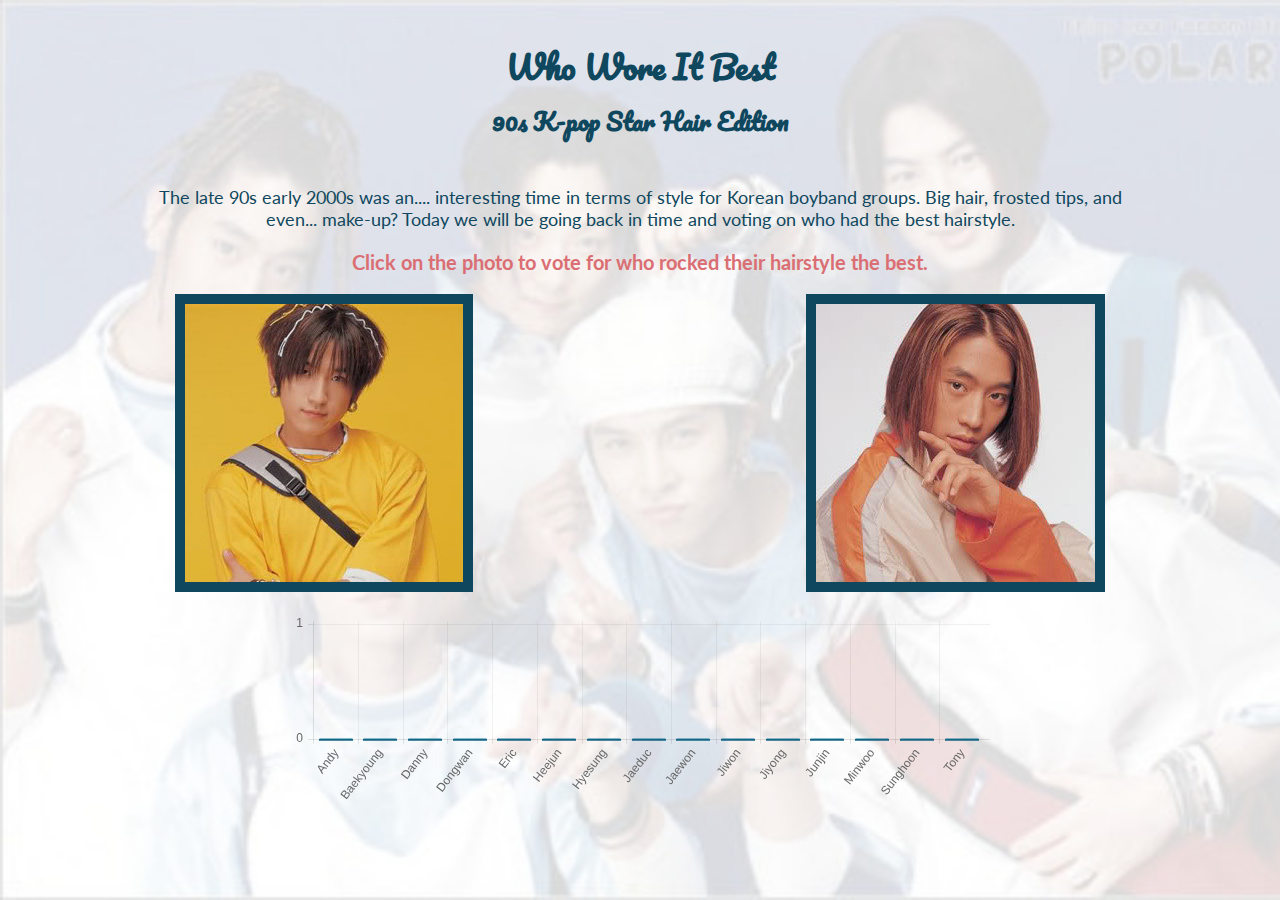
<file: index.html>
<html>
<head>
	<title>Who wore it best</title>
	<link href="style.css" type="text/css" rel="stylesheet" />
	<link href='https://fonts.googleapis.com/css?family=Pacifico' rel='stylesheet' type='text/css'>
	<link href='https://fonts.googleapis.com/css?family=Lato:400,700' rel='stylesheet' type='text/css'>
	<script src="chart.js"></script>
</head>

<body>
	<header><h1>Who Wore It Best</h1>
		<h2>90s K-pop Star Hair Edition</h2>
	</header>
	<main>
	<article class="intro">
		<p>The late 90s early 2000s was an.... interesting time in terms of style for Korean boyband groups. Big hair, frosted tips, and even... make-up? Today we will be going back in time and voting on who had the best hairstyle. <p class="vote">Click on the photo to vote for who rocked their hairstyle the best.</p>
		</p>
	</article>

	<article class="left photos">
		<img id ="left">
	</article>
		
	<article class="right photos">
		<img id="right">
	</article>
	
	<article class="chart"><canvas id="hairstyle" width="700" height="200"></canvas>
	</article>
	<script src="best.js"></script>
</main>
</body>
</html>
</file>
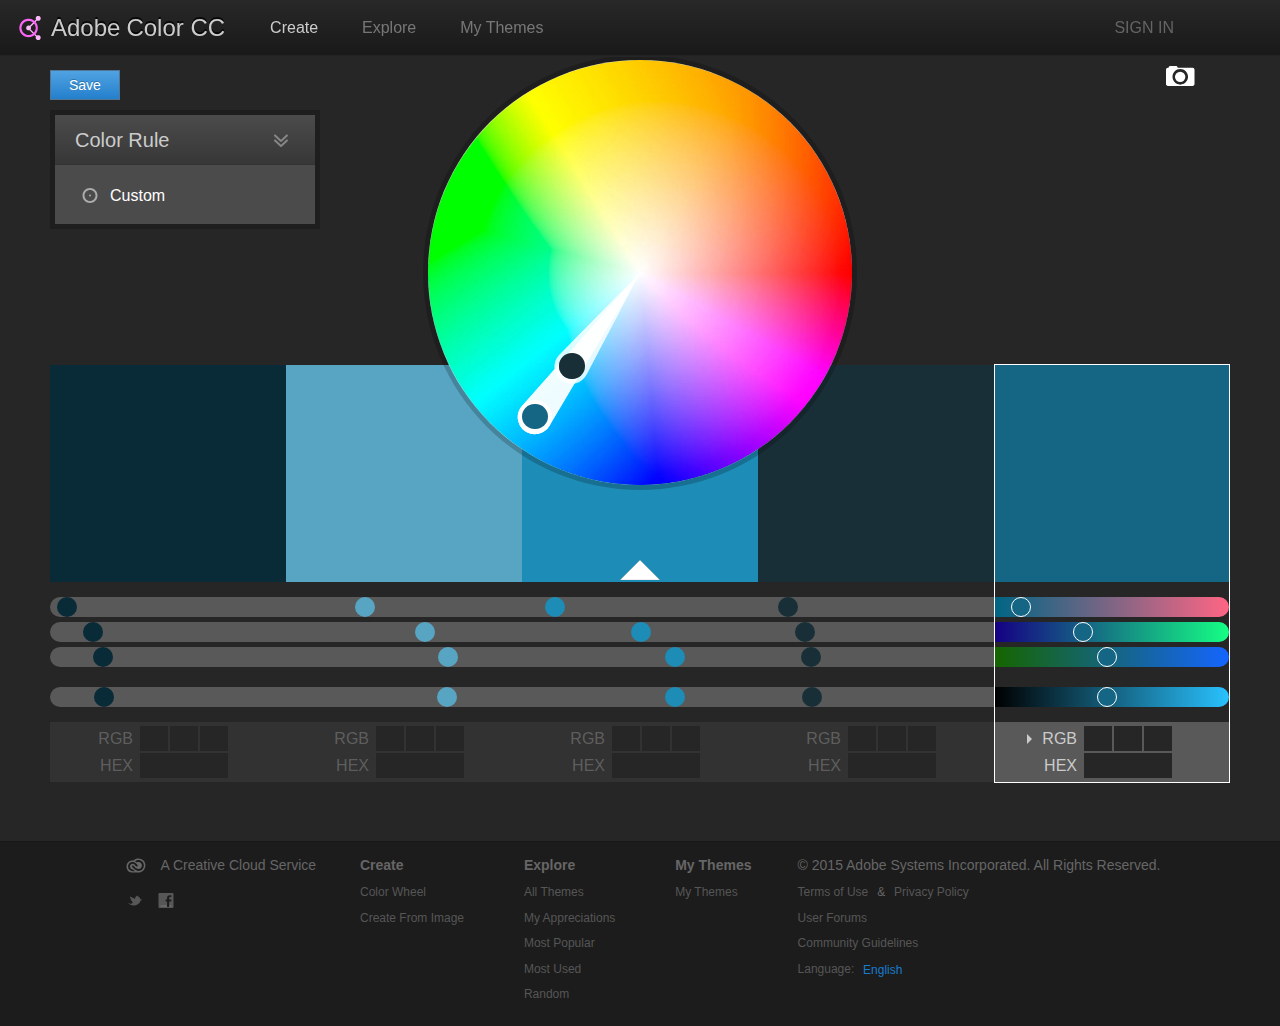
<file: img/Color wheel _ Color schemes - Adobe Color CC.html>
<!DOCTYPE html>
<!-- saved from url=(0315)https://color.adobe.com/Blue-Postbank-color-theme-6890120/edit/?copy=true&base=2&rule=Custom&selected=4&name=Copy%20of%20Blue%20Postbank&mode=rgb&rgbvalues=0.0343137,0.165033,0.215686,0.345544,0.647643,0.764706,0.114171,0.549109,0.717647,0.0981731,0.182867,0.215686,0.0823529,0.396078,0.517647&swatchOrder=0,1,2,3,4 -->
<html manifest="/app.manifest" class="macos wf-adobeclean-i4-active wf-adobeclean-n3-active wf-adobeclean-n4-active wf-adobeclean-n7-active wf-active editor" lang="en" style="background-color: rgb(38, 38, 38);"><head><meta http-equiv="Content-Type" content="text/html; charset=UTF-8"><script type="text/javascript" src="./Color wheel _ Color schemes - Adobe Color CC_files/event"></script><script type="text/javascript" src="./Color wheel _ Color schemes - Adobe Color CC_files/event(1)"></script><script type="text/javascript" src="./Color wheel _ Color schemes - Adobe Color CC_files/event(2)"></script><script type="text/javascript" src="./Color wheel _ Color schemes - Adobe Color CC_files/event(3)"></script><script type="text/javascript" src="./Color wheel _ Color schemes - Adobe Color CC_files/event(4)"></script><script type="text/javascript" src="./Color wheel _ Color schemes - Adobe Color CC_files/event(5)"></script><script type="text/javascript" src="./Color wheel _ Color schemes - Adobe Color CC_files/event(6)"></script><script type="text/javascript" src="./Color wheel _ Color schemes - Adobe Color CC_files/event(7)"></script><script type="text/javascript" src="./Color wheel _ Color schemes - Adobe Color CC_files/event(8)"></script><script type="text/javascript" src="./Color wheel _ Color schemes - Adobe Color CC_files/event(9)"></script><script type="text/javascript" src="./Color wheel _ Color schemes - Adobe Color CC_files/event(10)"></script><script type="text/javascript" src="./Color wheel _ Color schemes - Adobe Color CC_files/event(11)"></script><script type="text/javascript" src="./Color wheel _ Color schemes - Adobe Color CC_files/event(12)"></script><script type="text/javascript" src="./Color wheel _ Color schemes - Adobe Color CC_files/event(13)"></script><script type="text/javascript" src="./Color wheel _ Color schemes - Adobe Color CC_files/event(14)"></script><script type="text/javascript" src="./Color wheel _ Color schemes - Adobe Color CC_files/event(15)"></script><script type="text/javascript" src="./Color wheel _ Color schemes - Adobe Color CC_files/event(16)"></script><script type="text/javascript" src="./Color wheel _ Color schemes - Adobe Color CC_files/event(17)"></script><script type="text/javascript" src="./Color wheel _ Color schemes - Adobe Color CC_files/47e47f9274"></script><script type="text/javascript" src="./Color wheel _ Color schemes - Adobe Color CC_files/event(18)"></script><script src="./Color wheel _ Color schemes - Adobe Color CC_files/nr-768.min.js"></script><script src="./Color wheel _ Color schemes - Adobe Color CC_files/lin0jjb.js" type="text/javascript" async=""></script><script type="text/javascript" async="async">s_c_il[1].cdw=s_c_il[1].d.write;s_c_il[1].cdwb="";s_c_il[1].d.write=function(m){s_c_il[1].cdwb+=m};
var s_adbdtmstats; // set this globally

function trackAnalytics() {
  'use strict';

  /*
   ============== DO NOT ALTER ANYTHING BELOW THIS LINE ! ===============

  AppMeasurement for JavaScript version: 1.4.3
  Copyright 1996-2013 Adobe, Inc. All Rights Reserved
  More info available at http://www.omniture.com
  */
  function AppMeasurement(){var a=this;a.version="1.4.3";var n=window;n.s_c_in||(n.s_c_il=[],n.s_c_in=0);a._il=n.s_c_il;a._in=n.s_c_in;a._il[a._in]=a;n.s_c_in++;a._c="s_c";var q=n.Bb;q||(q=null);var r=n,p,u;try{for(p=r.parent,u=r.location;p&&p.location&&u&&""+p.location!=""+u&&r.location&&""+p.location!=""+r.location&&p.location.host==u.host;)r=p,p=r.parent}catch(x){}a.qb=function(a){try{console.log(a)}catch(b){}};a.Fa=function(a){return""+parseInt(a)==""+a};a.replace=function(a,b,d){return!a||0>a.indexOf(b)?
  a:a.split(b).join(d)};a.escape=function(c){var b,d;if(!c)return c;c=encodeURIComponent(c);for(b=0;7>b;b++)d="+~!*()'".substring(b,b+1),0<=c.indexOf(d)&&(c=a.replace(c,d,"%"+d.charCodeAt(0).toString(16).toUpperCase()));return c};a.unescape=function(c){if(!c)return c;c=0<=c.indexOf("+")?a.replace(c,"+"," "):c;try{return decodeURIComponent(c)}catch(b){}return unescape(c)};a.hb=function(){var c=n.location.hostname,b=a.fpCookieDomainPeriods,d;b||(b=a.cookieDomainPeriods);if(c&&!a.cookieDomain&&!/^[0-9.]+$/.test(c)&&
  (b=b?parseInt(b):2,b=2<b?b:2,d=c.lastIndexOf("."),0<=d)){for(;0<=d&&1<b;)d=c.lastIndexOf(".",d-1),b--;a.cookieDomain=0<d?c.substring(d):c}return a.cookieDomain};a.c_r=a.cookieRead=function(c){c=a.escape(c);var b=" "+a.d.cookie,d=b.indexOf(" "+c+"="),f=0>d?d:b.indexOf(";",d);c=0>d?"":a.unescape(b.substring(d+2+c.length,0>f?b.length:f));return"[[B]]"!=c?c:""};a.c_w=a.cookieWrite=function(c,b,d){var f=a.hb(),e=a.cookieLifetime,g;b=""+b;e=e?(""+e).toUpperCase():"";d&&"SESSION"!=e&&"NONE"!=e&&((g=""!=
  b?parseInt(e?e:0):-60)?(d=new Date,d.setTime(d.getTime()+1E3*g)):1==d&&(d=new Date,g=d.getYear(),d.setYear(g+5+(1900>g?1900:0))));return c&&"NONE"!=e?(a.d.cookie=c+"="+a.escape(""!=b?b:"[[B]]")+"; path=/;"+(d&&"SESSION"!=e?" expires="+d.toGMTString()+";":"")+(f?" domain="+f+";":""),a.cookieRead(c)==b):0};a.H=[];a.da=function(c,b,d){if(a.ya)return 0;a.maxDelay||(a.maxDelay=250);var f=0,e=(new Date).getTime()+a.maxDelay,g=a.d.visibilityState,k=["webkitvisibilitychange","visibilitychange"];g||(g=a.d.webkitVisibilityState);
  if(g&&"prerender"==g){if(!a.ea)for(a.ea=1,d=0;d<k.length;d++)a.d.addEventListener(k[d],function(){var c=a.d.visibilityState;c||(c=a.d.webkitVisibilityState);"visible"==c&&(a.ea=0,a.delayReady())});f=1;e=0}else d||a.l("_d")&&(f=1);f&&(a.H.push({m:c,a:b,t:e}),a.ea||setTimeout(a.delayReady,a.maxDelay));return f};a.delayReady=function(){var c=(new Date).getTime(),b=0,d;for(a.l("_d")?b=1:a.qa();0<a.H.length;){d=a.H.shift();if(b&&!d.t&&d.t>c){a.H.unshift(d);setTimeout(a.delayReady,parseInt(a.maxDelay/2));
  break}a.ya=1;a[d.m].apply(a,d.a);a.ya=0}};a.setAccount=a.sa=function(c){var b,d;if(!a.da("setAccount",arguments))if(a.account=c,a.allAccounts)for(b=a.allAccounts.concat(c.split(",")),a.allAccounts=[],b.sort(),d=0;d<b.length;d++)0!=d&&b[d-1]==b[d]||a.allAccounts.push(b[d]);else a.allAccounts=c.split(",")};a.foreachVar=function(c,b){var d,f,e,g,k="";e=f="";if(a.lightProfileID)d=a.L,(k=a.lightTrackVars)&&(k=","+k+","+a.ja.join(",")+",");else{d=a.c;if(a.pe||a.linkType)k=a.linkTrackVars,f=a.linkTrackEvents,
  a.pe&&(e=a.pe.substring(0,1).toUpperCase()+a.pe.substring(1),a[e]&&(k=a[e].Ab,f=a[e].zb));k&&(k=","+k+","+a.C.join(",")+",");f&&k&&(k+=",events,")}b&&(b=","+b+",");for(f=0;f<d.length;f++)e=d[f],(g=a[e])&&(!k||0<=k.indexOf(","+e+","))&&(!b||0<=b.indexOf(","+e+","))&&c(e,g)};a.N=function(c,b,d,f,e){var g="",k,m,n,y,p=0;"contextData"==c&&(c="c");if(b){for(k in b)if(!(Object.prototype[k]||e&&k.substring(0,e.length)!=e)&&b[k]&&(!d||0<=d.indexOf(","+(f?f+".":"")+k+","))){n=!1;if(p)for(m=0;m<p.length;m++)k.substring(0,
  p[m].length)==p[m]&&(n=!0);if(!n&&(""==g&&(g+="&"+c+"."),m=b[k],e&&(k=k.substring(e.length)),0<k.length))if(n=k.indexOf("."),0<n)m=k.substring(0,n),n=(e?e:"")+m+".",p||(p=[]),p.push(n),g+=a.N(m,b,d,f,n);else if("boolean"==typeof m&&(m=m?"true":"false"),m){if("retrieveLightData"==f&&0>e.indexOf(".contextData."))switch(n=k.substring(0,4),y=k.substring(4),k){case "transactionID":k="xact";break;case "channel":k="ch";break;case "campaign":k="v0";break;default:a.Fa(y)&&("prop"==n?k="c"+y:"eVar"==n?k="v"+
  y:"list"==n?k="l"+y:"hier"==n&&(k="h"+y,m=m.substring(0,255)))}g+="&"+a.escape(k)+"="+a.escape(m)}}""!=g&&(g+="&."+c)}return g};a.jb=function(){var c="",b,d,f,e,g,k,m,n,p="",t="",q=d="";if(a.lightProfileID)b=a.L,(p=a.lightTrackVars)&&(p=","+p+","+a.ja.join(",")+",");else{b=a.c;if(a.pe||a.linkType)p=a.linkTrackVars,t=a.linkTrackEvents,a.pe&&(d=a.pe.substring(0,1).toUpperCase()+a.pe.substring(1),a[d]&&(p=a[d].Ab,t=a[d].zb));p&&(p=","+p+","+a.C.join(",")+",");t&&(t=","+t+",",p&&(p+=",events,"));a.events2&&
  (q+=(""!=q?",":"")+a.events2)}a.AudienceManagement&&a.AudienceManagement.isReady()&&(c+=a.N("d",a.AudienceManagement.getEventCallConfigParams()));for(d=0;d<b.length;d++){e=b[d];g=a[e];f=e.substring(0,4);k=e.substring(4);!g&&"events"==e&&q&&(g=q,q="");if(g&&(!p||0<=p.indexOf(","+e+","))){switch(e){case "supplementalDataID":e="sdid";break;case "timestamp":e="ts";break;case "dynamicVariablePrefix":e="D";break;case "visitorID":e="vid";break;case "marketingCloudVisitorID":e="mid";break;case "analyticsVisitorID":e=
  "aid";break;case "audienceManagerLocationHint":e="aamlh";break;case "audienceManagerBlob":e="aamb";break;case "authState":e="as";break;case "pageURL":e="g";255<g.length&&(a.pageURLRest=g.substring(255),g=g.substring(0,255));break;case "pageURLRest":e="-g";break;case "referrer":e="r";break;case "vmk":case "visitorMigrationKey":e="vmt";break;case "visitorMigrationServer":e="vmf";a.ssl&&a.visitorMigrationServerSecure&&(g="");break;case "visitorMigrationServerSecure":e="vmf";!a.ssl&&a.visitorMigrationServer&&
  (g="");break;case "charSet":e="ce";break;case "visitorNamespace":e="ns";break;case "cookieDomainPeriods":e="cdp";break;case "cookieLifetime":e="cl";break;case "variableProvider":e="vvp";break;case "currencyCode":e="cc";break;case "channel":e="ch";break;case "transactionID":e="xact";break;case "campaign":e="v0";break;case "latitude":e="lat";break;case "longitude":e="lon";break;case "resolution":e="s";break;case "colorDepth":e="c";break;case "javascriptVersion":e="j";break;case "javaEnabled":e="v";
  break;case "cookiesEnabled":e="k";break;case "browserWidth":e="bw";break;case "browserHeight":e="bh";break;case "connectionType":e="ct";break;case "homepage":e="hp";break;case "events":q&&(g+=(""!=g?",":"")+q);if(t)for(k=g.split(","),g="",f=0;f<k.length;f++)m=k[f],n=m.indexOf("="),0<=n&&(m=m.substring(0,n)),n=m.indexOf(":"),0<=n&&(m=m.substring(0,n)),0<=t.indexOf(","+m+",")&&(g+=(g?",":"")+k[f]);break;case "events2":g="";break;case "contextData":c+=a.N("c",a[e],p,e);g="";break;case "lightProfileID":e=
  "mtp";break;case "lightStoreForSeconds":e="mtss";a.lightProfileID||(g="");break;case "lightIncrementBy":e="mti";a.lightProfileID||(g="");break;case "retrieveLightProfiles":e="mtsr";break;case "deleteLightProfiles":e="mtsd";break;case "retrieveLightData":a.retrieveLightProfiles&&(c+=a.N("mts",a[e],p,e));g="";break;default:a.Fa(k)&&("prop"==f?e="c"+k:"eVar"==f?e="v"+k:"list"==f?e="l"+k:"hier"==f&&(e="h"+k,g=g.substring(0,255)))}g&&(c+="&"+e+"="+("pev"!=e.substring(0,3)?a.escape(g):g))}"pev3"==e&&a.e&&
  (c+=a.e)}return c};a.B=function(a){var b=a.tagName;if("undefined"!=""+a.Eb||"undefined"!=""+a.ub&&"HTML"!=(""+a.ub).toUpperCase())return"";b=b&&b.toUpperCase?b.toUpperCase():"";"SHAPE"==b&&(b="");b&&(("INPUT"==b||"BUTTON"==b)&&a.type&&a.type.toUpperCase?b=a.type.toUpperCase():!b&&a.href&&(b="A"));return b};a.Aa=function(a){var b=a.href?a.href:"",d,f,e;d=b.indexOf(":");f=b.indexOf("?");e=b.indexOf("/");b&&(0>d||0<=f&&d>f||0<=e&&d>e)&&(f=a.protocol&&1<a.protocol.length?a.protocol:l.protocol?l.protocol:
  "",d=l.pathname.lastIndexOf("/"),b=(f?f+"//":"")+(a.host?a.host:l.host?l.host:"")+("/"!=h.substring(0,1)?l.pathname.substring(0,0>d?0:d)+"/":"")+b);return b};a.I=function(c){var b=a.B(c),d,f,e="",g=0;return b&&(d=c.protocol,f=c.onclick,!c.href||"A"!=b&&"AREA"!=b||f&&d&&!(0>d.toLowerCase().indexOf("javascript"))?f?(e=a.replace(a.replace(a.replace(a.replace(""+f,"\r",""),"\n",""),"\t","")," ",""),g=2):"INPUT"==b||"SUBMIT"==b?(c.value?e=c.value:c.innerText?e=c.innerText:c.textContent&&(e=c.textContent),
  g=3):c.src&&"IMAGE"==b&&(e=c.src):e=a.Aa(c),e)?{id:e.substring(0,100),type:g}:0};a.Cb=function(c){for(var b=a.B(c),d=a.I(c);c&&!d&&"BODY"!=b;)if(c=c.parentElement?c.parentElement:c.parentNode)b=a.B(c),d=a.I(c);d&&"BODY"!=b||(c=0);c&&(b=c.onclick?""+c.onclick:"",0<=b.indexOf(".tl(")||0<=b.indexOf(".trackLink("))&&(c=0);return c};a.tb=function(){var c,b,d=a.linkObject,f=a.linkType,e=a.linkURL,g,k;a.ka=1;d||(a.ka=0,d=a.clickObject);if(d){c=a.B(d);for(b=a.I(d);d&&!b&&"BODY"!=c;)if(d=d.parentElement?d.parentElement:
  d.parentNode)c=a.B(d),b=a.I(d);b&&"BODY"!=c||(d=0);if(d){var m=d.onclick?""+d.onclick:"";if(0<=m.indexOf(".tl(")||0<=m.indexOf(".trackLink("))d=0}}else a.ka=1;!e&&d&&(e=a.Aa(d));e&&!a.linkLeaveQueryString&&(g=e.indexOf("?"),0<=g&&(e=e.substring(0,g)));if(!f&&e){var p=0,q=0,t;if(a.trackDownloadLinks&&a.linkDownloadFileTypes)for(m=e.toLowerCase(),g=m.indexOf("?"),k=m.indexOf("#"),0<=g?0<=k&&k<g&&(g=k):g=k,0<=g&&(m=m.substring(0,g)),g=a.linkDownloadFileTypes.toLowerCase().split(","),k=0;k<g.length;k++)(t=
  g[k])&&m.substring(m.length-(t.length+1))=="."+t&&(f="d");if(a.trackExternalLinks&&!f&&(m=e.toLowerCase(),a.Ea(m)&&(a.linkInternalFilters||(a.linkInternalFilters=n.location.hostname),g=0,a.linkExternalFilters?(g=a.linkExternalFilters.toLowerCase().split(","),p=1):a.linkInternalFilters&&(g=a.linkInternalFilters.toLowerCase().split(",")),g))){for(k=0;k<g.length;k++)t=g[k],0<=m.indexOf(t)&&(q=1);q?p&&(f="e"):p||(f="e")}}a.linkObject=d;a.linkURL=e;a.linkType=f;if(a.trackClickMap||a.trackInlineStats)a.e=
  "",d&&(f=a.pageName,e=1,d=d.sourceIndex,f||(f=a.pageURL,e=0),n.s_objectID&&(b.id=n.s_objectID,d=b.type=1),f&&b&&b.id&&c&&(a.e="&pid="+a.escape(f.substring(0,255))+(e?"&pidt="+e:"")+"&oid="+a.escape(b.id.substring(0,100))+(b.type?"&oidt="+b.type:"")+"&ot="+c+(d?"&oi="+d:"")))};a.kb=function(){var c=a.ka,b=a.linkType,d=a.linkURL,f=a.linkName;b&&(d||f)&&(b=b.toLowerCase(),"d"!=b&&"e"!=b&&(b="o"),a.pe="lnk_"+b,a.pev1=d?a.escape(d):"",a.pev2=f?a.escape(f):"",c=1);a.abort&&(c=0);if(a.trackClickMap||a.trackInlineStats){var b=
  {},d=0,e=a.cookieRead("s_sq"),g=e?e.split("&"):0,k,m,n,e=0;if(g)for(k=0;k<g.length;k++)m=g[k].split("="),f=a.unescape(m[0]).split(","),m=a.unescape(m[1]),b[m]=f;f=a.account.split(",");if(c||a.e){c&&!a.e&&(e=1);for(m in b)if(!Object.prototype[m])for(k=0;k<f.length;k++)for(e&&(n=b[m].join(","),n==a.account&&(a.e+=("&"!=m.charAt(0)?"&":"")+m,b[m]=[],d=1)),g=0;g<b[m].length;g++)n=b[m][g],n==f[k]&&(e&&(a.e+="&u="+a.escape(n)+("&"!=m.charAt(0)?"&":"")+m+"&u=0"),b[m].splice(g,1),d=1);c||(d=1);if(d){e="";
  k=2;!c&&a.e&&(e=a.escape(f.join(","))+"="+a.escape(a.e),k=1);for(m in b)!Object.prototype[m]&&0<k&&0<b[m].length&&(e+=(e?"&":"")+a.escape(b[m].join(","))+"="+a.escape(m),k--);a.cookieWrite("s_sq",e)}}}return c};a.lb=function(){if(!a.yb){var c=new Date,b=r.location,d,f,e=f=d="",g="",k="",m="1.2",n=a.cookieWrite("s_cc","true",0)?"Y":"N",p="",q="";if(c.setUTCDate&&(m="1.3",(0).toPrecision&&(m="1.5",c=[],c.forEach))){m="1.6";f=0;d={};try{f=new Iterator(d),f.next&&(m="1.7",c.reduce&&(m="1.8",m.trim&&(m=
  "1.8.1",Date.parse&&(m="1.8.2",Object.create&&(m="1.8.5")))))}catch(s){}}d=screen.width+"x"+screen.height;e=navigator.javaEnabled()?"Y":"N";f=screen.pixelDepth?screen.pixelDepth:screen.colorDepth;g=a.w.innerWidth?a.w.innerWidth:a.d.documentElement.offsetWidth;k=a.w.innerHeight?a.w.innerHeight:a.d.documentElement.offsetHeight;try{a.b.addBehavior("#default#homePage"),p=a.b.Db(b)?"Y":"N"}catch(u){}try{a.b.addBehavior("#default#clientCaps"),q=a.b.connectionType}catch(w){}a.resolution=d;a.colorDepth=f;
  a.javascriptVersion=m;a.javaEnabled=e;a.cookiesEnabled=n;a.browserWidth=g;a.browserHeight=k;a.connectionType=q;a.homepage=p;a.yb=1}};a.M={};a.loadModule=function(c,b){var d=a.M[c];if(!d){d=n["AppMeasurement_Module_"+c]?new n["AppMeasurement_Module_"+c](a):{};a.M[c]=a[c]=d;d.Ta=function(){return d.Wa};d.Xa=function(b){if(d.Wa=b)a[c+"_onLoad"]=b,a.da(c+"_onLoad",[a,d],1)||b(a,d)};try{Object.defineProperty?Object.defineProperty(d,"onLoad",{get:d.Ta,set:d.Xa}):d._olc=1}catch(f){d._olc=1}}b&&(a[c+"_onLoad"]=
  b,a.da(c+"_onLoad",[a,d],1)||b(a,d))};a.l=function(c){var b,d;for(b in a.M)if(!Object.prototype[b]&&(d=a.M[b])&&(d._olc&&d.onLoad&&(d._olc=0,d.onLoad(a,d)),d[c]&&d[c]()))return 1;return 0};a.ob=function(){var c=Math.floor(1E13*Math.random()),b=a.visitorSampling,d=a.visitorSamplingGroup,d="s_vsn_"+(a.visitorNamespace?a.visitorNamespace:a.account)+(d?"_"+d:""),f=a.cookieRead(d);if(b){f&&(f=parseInt(f));if(!f){if(!a.cookieWrite(d,c))return 0;f=c}if(f%1E4>v)return 0}return 1};a.P=function(c,b){var d,
  f,e,g,k,m;for(d=0;2>d;d++)for(f=0<d?a.ra:a.c,e=0;e<f.length;e++)if(g=f[e],(k=c[g])||c["!"+g]){if(!b&&("contextData"==g||"retrieveLightData"==g)&&a[g])for(m in a[g])k[m]||(k[m]=a[g][m]);a[g]=k}};a.Ma=function(c,b){var d,f,e,g;for(d=0;2>d;d++)for(f=0<d?a.ra:a.c,e=0;e<f.length;e++)g=f[e],c[g]=a[g],b||c[g]||(c["!"+g]=1)};a.gb=function(a){var b,d,f,e,g,k=0,m,n="",p="";if(a&&255<a.length&&(b=""+a,d=b.indexOf("?"),0<d&&(m=b.substring(d+1),b=b.substring(0,d),e=b.toLowerCase(),f=0,"http://"==e.substring(0,
  7)?f+=7:"https://"==e.substring(0,8)&&(f+=8),d=e.indexOf("/",f),0<d&&(e=e.substring(f,d),g=b.substring(d),b=b.substring(0,d),0<=e.indexOf("google")?k=",q,ie,start,search_key,word,kw,cd,":0<=e.indexOf("yahoo.co")&&(k=",p,ei,"),k&&m)))){if((a=m.split("&"))&&1<a.length){for(f=0;f<a.length;f++)e=a[f],d=e.indexOf("="),0<d&&0<=k.indexOf(","+e.substring(0,d)+",")?n+=(n?"&":"")+e:p+=(p?"&":"")+e;n&&p?m=n+"&"+p:p=""}d=253-(m.length-p.length)-b.length;a=b+(0<d?g.substring(0,d):"")+"?"+m}return a};a.Sa=function(c){var b=
  a.d.visibilityState,d=["webkitvisibilitychange","visibilitychange"];b||(b=a.d.webkitVisibilityState);if(b&&"prerender"==b){if(c)for(b=0;b<d.length;b++)a.d.addEventListener(d[b],function(){var b=a.d.visibilityState;b||(b=a.d.webkitVisibilityState);"visible"==b&&c()});return!1}return!0};a.aa=!1;a.F=!1;a.Ya=function(){a.F=!0;a.i()};a.Y=!1;a.T=!1;a.Va=function(c){a.marketingCloudVisitorID=c;a.T=!0;a.i()};a.V=!1;a.Q=!1;a.Oa=function(c){a.analyticsVisitorID=c;a.Q=!0;a.i()};a.X=!1;a.S=!1;a.Qa=function(c){a.audienceManagerLocationHint=
  c;a.S=!0;a.i()};a.W=!1;a.R=!1;a.Pa=function(c){a.audienceManagerBlob=c;a.R=!0;a.i()};a.Ra=function(c){a.maxDelay||(a.maxDelay=250);return a.l("_d")?(c&&setTimeout(function(){c()},a.maxDelay),!1):!0};a.Z=!1;a.D=!1;a.qa=function(){a.D=!0;a.i()};a.isReadyToTrack=function(){var c=!0,b=a.visitor;a.aa||a.F||(a.Sa(a.Ya)?a.F=!0:a.aa=!0);if(a.aa&&!a.F)return!1;b&&b.isAllowed()&&(a.Y||a.marketingCloudVisitorID||!b.getMarketingCloudVisitorID||(a.Y=!0,a.marketingCloudVisitorID=b.getMarketingCloudVisitorID([a,
  a.Va]),a.marketingCloudVisitorID&&(a.T=!0)),a.V||a.analyticsVisitorID||!b.getAnalyticsVisitorID||(a.V=!0,a.analyticsVisitorID=b.getAnalyticsVisitorID([a,a.Oa]),a.analyticsVisitorID&&(a.Q=!0)),a.X||a.audienceManagerLocationHint||!b.getAudienceManagerLocationHint||(a.X=!0,a.audienceManagerLocationHint=b.getAudienceManagerLocationHint([a,a.Qa]),a.audienceManagerLocationHint&&(a.S=!0)),a.W||a.audienceManagerBlob||!b.getAudienceManagerBlob||(a.W=!0,a.audienceManagerBlob=b.getAudienceManagerBlob([a,a.Pa]),
  a.audienceManagerBlob&&(a.R=!0)),a.Y&&!a.T&&!a.marketingCloudVisitorID||a.V&&!a.Q&&!a.analyticsVisitorID||a.X&&!a.S&&!a.audienceManagerLocationHint||a.W&&!a.R&&!a.audienceManagerBlob)&&(c=!1);a.Z||a.D||(a.Ra(a.qa)?a.D=!0:a.Z=!0);a.Z&&!a.D&&(c=!1);return c};a.k=q;a.q=0;a.callbackWhenReadyToTrack=function(c,b,d){var f;f={};f.bb=c;f.ab=b;f.Za=d;a.k==q&&(a.k=[]);a.k.push(f);0==a.q&&(a.q=setInterval(a.i,100))};a.i=function(){var c;if(a.isReadyToTrack()&&(a.q&&(clearInterval(a.q),a.q=0),a.k!=q))for(;0<
  a.k.length;)c=a.k.shift(),c.ab.apply(c.bb,c.Za)};a.Ua=function(c){var b,d,f=q,e=q;if(!a.isReadyToTrack()){b=[];if(c!=q)for(d in f={},c)f[d]=c[d];e={};a.Ma(e,!0);b.push(f);b.push(e);a.callbackWhenReadyToTrack(a,a.track,b);return!0}return!1};a.ib=function(){var c=a.cookieRead("s_fid"),b="",d="",f;f=8;var e=4;if(!c||0>c.indexOf("-")){for(c=0;16>c;c++)f=Math.floor(Math.random()*f),b+="0123456789ABCDEF".substring(f,f+1),f=Math.floor(Math.random()*e),d+="0123456789ABCDEF".substring(f,f+1),f=e=16;c=b+"-"+
  d}a.cookieWrite("s_fid",c,1)||(c=0);return c};a.t=a.track=function(c,b){var d,f=new Date,e="s"+Math.floor(f.getTime()/108E5)%10+Math.floor(1E13*Math.random()),g=f.getYear(),g="t="+a.escape(f.getDate()+"/"+f.getMonth()+"/"+(1900>g?g+1900:g)+" "+f.getHours()+":"+f.getMinutes()+":"+f.getSeconds()+" "+f.getDay()+" "+f.getTimezoneOffset()),k;a.visitor&&(a.visitor.getAuthState&&(a.authState=a.visitor.getAuthState()),!a.supplementalDataID&&a.visitor.getSupplementalDataID&&(a.supplementalDataID=a.visitor.getSupplementalDataID("AppMeasurement:"+
  a._in,a.expectSupplementalData?!1:!0)));a.l("_s");a.Ua(c)||(b&&a.P(b),c&&(d={},a.Ma(d,0),a.P(c)),a.ob()&&(a.analyticsVisitorID||a.marketingCloudVisitorID||(a.fid=a.ib()),a.tb(),a.usePlugins&&a.doPlugins&&a.doPlugins(a),a.account&&(a.abort||(a.trackOffline&&!a.timestamp&&(a.timestamp=Math.floor(f.getTime()/1E3)),f=n.location,a.pageURL||(a.pageURL=f.href?f.href:f),a.referrer||a.Na||(a.referrer=r.document.referrer),a.Na=1,a.referrer=a.gb(a.referrer),a.l("_g")),a.kb()&&!a.abort&&(a.lb(),g+=a.jb(),k=a.sb(e,
  g),a.l("_t"),a.referrer=""))),c&&a.P(d,1));a.abort=a.supplementalDataID=a.timestamp=a.pageURLRest=a.linkObject=a.clickObject=a.linkURL=a.linkName=a.linkType=n.s_objectID=a.pe=a.pev1=a.pev2=a.pev3=a.e=a.O=0;return k};a.tl=a.trackLink=function(c,b,d,f,e){a.linkObject=c;a.linkType=b;a.linkName=d;e&&(a.j=c,a.A=e);return a.track(f)};a.t_s=a.trackSync=function(c,b,d){a.O=1;a.Ka="number"===typeof d?d:500;return a.track(c,b)};a.tl_s=a.trackLinkSync=function(c,b,d,f,e,g){a.O=1;a.Ka="number"===typeof g?g:500;
  return a.trackLink(c,b,d,f,e)};a.trackLight=function(c,b,d,f){a.lightProfileID=c;a.lightStoreForSeconds=b;a.lightIncrementBy=d;return a.track(f)};a.clearVars=function(){var c,b;for(c=0;c<a.c.length;c++)if(b=a.c[c],"prop"==b.substring(0,4)||"eVar"==b.substring(0,4)||"hier"==b.substring(0,4)||"list"==b.substring(0,4)||"channel"==b||"events"==b||"eventList"==b||"products"==b||"productList"==b||"purchaseID"==b||"transactionID"==b||"state"==b||"zip"==b||"campaign"==b)a[b]=void 0};a.getTrackingServer=function(){var c=
  a.trackingServer,b="",d=a.dc,f="sc.",e=a.visitorNamespace;c?a.trackingServerSecure&&a.ssl&&(c=a.trackingServerSecure):(e||(e=a.account,c=e.indexOf(","),0<=c&&(e=e.substring(0,c)),e=e.replace(/[^A-Za-z0-9]/g,"")),b||(b="2o7.net"),d=d?(""+d).toLowerCase():"d1","2o7.net"==b&&("d1"==d?d="112":"d2"==d&&(d="122"),f=""),c=e+"."+d+"."+f+b);return c};a.tagContainerMarker="";a.Ca=function(c,b){var d=a.account,f=a.mobile?"5.":"",e=a.AudienceManagement&&a.AudienceManagement.isReady();return"/b/ss/"+d+"/"+f+(b?
  b:e?"10":"1")+"/JS-"+a.version+(a.xb?"T":"")+(a.tagContainerMarker?"-"+a.tagContainerMarker:"")+"/"+c};a.wait=function(a){for(a=(new Date).getTime()+a;(new Date).getTime()<a;);};a.sb=function(c,b){var d=a.ssl?"https://":"http://",f=a.getTrackingServer(),e=a.Ca(c),g=a.AudienceManagement&&a.AudienceManagement.isReady(),e=d+f+e+("?AQB=1&ndh=1&pf=1&"+(g?"callback=s_c_il["+a._in+"].AudienceManagement.passData&":"")+b+"&AQE=1"),k,m,p,q,r=0,s,u,w;if(a.O)if(m=a.c_r("s_vi"),(p=a.U()||m)&&"undefined"!==typeof XMLHttpRequest&&
  (w=new XMLHttpRequest)&&"withCredentials"in w){a.U()?m="":(m&&(m=m.split("|"),1<m.length&&0<=m[0].indexOf("v1")&&(k=m[1],m=k.indexOf("["),0<=m&&(k=k.substring(0,m)),k&&k.match(/^[0-9a-fA-F\-]+$/)||(k=0))),m="&aid="+k);k=a.Ca(c,"10");m="AQB=1&ndh=1&pf=1"+m+"&"+b+"&AQE=1";q=p=d+f+k+"?"+m;s="GET";u=null;2047<p.length&&(q=d+f+k,s="POST",u=m);try{a.ia=a.o();a.xa=p;a.wa=n["s_i_"+a.replace(a.account,",","_")]=w;w.open(s,q,!1);w.send(u);if(200==w.status&&""!==w.responseText){a.p=0;if(g&&a.u)try{a.AudienceManagement.passData(a.r(w.responseText))}catch(x){}return a.u?
  a.r(w.responseText):w.responseText}r=1}catch(z){r=1}}else r=1;a.eb(e);a.fa();a.O&&r&&a.wait(a.Ka);return""};a.eb=function(c){a.g||a.mb();a.g.push(c);a.ha=a.o();a.La()};a.mb=function(){a.g=a.pb();a.g||(a.g=[])};a.pb=function(){var c,b;if(a.na()){try{(b=n.localStorage.getItem(a.la()))&&(c=n.JSON.parse(b))}catch(d){}return c}};a.na=function(){var c=!0;a.trackOffline&&a.offlineFilename&&n.localStorage&&n.JSON||(c=!1);return c};a.Ba=function(){var c=0;a.g&&(c=a.g.length);a.p&&c++;return c};a.fa=function(){if(!a.p)if(a.Da=
  q,a.ma)a.ha>a.K&&a.Ia(a.g),a.pa(500);else{var c=a.$a();if(0<c)a.pa(c);else if(c=a.za())a.p=1,a.rb(c),a.vb(c)}};a.pa=function(c){a.Da||(c||(c=0),a.Da=setTimeout(a.fa,c))};a.$a=function(){var c;if(!a.trackOffline||0>=a.offlineThrottleDelay)return 0;c=a.o()-a.ia;return a.offlineThrottleDelay<c?0:a.offlineThrottleDelay-c};a.za=function(){if(0<a.g.length)return a.g.shift()};a.rb=function(c){if(a.debugTracking){var b="AppMeasurement Debug: "+c;c=c.split("&");var d;for(d=0;d<c.length;d++)b+="\n\t"+a.unescape(c[d]);
  a.qb(b)}};a.U=function(){return a.marketingCloudVisitorID||a.analyticsVisitorID};a.u=!1;var s;try{s=JSON.parse('{"x":"y"}')}catch(z){s=null}s&&"y"==s.x?(a.u=!0,a.r=function(a){return JSON.parse(a)}):n.$&&n.$.parseJSON?(a.r=function(a){return n.$.parseJSON(a)},a.u=!0):a.r=function(){return null};a.vb=function(c){var b,d,f;a.U()&&2047<c.length&&("undefined"!=typeof XMLHttpRequest&&(b=new XMLHttpRequest,"withCredentials"in b?d=1:b=0),b||"undefined"==typeof XDomainRequest||(b=new XDomainRequest,d=2),
  b&&a.AudienceManagement&&a.AudienceManagement.isReady()&&(a.u?b.ta=!0:b=0));!b&&a.nb&&(c=c.substring(0,2047));!b&&a.d.createElement&&a.AudienceManagement&&a.AudienceManagement.isReady()&&(b=a.d.createElement("SCRIPT"))&&"async"in b&&((f=(f=a.d.getElementsByTagName("HEAD"))&&f[0]?f[0]:a.d.body)?(b.type="text/javascript",b.setAttribute("async","async"),d=3):b=0);b||(b=new Image,b.alt="");b.va=function(){try{a.oa&&(clearTimeout(a.oa),a.oa=0),b.timeout&&(clearTimeout(b.timeout),b.timeout=0)}catch(c){}};
  b.onload=b.wb=function(){b.va();a.cb();a.ba();a.p=0;a.fa();if(b.ta){b.ta=!1;try{var c=a.r(b.responseText);AudienceManagement.passData(c)}catch(d){}}};b.onabort=b.onerror=b.fb=function(){b.va();(a.trackOffline||a.ma)&&a.p&&a.g.unshift(a.xa);a.p=0;a.ha>a.K&&a.Ia(a.g);a.ba();a.pa(500)};b.onreadystatechange=function(){4==b.readyState&&(200==b.status?b.wb():b.fb())};a.ia=a.o();if(1==d||2==d){var e=c.indexOf("?");f=c.substring(0,e);e=c.substring(e+1);e=e.replace(/&callback=[a-zA-Z0-9_.\[\]]+/,"");1==d?
  (b.open("POST",f,!0),b.send(e)):2==d&&(b.open("POST",f),b.send(e))}else if(b.src=c,3==d){if(a.Ga)try{f.removeChild(a.Ga)}catch(g){}f.firstChild?f.insertBefore(b,f.firstChild):f.appendChild(b);a.Ga=a.wa}b.abort&&(a.oa=setTimeout(b.abort,5E3));a.xa=c;a.wa=n["s_i_"+a.replace(a.account,",","_")]=b;if(a.useForcedLinkTracking&&a.G||a.A)a.forcedLinkTrackingTimeout||(a.forcedLinkTrackingTimeout=250),a.ca=setTimeout(a.ba,a.forcedLinkTrackingTimeout)};a.cb=function(){if(a.na()&&!(a.Ha>a.K))try{n.localStorage.removeItem(a.la()),
  a.Ha=a.o()}catch(c){}};a.Ia=function(c){if(a.na()){a.La();try{n.localStorage.setItem(a.la(),n.JSON.stringify(c)),a.K=a.o()}catch(b){}}};a.La=function(){if(a.trackOffline){if(!a.offlineLimit||0>=a.offlineLimit)a.offlineLimit=10;for(;a.g.length>a.offlineLimit;)a.za()}};a.forceOffline=function(){a.ma=!0};a.forceOnline=function(){a.ma=!1};a.la=function(){return a.offlineFilename+"-"+a.visitorNamespace+a.account};a.o=function(){return(new Date).getTime()};a.Ea=function(a){a=a.toLowerCase();return 0!=a.indexOf("#")&&
  0!=a.indexOf("about:")&&0!=a.indexOf("opera:")&&0!=a.indexOf("javascript:")?!0:!1};a.setTagContainer=function(c){var b,d,f;a.xb=c;for(b=0;b<a._il.length;b++)if((d=a._il[b])&&"s_l"==d._c&&d.tagContainerName==c){a.P(d);if(d.lmq)for(b=0;b<d.lmq.length;b++)f=d.lmq[b],a.loadModule(f.n);if(d.ml)for(f in d.ml)if(a[f])for(b in c=a[f],f=d.ml[f],f)!Object.prototype[b]&&("function"!=typeof f[b]||0>(""+f[b]).indexOf("s_c_il"))&&(c[b]=f[b]);if(d.mmq)for(b=0;b<d.mmq.length;b++)f=d.mmq[b],a[f.m]&&(c=a[f.m],c[f.f]&&
  "function"==typeof c[f.f]&&(f.a?c[f.f].apply(c,f.a):c[f.f].apply(c)));if(d.tq)for(b=0;b<d.tq.length;b++)a.track(d.tq[b]);d.s=a;break}};a.Util={urlEncode:a.escape,urlDecode:a.unescape,cookieRead:a.cookieRead,cookieWrite:a.cookieWrite,getQueryParam:function(c,b,d){var f;b||(b=a.pageURL?a.pageURL:n.location);d||(d="&");return c&&b&&(b=""+b,f=b.indexOf("?"),0<=f&&(b=d+b.substring(f+1)+d,f=b.indexOf(d+c+"="),0<=f&&(b=b.substring(f+d.length+c.length+1),f=b.indexOf(d),0<=f&&(b=b.substring(0,f)),0<b.length)))?
  a.unescape(b):""}};a.C="supplementalDataID timestamp dynamicVariablePrefix visitorID marketingCloudVisitorID analyticsVisitorID audienceManagerLocationHint authState fid vmk visitorMigrationKey visitorMigrationServer visitorMigrationServerSecure charSet visitorNamespace cookieDomainPeriods fpCookieDomainPeriods cookieLifetime pageName pageURL referrer contextData currencyCode lightProfileID lightStoreForSeconds lightIncrementBy retrieveLightProfiles deleteLightProfiles retrieveLightData pe pev1 pev2 pev3 pageURLRest".split(" ");
  a.c=a.C.concat("purchaseID variableProvider channel server pageType transactionID campaign state zip events events2 products audienceManagerBlob tnt".split(" "));a.ja="timestamp charSet visitorNamespace cookieDomainPeriods cookieLifetime contextData lightProfileID lightStoreForSeconds lightIncrementBy".split(" ");a.L=a.ja.slice(0);a.ra="account allAccounts debugTracking visitor trackOffline offlineLimit offlineThrottleDelay offlineFilename usePlugins doPlugins configURL visitorSampling visitorSamplingGroup linkObject clickObject linkURL linkName linkType trackDownloadLinks trackExternalLinks trackClickMap trackInlineStats linkLeaveQueryString linkTrackVars linkTrackEvents linkDownloadFileTypes linkExternalFilters linkInternalFilters useForcedLinkTracking forcedLinkTrackingTimeout trackingServer trackingServerSecure ssl abort mobile dc lightTrackVars maxDelay expectSupplementalData AudienceManagement".split(" ");
  for(p=0;250>=p;p++)76>p&&(a.c.push("prop"+p),a.L.push("prop"+p)),a.c.push("eVar"+p),a.L.push("eVar"+p),6>p&&a.c.push("hier"+p),4>p&&a.c.push("list"+p);p="latitude longitude resolution colorDepth javascriptVersion javaEnabled cookiesEnabled browserWidth browserHeight connectionType homepage".split(" ");a.c=a.c.concat(p);a.C=a.C.concat(p);a.ssl=0<=n.location.protocol.toLowerCase().indexOf("https");a.charSet="UTF-8";a.contextData={};a.offlineThrottleDelay=0;a.offlineFilename="AppMeasurement.offline";
  a.ia=0;a.ha=0;a.K=0;a.Ha=0;a.linkDownloadFileTypes="exe,zip,wav,mp3,mov,mpg,avi,wmv,pdf,doc,docx,xls,xlsx,ppt,pptx";a.w=n;a.d=n.document;try{a.nb="Microsoft Internet Explorer"==navigator.appName}catch(A){}a.ba=function(){a.ca&&(n.clearTimeout(a.ca),a.ca=q);a.j&&a.G&&a.j.dispatchEvent(a.G);a.A&&("function"==typeof a.A?a.A():a.j&&a.j.href&&(a.d.location=a.j.href));a.j=a.G=a.A=0};a.Ja=function(){a.b=a.d.body;a.b?(a.v=function(c){var b,d,f,e,g;if(!(a.d&&a.d.getElementById("cppXYctnr")||c&&c["s_fe_"+a._in])){if(a.ua)if(a.useForcedLinkTracking)a.b.removeEventListener("click",
  a.v,!1);else{a.b.removeEventListener("click",a.v,!0);a.ua=a.useForcedLinkTracking=0;return}else a.useForcedLinkTracking=0;a.clickObject=c.srcElement?c.srcElement:c.target;try{if(!a.clickObject||a.J&&a.J==a.clickObject||!(a.clickObject.tagName||a.clickObject.parentElement||a.clickObject.parentNode))a.clickObject=0;else{var k=a.J=a.clickObject;a.ga&&(clearTimeout(a.ga),a.ga=0);a.ga=setTimeout(function(){a.J==k&&(a.J=0)},1E4);f=a.Ba();a.track();if(f<a.Ba()&&a.useForcedLinkTracking&&c.target){for(e=c.target;e&&
  e!=a.b&&"A"!=e.tagName.toUpperCase()&&"AREA"!=e.tagName.toUpperCase();)e=e.parentNode;if(e&&(g=e.href,a.Ea(g)||(g=0),d=e.target,c.target.dispatchEvent&&g&&(!d||"_self"==d||"_top"==d||"_parent"==d||n.name&&d==n.name))){try{b=a.d.createEvent("MouseEvents")}catch(m){b=new n.MouseEvent}if(b){try{b.initMouseEvent("click",c.bubbles,c.cancelable,c.view,c.detail,c.screenX,c.screenY,c.clientX,c.clientY,c.ctrlKey,c.altKey,c.shiftKey,c.metaKey,c.button,c.relatedTarget)}catch(p){b=0}b&&(b["s_fe_"+a._in]=b.s_fe=
  1,c.stopPropagation(),c.stopImmediatePropagation&&c.stopImmediatePropagation(),c.preventDefault(),a.j=c.target,a.G=b)}}}}}catch(q){a.clickObject=0}}},a.b&&a.b.attachEvent?a.b.attachEvent("onclick",a.v):a.b&&a.b.addEventListener&&(navigator&&(0<=navigator.userAgent.indexOf("WebKit")&&a.d.createEvent||0<=navigator.userAgent.indexOf("Firefox/2")&&n.MouseEvent)&&(a.ua=1,a.useForcedLinkTracking=1,a.b.addEventListener("click",a.v,!0)),a.b.addEventListener("click",a.v,!1))):setTimeout(a.Ja,30)};a.Ja()}
  function s_gi(a){var n,q=window.s_c_il,r,p,u=a.split(","),x,s,z=0;if(q)for(r=0;!z&&r<q.length;){n=q[r];if("s_c"==n._c&&(n.account||n.oun))if(n.account&&n.account==a)z=1;else for(p=n.account?n.account:n.oun,p=n.allAccounts?n.allAccounts:p.split(","),x=0;x<u.length;x++)for(s=0;s<p.length;s++)u[x]==p[s]&&(z=1);r++}z||(n=new AppMeasurement);n.setAccount?n.setAccount(a):n.sa&&n.sa(a);return n}AppMeasurement.getInstance=s_gi;window.s_objectID||(window.s_objectID=0);
  function s_pgicq(){var a=window,n=a.s_giq,q,r,p;if(n)for(q=0;q<n.length;q++)r=n[q],p=s_gi(r.oun),p.setAccount(r.un),p.setTagContainer(r.tagContainerName);a.s_giq=0}s_pgicq();

  /************************** Global Config *************************************/
  var container = '';
  var namespace = 'adobecorp';
  var sObjectName = 's_adbdtmstats';
  /************************** Global Config End *********************************/

  
  /************************** VisitorAPI.js Config ******************************/
  //var visitor = new Visitor(namespace); // not yet...
  //visitor.trackingServer = 'stats.adobe.com'; // not yet...
  //visitor.trackingServerSecure = 'sstats.adobe.com'; // not yet...
  /************************** VisitorAPI.js Config End **************************/

  /************************** AppMeasurement.js Config **************************/
  var w = window,
    s = new AppMeasurement();

  window.s_adbdtmstats = s;

  s.account = 'adbdtmstatsqa';

  //--------------------- Plugins ------------------------------------------------
  var effectiveDomain = '';

  s._getDomain = function () {
    if (effectiveDomain) {
      return effectiveDomain;
    }

    var parts = window.location.hostname.toLowerCase().split('.'),
      domain = [],
      part = '',
      date = null,
      successfullySet = false;

    // we know we can't set on tld, so just skip tld
    part = parts.pop();
    domain.unshift(part);

    while (parts.length > 0) {
      part = parts.pop();

      domain.unshift(part);

      date = new Date();
      date.setTime(date.getTime() + 1000);

      document.cookie = [
        'sat_domain', '=', 'A',
        '; expires=' + date.toUTCString(),
        '; domain=' + domain.join('.'),
        '; path=' + '/'
      ].join('');

      if (this.Util.cookieRead('sat_domain') === 'A') {
        successfullySet = true;
        effectiveDomain = domain.join('.');
        break;
      }
    }

    return successfullySet ? effectiveDomain : '';
  };

  s._getDomainPeriods = function () {
    var domain = this._getDomain();
    return domain ? domain.split('.').length : 2;
  };

  //--------------------- Visitor Config -----------------------------------------
  //s.visitorNamespace = namespace; //technically not needed
  //s.visitor = Visitor.getInstance(namespace); // not yet...
  //s.visitorID = ''; // not yet...

  //--------------------- Other Config -------------------------------------------
  s.charSet = 'UTF-8';
  s.trackingServer = 'stats.adobe.com';
  s.trackingServerSecure = 'sstats.adobe.com';
  s.cookieDomainPeriods = s._getDomainPeriods();
  s.fpCookieDomainPeriods = s._getDomainPeriods();
  //s.cookieLifetime = ''; //set in UI
  //s.currencyCode = ''; //set in UI
  //s.debugTracking = false; // not going to set yet...
  //s.dynamicVariablePrefix = 'D='; //set in UI
  //s.mobile = ''; //not going to set here...not applicable

  //--------------------- Link Tracking Config -----------------------------------
  //s.maxDelay = 1000; // not going to set yet...
  s.trackInlineStats = false; // ClickMap
  s.trackDownloadLinks = false;
  s.trackExternalLinks = false;
  s.linkLeaveQueryString = false;
  s.linkTrackEvents = "None";
  s.linkTrackVars = "None";
  s.linkDownloadFileTypes = '';
  s.linkExternalFilters = ''; //none
  s.linkInternalFilters = '';


  //--------------------- doPlugins ----------------------------------------------
  s.usePlugins = true;
  s.doPlugins = function (s) {
      var hostname = w.location.hostname.toLowerCase(),
          pathname = w.location.pathname,
          protocol = w.location.protocol.toLowerCase(),
          pathPiecesTemp = [],
          pathPieceTemp = '',
          pathPieces = [],
          pathTemp = '',
          url = w.location.href;

      // pageName - hostname + '|' + pathname.split('/').join(':')
      pathPiecesTemp = pathname.split('/');
      for (var i=0, l=pathPiecesTemp.length; i<l; i++) {
          pathPieceTemp = pathPiecesTemp[i];
          if (pathPieceTemp !== '') {
              pathPieces.push(pathPieceTemp);
          }
      }
      pathTemp = pathPieces.join(':');
      s.pageName = hostname + (pathTemp ? '|' + pathTemp : '');

      // prop1 - dtm container
      if (w._satellite && w._satellite.settings && w._satellite.settings.libraryName) {
        s.prop1 = w._satellite.settings.libraryName;
      } else {
        s.prop1 = '(none)';
      }

      // prop2 - dtm container name
      s.prop2 = container;

      // prop3 - domain
      s.prop3 = hostname;

      // prop4 - effective domain
      s.prop4 = s._getDomain();

      // prop5 - protocol
      s.prop5 = protocol;

      // prop6 - s
      s.prop6 = (w.s ? 'true' : 'false');

      // prop7 - s_adobe;
      s.prop7 = (w.s_adobe ? 'true' : 'false');

      // prop8 - _satellite
      s.prop8 = (w._satellite ? 'true' : 'false');

      s.prop9 = 'test';

      // atm name
      s.prop10 = 'microsites';

      // atm company
      s.prop11 = 'Adobe Corp';

      // prop50
      if (!s.prop50 && w.s) {
        if (w.s.account) {
          s.prop50 = w.s.account;
        } else if (w.s.un) {
          s.prop50 = w.s.un;
        }
      }

      if (!s.prop50 && w.s_adobe) {
        if (w.s_adobe.account) {
          s.prop50 = w.s_adobe.account;
        } else if (w.s_adobe.un) {
          s.prop50 = w.s_adobe.un;
        }
      }

      if (!s.prop50) {
        s.prop50 = '(none)';
      }

      // prop51
      if (!s.prop51 && w.s_adobe) {
        if (w.s_adobe.account) {
          s.prop51 = w.s_adobe.account;
        } else if (w.s_adobe.un) {
          s.prop51 = w.s_adobe.un;
        }
      }

      if (!s.prop51) {
        s.prop51 = '(none)';
      }

      // prop52
      if (pathPieces[0]) {
        s.prop52 = pathPieces[0];
      }
      
      // prop53
      if (pathPieces[1]) {
        s.prop53 = pathPieces[1];
      }

      // prop54
      if (pathTemp) {
        s.prop54 = pathTemp;
      }

      // eVar1 - page url
      s.eVar1 = url;

      // eVar2 - pageUrl shorter
      pathTemp = pathPieces.join('/');
      s.eVar2 = hostname + (pathTemp ? '/' + pathTemp : '');

      // eVar3 - dtm container
      s.eVar3 = s.prop1;

      // eVar4 - domain
      s.eVar4 = s.prop3;

      // eVar5 - effective domain
      s.eVar5 = s.prop4;

      // eVar6 - protocol
      s.eVar6 = s.prop5;

      // eVar7 - s
      s.eVar7 = s.prop6;

      // eVar8 - s_adobe;
      s.eVar8 = s.prop7;

      // eVar9 - _satellite
      s.eVar9 = s.prop8;

      // evar10 - atm name
      s.eVar10 = s.prop10;

      // eVar11 - atm company
      s.eVar11 = s.prop11;

      // eVar50
      s.eVar50 = s.prop50;

      // eVar51
      s.eVar51 = s.prop51;

      // eVar52
      s.eVar52 = s.prop52;

      // eVar53
      s.eVar53 = s.prop53;

      // eVar54
      s.eVar54 = s.prop54;
      
  };

  /************************** AppMeasurement.js Config End **********************/


  /************************** Send beacon ***************************************/
  s.t();
  /************************** Send beacon End ***********************************/

}

trackAnalytics();
s_c_il[1].d.write=s_c_il[1].cdw;s_c_il[1].crl(1,1)</script><script type="text/javascript" async="async">s_c_il[1].cdw=s_c_il[1].d.write;s_c_il[1].cdwb="";s_c_il[1].d.write=function(m){s_c_il[1].cdwb+=m};
var TIDNum=Number(new Date);
var TIDflag=0;
var outgoingSAMCAPcode;
var TIDquerysub="";
if (s_adobe.getQueryParam('sdid')) {
  outgoingSAMCAPcode=s_adobe.getQueryParam('sdid');
   if (outgoingSAMCAPcode.match(/^[a-zA-Z0-9_]*$/)) {
      TIDquerysub="sdid="+outgoingSAMCAPcode+"&";
      TIDflag=1;
   }
}
if(s_adobe.getQueryParam('trackingid')) {
  outgoingSAMCAPcode=s_adobe.getQueryParam('trackingid');
   if (outgoingSAMCAPcode.match(/^[a-zA-Z0-9_]*$/)) {
      TIDquerysub=TIDquerysub+"trackingid="+outgoingSAMCAPcode+"&";
      TIDflag=1;
   }  
}
if(s_adobe.getQueryParam('promoid')) {
  outgoingSAMCAPcode=s_adobe.getQueryParam('promoid');
   if (outgoingSAMCAPcode.match(/^[a-zA-Z0-9_]*$/)) {
      TIDquerysub=TIDquerysub+"promoid="+outgoingSAMCAPcode+"&";
      TIDflag=1;
   }  
}
if(TIDflag > 0) {
  TIDquerysub=TIDquerysub.replace(/\&$/,"");
  scTIDImg=document.createElement('img');
  scTIDImg.src=document.location.protocol + '//www.adobe.com/images/pixel.gif?'+TIDNum+"&"+TIDquerysub;
  scTIDImg.style.display="none";
  document.body.appendChild(scTIDImg);
}
s_c_il[1].d.write=s_c_il[1].cdw;s_c_il[1].crl(0,1)</script><script type="text/javascript" async="async" src="./Color wheel _ Color schemes - Adobe Color CC_files/microsites.js"></script><title>Color wheel | Color schemes - Adobe Color CC</title><meta charset="utf-8"><meta http-equiv="X-UA-Compatible" content="IE=edge"><meta name="description" content="Create color schemes with the color wheel or browse thousands of color combinations from the Color community."><meta name="keywords" content="color wheel, color scheme, color theme, color palette, color combinations, color ideas"><meta name="apple-mobile-web-app-capable" content="no"><meta name="viewport" content="width=device-width, initial-scale=1.0, minimum-scale=1.0, maximum-scale=1.0, user-scalable=no"><meta name="msapplication-tap-highlight" content="no"><link rel="shortcut icon" type="image/x-icon" href="https://color.adobe.com/colorfavicon.ico?v=2"><link rel="search" type="application/opensearchdescription+xml" title="Color" href="https://color.adobe.com/opensearch.xml"><link rel="apple-touch-icon-precomposed" type="image/x-icon" href="https://color.adobe.com/apple-touch-icon-precomposed.png"><link rel="apple-touch-icon-precomposed" type="image/x-icon" sizes="57x57" href="https://color.adobe.com/apple-touch-icon-57x57-precomposed.png"><link rel="apple-touch-icon-precomposed" type="image/x-icon" sizes="72x72" href="https://color.adobe.com/apple-touch-icon-72x72-precomposed.png"><link rel="apple-touch-icon-precomposed" type="image/x-icon" sizes="114x114" href="https://color.adobe.com/apple-touch-icon-114x114-precomposed.png"><link rel="apple-touch-icon-precomposed" type="image/x-icon" sizes="144x144" href="https://color.adobe.com/apple-touch-icon-144x144-precomposed.png"><link href="./Color wheel _ Color schemes - Adobe Color CC_files/index.css" rel="stylesheet" type="text/css"><script>if(!window.__adobe_cep__) {
        document.getElementsByTagName('html')[0].style.backgroundColor = "#262626";
      }</script><script async="" src="./Color wheel _ Color schemes - Adobe Color CC_files/rum.js"></script><script src="./Color wheel _ Color schemes - Adobe Color CC_files/mbox.js"></script><style>.mboxDefault { visibility:hidden; }</style><script src="./Color wheel _ Color schemes - Adobe Color CC_files/target.js"></script><script src="./Color wheel _ Color schemes - Adobe Color CC_files/standard" language="JavaScript"></script><script src="./Color wheel _ Color schemes - Adobe Color CC_files/s_code_microsites.js"></script><link id="global-nav-css" rel="stylesheet" type="text/css" href="./Color wheel _ Color schemes - Adobe Color CC_files/globalnav.css"><style type="text/css">.tk-adobe-clean{font-family:"adobe-clean",sans-serif;}</style><link rel="stylesheet" href="./Color wheel _ Color schemes - Adobe Color CC_files/l" media="all"><script type="text/javascript" charset="utf-8" async="" data-requirecontext="_" data-requiremodule="https://wwwimages2.adobe.com/assets/globalnav/v1.1.4/js/globalnav.js" src="./Color wheel _ Color schemes - Adobe Color CC_files/globalnav.js"></script><style type="text/css"></style><style type="text/css"></style><style></style><script type="text/javascript" src="./Color wheel _ Color schemes - Adobe Color CC_files/globalnav(1).js"></script><script type="text/javascript" charset="utf-8" async="" data-requirecontext="_" data-requiremodule="https://adobeid-na1.services.adobe.com/ims/imslib.js?client_id=KulerWeb1&amp;locale=en_US" src="./Color wheel _ Color schemes - Adobe Color CC_files/imslib.js"></script></head><body class="globalnav__external__no-touch expanded-footer" style="overflow-y: scroll;"><div id="globalnav__header" class="globalnav__js__header globalnav__feature-flag--dc" data-locale="en_US" data-language="en" data-country="US">  <div id="dynamicTestAndTargetContent"></div> <nav aria-hidden="true" data-has-list-columns="true" class="globalnav__overlay globalnav__overlay--variable-height globalnav__profile" style="z-index: 2147483647;"> <div class="globalnav__overlay__root globalnav__js__overlay__empty-space"> <div class="globalnav__overlay__container globalnav__js__overlay__empty-space globalnav__js__profile__parent"><div class="globalnav__overlay__content">   <div class="globalnav__overlay__header"> <button class="globalnav__overlay__header__close globalnav__js__close" type="button" data-tab-index-override="-1"> <span class="globalnav__icon globalnav__icon--close globalnav__icon-4"></span> </button> </div>   <div class="globalnav__profile__user-info globalnav__js__profile__user-info"> <a class="globalnav__profile__user-info__avatar globalnav__js__profile__user-info__avatar" href="https://accounts.adobe.com/profile?promoid=KRUVL"> <div class="globalnav__profile__user-info__avatar__overlay"> <span class="globalnav__icon globalnav__icon--camera globalnav__icon-5"></span> </div> <img class="globalnav__profile__user-info__avatar__image globalnav__js__profile__user-info__avatar__image"> </a> <div class="globalnav__profile__user-info__identity globalnav__js__profile__user-info__identity" style="width: 25.375em;"> <div class="globalnav__profile__user-info__identity__name globalnav__js__profile__user-info__identity__name" style="font-size: 2.5em;"></div> <div class="globalnav__profile__user-info__identity__email globalnav__js__profile__user-info__identity__email"></div> </div> <nav class="globalnav__profile__user-info__management globalnav__js__profile__user-info__management">   <a data-action-id="manageAccount" class="globalnav__button" href="https://accounts.adobe.com/?promoid=KRUVI">Manage account</a>    <button class="globalnav__profile__user-info__management__sign-out globalnav__js__profile__user-info__management__sign-out">Sign out</button> </nav> </div>   </div></div> </div> </nav></div><div id="wrapper">
  <header id="header">
    <div class="t1"><div class="header">  <nav class="nav">
    <a href="https://color.adobe.com/"><span class="kulerlogo"></span></a>
    <a href="https://color.adobe.com/" class="title">Color CC</a>
    <ul aria-haspopup="true">
      <li class="create_link active"><a href="https://color.adobe.com/create/color-wheel/">
      Create
      </a></li>
      <li class="browse_link">
        <a href="https://color.adobe.com/explore/">
        Explore
        </a>
      </li>
      <li class="mythemes_link">
        <a href="https://color.adobe.com/my/themes/">
        My Themes
        </a>
      </li>
    </ul>
  </nav>
  
    <div class="global-nav-container"><nav id="globalnav__menu-bar" class="globalnav__js__menu-bar" style="opacity: 1;"> <ul> <li class="globalnav__menu-bar__item" style="display: none;"> <button data-menu-id="sitemap" type="button" aria-haspopup="true" class="globalnav__menu-bar__button globalnav__js__menu-bar__button globalnav__custom-color-button"> <span class="globalnav__icon globalnav__icon--menu globalnav__icon-0"></span> <span class="globalnav__menu-bar__item__title">Menu</span> </button> </li> <li class="globalnav__menu-bar__item" style="display: none;"> <button data-menu-id="search" type="button" aria-haspopup="true" class="globalnav__menu-bar__button globalnav__js__menu-bar__button globalnav__custom-color-button"> <span class="globalnav__icon globalnav__icon--search globalnav__icon-1"></span> <span class="globalnav__menu-bar__item__title">Search</span> </button> </li> <li class="globalnav__menu-bar__item globalnav__js__menu-bar__item__profile" style="display: none;"> <button data-menu-id="profile" type="button" aria-haspopup="true" class="globalnav__menu-bar__button globalnav__js__menu-bar__button globalnav__custom-color-button"> <img class="globalnav__icon globalnav__icon--avatar globalnav__js__menu-bar__item__profile--avatar"> <span class="globalnav__menu-bar__item__title globalnav__menu-bar__item__title--profile globalnav__js__menu-bar__item__title--profile"></span> </button> </li> <li class="globalnav__menu-bar__item globalnav__js__menu-bar__item__signin"> <button data-menu-id="signin" type="button" class="globalnav__menu-bar__button globalnav__js__menu-bar__button globalnav__custom-color-button"> <span class="globalnav__icon globalnav__icon--person globalnav__icon-2"></span> <span class="globalnav__menu-bar__item__title">Sign In</span> </button> </li>  <li class="globalnav__menu-bar__item globalnav__js__menu-bar__item__logo">  <a data-menu-id="logo" href="https://www.adobe.com/" class="globalnav__menu-bar__button globalnav__js__menu-bar__button globalnav__custom-color-button"> <span class="globalnav__icon globalnav__icon--logo globalnav__icon-3"></span> </a>   </li>  </ul> </nav></div>
    </div></div>
    <div class="t2"></div>
    <div class="t3"></div>
    <div class="t4"></div>
  </header>
  <section id="content"><div class="page-editor"><div class="create-actions"><div class="save-theme ctooltip">
  <a href="javascript:void(0)" title="" class="btn primary save-button" id="myButton">Save</a>
  <span class="mini-spinner" style="display: none;"></span>
  
</div>
<div class="edit-themeName"></div></div><a class="sprite30x30 image-uploader tooltip-left" data-tooltip="Create from Image"></a><div class="harmonyrule" aria-haspopup="true"><div class="box-head"> Color Rule <a class="sprite30x30 toggleUI"></a></div><div class="harmony-list kuHarmonu-button"><a href="" data-rule="Analogous">Analogous</a><a href="" data-rule="Monochromatic">Monochromatic</a><a href="" data-rule="Triad">Triad</a><a href="" data-rule="Complementary">Complementary</a><a href="" data-rule="Compound">Compound</a><a href="" data-rule="Shades">Shades</a><a href="" data-rule="Custom" class="selected spritebefore">Custom</a></div><div class="harmonyButton sprite30x30"></div></div><div class="colorwheel"><img alt="RYB Color Wheel" src="./Color wheel _ Color schemes - Adobe Color CC_files/color_wheel.webp" draggable="false"><svg xmlns="http://www.w3.org/2000/svg" version="1.1" class="markertails" preserveAspectRatio="xMidYMin meet" viewBox="-10 -10 120 120"><g><path d="M 50,50 L 22.24413901952538,81.32781630968333 A 4,4,0,1,0,28.68027560773516,86.01790173425657Z"></path><path d="M 50,50 L 31.00504268861712,69.3473796769308 A 4,4,0,1,0,37.40128289690815,74.00837001924191Z"></path><path d="M 50,50 L 22.24420437346055,81.32789049463256 A 4,4,0,1,0,28.680351843365685,86.01796102201283Z"></path><path d="M 50,50 L 31.104795355281052,69.21143831514343 A 4,4,0,1,0,37.500195463410805,73.87180360277442Z"></path><path d="M 50,50 L 22.244251962099682,81.32792615592464 A 4,4,0,1,0,28.68040611822149,86.01798749361917Z"></path></g></svg><div class="marker" style="left: 20.2381%; top: 78.9804%;"><div style="background-color: rgb(9, 42, 55);"></div></div><div class="marker" style="left: 28.8593%; top: 67.1497%;"><div style="background-color: rgb(88, 165, 195);"></div></div><div class="marker basecolor" style="left: 20.2382%; top: 78.9805%; transform: rotate(126.145deg);"><div style="background-color: rgb(29, 140, 183);"></div><svg xmlns="http://www.w3.org/2000/svg" version="1.1" preserveAspectRatio="xMidYMin meet" viewBox="0 0 100 100"><path d="M 50,50 L 0,0 L 0,100 Z" style="background-color: rgb(29, 140, 183);"></path></svg></div><div class="marker" style="left: 28.9566%; top: 67.0163%;"><div style="background-color: rgb(25, 47, 55);"></div></div><div class="marker selected" style="left: 20.2382%; top: 78.9805%;"><div style="background-color: rgb(21, 101, 132);"></div></div></div><div class="theme"><ul class="themeBox"><li draggable="false" aria-haspopup="true" data-index="0" style="background: #092A37" class=""><div class="tooltip">Set as Base Color</div><div class="tooltip-arrow"></div><svg class="base-indicator" data-index="0" xmlns="http://www.w3.org/2000/svg" width="100%" height="100%" version="1.1" preserveAspectRatio="none meet" viewBox="0 0 100 100"><path class="chevron" d="M 0,100 L 100,100 L 50,0 L 0,100"></path></svg></li><li draggable="false" aria-haspopup="true" data-index="1" style="background: #58A5C3"><div class="tooltip">Set as Base Color</div><div class="tooltip-arrow"></div><svg class="base-indicator" data-index="1" xmlns="http://www.w3.org/2000/svg" width="100%" height="100%" version="1.1" preserveAspectRatio="none meet" viewBox="0 0 100 100"><path class="chevron" d="M 0,100 L 100,100 L 50,0 L 0,100"></path></svg></li><li draggable="false" aria-haspopup="true" data-index="2" style="background: #1D8CB7" class="basecolor"><div class="tooltip">Base Color</div><div class="tooltip-arrow"></div><svg class="base-indicator" data-index="2" xmlns="http://www.w3.org/2000/svg" width="100%" height="100%" version="1.1" preserveAspectRatio="none meet" viewBox="0 0 100 100"><path class="chevron" d="M 0,100 L 100,100 L 50,0 L 0,100"></path></svg></li><li draggable="false" aria-haspopup="true" data-index="3" style="background: #192F37"><div class="tooltip">Set as Base Color</div><div class="tooltip-arrow"></div><svg class="base-indicator" data-index="3" xmlns="http://www.w3.org/2000/svg" width="100%" height="100%" version="1.1" preserveAspectRatio="none meet" viewBox="0 0 100 100"><path class="chevron" d="M 0,100 L 100,100 L 50,0 L 0,100"></path></svg></li><li draggable="false" aria-haspopup="true" data-index="4" style="background: #156584" class="selected"><div class="tooltip">Set as Base Color</div><div class="tooltip-arrow"></div><svg class="base-indicator" data-index="4" xmlns="http://www.w3.org/2000/svg" width="100%" height="100%" version="1.1" preserveAspectRatio="none meet" viewBox="0 0 100 100"><path class="chevron" d="M 0,100 L 100,100 L 50,0 L 0,100"></path></svg></li></ul></div><div class="sliderList"><div class="slider" data-mode="rgb"><span class="fd-slider " id="fd-slider-fd-slider-form-elem-80" role="application" aria-disabled="false"><span class="fd-slider-wrapper"><span class="fd-slider-inner"></span><span class="fd-slider-bar" style=""></span><span tabindex="0" class="fd-slider-handle" role="slider" aria-valuemin="0" aria-valuemax="255" aria-valuenow="9" aria-valuetext="9" style="left: 7px; background-color: rgb(9, 42, 55);">&nbsp;</span></span></span><input data-comp="r" type="range" min="0" max="255" step="1" id="fd-slider-form-elem-80" value="9" class="fd-form-element-hidden"><span class="fd-slider " id="fd-slider-fd-slider-form-elem-81" role="application" aria-disabled="false"><span class="fd-slider-wrapper"><span class="fd-slider-inner"></span><span class="fd-slider-bar" style=""></span><span tabindex="0" class="fd-slider-handle" role="slider" aria-valuemin="0" aria-valuemax="255" aria-valuenow="42" aria-valuetext="42" style="left: 33px; background-color: rgb(9, 42, 55);">&nbsp;</span></span></span><input data-comp="g" type="range" min="0" max="255" step="1" id="fd-slider-form-elem-81" value="42" class="fd-form-element-hidden"><span class="fd-slider " id="fd-slider-fd-slider-form-elem-82" role="application" aria-disabled="false"><span class="fd-slider-wrapper"><span class="fd-slider-inner"></span><span class="fd-slider-bar" style=""></span><span tabindex="0" class="fd-slider-handle" role="slider" aria-valuemin="0" aria-valuemax="255" aria-valuenow="55" aria-valuetext="55" style="left: 43px; background-color: rgb(9, 42, 55);">&nbsp;</span></span></span><input data-comp="b" type="range" min="0" max="255" step="1" id="fd-slider-form-elem-82" value="55" class="fd-form-element-hidden"><span class="fd-slider " id="fd-slider-fd-slider-form-elem-83" role="application" aria-disabled="false" style="margin-top: 20px;"><span class="fd-slider-wrapper"><span class="fd-slider-inner"></span><span class="fd-slider-bar" style=""></span><span tabindex="0" class="fd-slider-handle" role="slider" aria-valuemin="0" aria-valuemax="100" aria-valuenow="22" aria-valuetext="22" style="left: 44px; background-color: rgb(9, 42, 55);">&nbsp;</span></span></span><input data-comp="k" type="range" min="0" max="100" step="1" id="fd-slider-form-elem-83" value="50" class="fd-form-element-hidden"></div><div class="slider" data-mode="rgb"><span class="fd-slider " id="fd-slider-fd-slider-form-elem-84" role="application" aria-disabled="false"><span class="fd-slider-wrapper"><span class="fd-slider-inner"></span><span class="fd-slider-bar"></span><span tabindex="0" class="fd-slider-handle" role="slider" aria-valuemin="0" aria-valuemax="255" aria-valuenow="88" aria-valuetext="88" style="left: 69px; background-color: rgb(88, 165, 195);">&nbsp;</span></span></span><input data-comp="r" type="range" min="0" max="255" step="1" id="fd-slider-form-elem-84" value="88" class="fd-form-element-hidden"><span class="fd-slider " id="fd-slider-fd-slider-form-elem-85" role="application" aria-disabled="false"><span class="fd-slider-wrapper"><span class="fd-slider-inner"></span><span class="fd-slider-bar"></span><span tabindex="0" class="fd-slider-handle" role="slider" aria-valuemin="0" aria-valuemax="255" aria-valuenow="165" aria-valuetext="165" style="left: 129px; background-color: rgb(88, 165, 195);">&nbsp;</span></span></span><input data-comp="g" type="range" min="0" max="255" step="1" id="fd-slider-form-elem-85" value="165" class="fd-form-element-hidden"><span class="fd-slider " id="fd-slider-fd-slider-form-elem-86" role="application" aria-disabled="false"><span class="fd-slider-wrapper"><span class="fd-slider-inner"></span><span class="fd-slider-bar"></span><span tabindex="0" class="fd-slider-handle" role="slider" aria-valuemin="0" aria-valuemax="255" aria-valuenow="195" aria-valuetext="195" style="left: 152px; background-color: rgb(88, 165, 195);">&nbsp;</span></span></span><input data-comp="b" type="range" min="0" max="255" step="1" id="fd-slider-form-elem-86" value="195" class="fd-form-element-hidden"><span class="fd-slider " id="fd-slider-fd-slider-form-elem-87" role="application" aria-disabled="false" style="margin-top: 20px;"><span class="fd-slider-wrapper"><span class="fd-slider-inner"></span><span class="fd-slider-bar"></span><span tabindex="0" class="fd-slider-handle" role="slider" aria-valuemin="0" aria-valuemax="100" aria-valuenow="76" aria-valuetext="76" style="left: 151px; background-color: rgb(88, 165, 195);">&nbsp;</span></span></span><input data-comp="k" type="range" min="0" max="100" step="1" id="fd-slider-form-elem-87" value="50" class="fd-form-element-hidden"></div><div class="slider" data-mode="rgb"><span class="fd-slider " id="fd-slider-fd-slider-form-elem-88" role="application" aria-disabled="false"><span class="fd-slider-wrapper"><span class="fd-slider-inner"></span><span class="fd-slider-bar"></span><span tabindex="0" class="fd-slider-handle" role="slider" aria-valuemin="0" aria-valuemax="255" aria-valuenow="29" aria-valuetext="29" style="left: 23px; background-color: rgb(29, 140, 183);">&nbsp;</span></span></span><input data-comp="r" type="range" min="0" max="255" step="1" id="fd-slider-form-elem-88" value="29" class="fd-form-element-hidden"><span class="fd-slider " id="fd-slider-fd-slider-form-elem-89" role="application" aria-disabled="false"><span class="fd-slider-wrapper"><span class="fd-slider-inner"></span><span class="fd-slider-bar"></span><span tabindex="0" class="fd-slider-handle" role="slider" aria-valuemin="0" aria-valuemax="255" aria-valuenow="140" aria-valuetext="140" style="left: 109px; background-color: rgb(29, 140, 183);">&nbsp;</span></span></span><input data-comp="g" type="range" min="0" max="255" step="1" id="fd-slider-form-elem-89" value="140" class="fd-form-element-hidden"><span class="fd-slider " id="fd-slider-fd-slider-form-elem-90" role="application" aria-disabled="false"><span class="fd-slider-wrapper"><span class="fd-slider-inner"></span><span class="fd-slider-bar"></span><span tabindex="0" class="fd-slider-handle" role="slider" aria-valuemin="0" aria-valuemax="255" aria-valuenow="183" aria-valuetext="183" style="left: 143px; background-color: rgb(29, 140, 183);">&nbsp;</span></span></span><input data-comp="b" type="range" min="0" max="255" step="1" id="fd-slider-form-elem-90" value="183" class="fd-form-element-hidden"><span class="fd-slider " id="fd-slider-fd-slider-form-elem-91" role="application" aria-disabled="false" style="margin-top: 20px;"><span class="fd-slider-wrapper"><span class="fd-slider-inner"></span><span class="fd-slider-bar"></span><span tabindex="0" class="fd-slider-handle" role="slider" aria-valuemin="0" aria-valuemax="100" aria-valuenow="72" aria-valuetext="72" style="left: 143px; background-color: rgb(29, 140, 183);">&nbsp;</span></span></span><input data-comp="k" type="range" min="0" max="100" step="1" id="fd-slider-form-elem-91" value="50" class="fd-form-element-hidden"></div><div class="slider" data-mode="rgb"><span class="fd-slider " id="fd-slider-fd-slider-form-elem-92" role="application" aria-disabled="false"><span class="fd-slider-wrapper"><span class="fd-slider-inner"></span><span class="fd-slider-bar"></span><span tabindex="0" class="fd-slider-handle" role="slider" aria-valuemin="0" aria-valuemax="255" aria-valuenow="25" aria-valuetext="25" style="left: 20px; background-color: rgb(25, 47, 55);">&nbsp;</span></span></span><input data-comp="r" type="range" min="0" max="255" step="1" id="fd-slider-form-elem-92" value="25" class="fd-form-element-hidden"><span class="fd-slider " id="fd-slider-fd-slider-form-elem-93" role="application" aria-disabled="false"><span class="fd-slider-wrapper"><span class="fd-slider-inner"></span><span class="fd-slider-bar"></span><span tabindex="0" class="fd-slider-handle" role="slider" aria-valuemin="0" aria-valuemax="255" aria-valuenow="47" aria-valuetext="47" style="left: 37px; background-color: rgb(25, 47, 55);">&nbsp;</span></span></span><input data-comp="g" type="range" min="0" max="255" step="1" id="fd-slider-form-elem-93" value="47" class="fd-form-element-hidden"><span class="fd-slider " id="fd-slider-fd-slider-form-elem-94" role="application" aria-disabled="false"><span class="fd-slider-wrapper"><span class="fd-slider-inner"></span><span class="fd-slider-bar"></span><span tabindex="0" class="fd-slider-handle" role="slider" aria-valuemin="0" aria-valuemax="255" aria-valuenow="55" aria-valuetext="55" style="left: 43px; background-color: rgb(25, 47, 55);">&nbsp;</span></span></span><input data-comp="b" type="range" min="0" max="255" step="1" id="fd-slider-form-elem-94" value="55" class="fd-form-element-hidden"><span class="fd-slider " id="fd-slider-fd-slider-form-elem-95" role="application" aria-disabled="false" style="margin-top: 20px;"><span class="fd-slider-wrapper"><span class="fd-slider-inner"></span><span class="fd-slider-bar"></span><span tabindex="0" class="fd-slider-handle" role="slider" aria-valuemin="0" aria-valuemax="100" aria-valuenow="22" aria-valuetext="22" style="left: 44px; background-color: rgb(25, 47, 55);">&nbsp;</span></span></span><input data-comp="k" type="range" min="0" max="100" step="1" id="fd-slider-form-elem-95" value="50" class="fd-form-element-hidden"></div><div class="slider selected" data-mode="rgb"><span class="fd-slider " id="fd-slider-fd-slider-form-elem-96" role="application" aria-disabled="false"><span class="fd-slider-wrapper"><span class="fd-slider-inner"></span><span class="fd-slider-bar" style="background: linear-gradient(to right, rgb(0, 101, 132) 0%, rgb(255, 101, 132) 100%);"></span><span tabindex="0" class="fd-slider-handle" role="slider" aria-valuemin="0" aria-valuemax="255" aria-valuenow="21" aria-valuetext="21" style="left: 16px; background-color: rgb(21, 101, 132);">&nbsp;</span></span></span><input data-comp="r" type="range" min="0" max="255" step="1" id="fd-slider-form-elem-96" value="21" class="fd-form-element-hidden"><span class="fd-slider " id="fd-slider-fd-slider-form-elem-97" role="application" aria-disabled="false"><span class="fd-slider-wrapper"><span class="fd-slider-inner"></span><span class="fd-slider-bar" style="background: linear-gradient(to right, rgb(21, 0, 132) 0%, rgb(21, 255, 132) 100%);"></span><span tabindex="0" class="fd-slider-handle" role="slider" aria-valuemin="0" aria-valuemax="255" aria-valuenow="101" aria-valuetext="101" style="left: 78px; background-color: rgb(21, 101, 132);">&nbsp;</span></span></span><input data-comp="g" type="range" min="0" max="255" step="1" id="fd-slider-form-elem-97" value="101" class="fd-form-element-hidden"><span class="fd-slider " id="fd-slider-fd-slider-form-elem-98" role="application" aria-disabled="false"><span class="fd-slider-wrapper"><span class="fd-slider-inner"></span><span class="fd-slider-bar" style="background: linear-gradient(to right, rgb(21, 101, 0) 0%, rgb(21, 101, 255) 100%);"></span><span tabindex="0" class="fd-slider-handle" role="slider" aria-valuemin="0" aria-valuemax="255" aria-valuenow="132" aria-valuetext="132" style="left: 102px; background-color: rgb(21, 101, 132);">&nbsp;</span></span></span><input data-comp="b" type="range" min="0" max="255" step="1" id="fd-slider-form-elem-98" value="132" class="fd-form-element-hidden"><span class="fd-slider " id="fd-slider-fd-slider-form-elem-99" role="application" aria-disabled="false" style="margin-top: 20px;"><span class="fd-slider-wrapper"><span class="fd-slider-inner"></span><span class="fd-slider-bar" style="background: linear-gradient(to right, rgb(0, 0, 0) 0%, rgb(41, 194, 255) 100%);"></span><span tabindex="0" class="fd-slider-handle" role="slider" aria-valuemin="0" aria-valuemax="100" aria-valuenow="52" aria-valuetext="52" style="left: 102px; background-color: rgb(21, 101, 132);">&nbsp;</span></span></span><input data-comp="k" type="range" min="0" max="100" step="1" id="fd-slider-form-elem-99" value="50" class="fd-form-element-hidden"></div></div><div class="themevalues collapsed"><div class="values"><div class="color-values" data-mode="cmyk"><div class="color-mode-text"><span>CMYK</span></div><input data-tab="true" type="number" pattern="[0-9]*" data-comp="c" min="0" max="100" value="" tabindex="50"><input data-tab="true" type="number" pattern="[0-9]*" data-comp="m" min="0" max="100" value="" tabindex="51"><input data-tab="true" type="number" pattern="[0-9]*" data-comp="y" min="0" max="100" value="" tabindex="52"><input data-tab="true" type="number" pattern="[0-9]*" data-comp="k" min="0" max="100" tabindex="53"></div><div class="color-values color-mode" data-mode="rgb"><div class="color-mode-text"><span>RGB</span></div><input data-tab="true" type="number" pattern="[0-9]*" data-comp="r" min="0" max="255" tabindex="70"><input data-tab="true" type="number" pattern="[0-9]*" data-comp="g" min="0" max="255" tabindex="71"><input data-tab="true" type="number" pattern="[0-9]*" data-comp="b" min="0" max="255" value="" tabindex="72"></div><div class="color-values" data-mode="lab"><div class="color-mode-text"><span>LAB</span></div><input data-tab="true" type="number" pattern="[0-9]*" data-comp="l" min="0" max="100" tabindex="85"><input data-tab="true" type="number" pattern="\-?[0-9]*" data-comp="a" min="-128" max="127" tabindex="86"><input data-tab="true" type="number" pattern="\-?[0-9]*" data-comp="b" min="-128" max="127" value="" tabindex="87"></div><div class="color-values" data-mode="hsv"><div class="color-mode-text"><span>HSB</span></div><input data-tab="true" type="number" pattern="[0-9]*" data-comp="h" min="0" max="359" tabindex="100"><input data-tab="true" type="number" pattern="[0-9]*" data-comp="s" min="0" max="100" tabindex="101"><input data-tab="true" type="number" pattern="[0-9]*" data-comp="v" min="0" max="100" value="" tabindex="102"></div><div class="color-values always-show" data-mode="hex"><div class="color-mode-text"><span>HEX</span></div><input data-tab="true" type="text" class="always-show" pattern="#?[A-Fa-f0-9]*" data-comp="hex" value="" tabindex="115"></div><div class="color-values always-show" data-mode="name"><div class="color-mode-text"><span>Name</span></div><input data-tab="false" type="text" class="always-show" data-comp="name" value=""></div></div><div class="values"><div class="color-values" data-mode="cmyk"><div class="color-mode-text"><span>CMYK</span></div><input data-tab="true" type="number" pattern="[0-9]*" data-comp="c" min="0" max="100" value="" tabindex="54"><input data-tab="true" type="number" pattern="[0-9]*" data-comp="m" min="0" max="100" value="" tabindex="55"><input data-tab="true" type="number" pattern="[0-9]*" data-comp="y" min="0" max="100" value="" tabindex="56"><input data-tab="true" type="number" pattern="[0-9]*" data-comp="k" min="0" max="100" tabindex="57"></div><div class="color-values color-mode" data-mode="rgb"><div class="color-mode-text"><span>RGB</span></div><input data-tab="true" type="number" pattern="[0-9]*" data-comp="r" min="0" max="255" tabindex="73"><input data-tab="true" type="number" pattern="[0-9]*" data-comp="g" min="0" max="255" tabindex="74"><input data-tab="true" type="number" pattern="[0-9]*" data-comp="b" min="0" max="255" value="" tabindex="75"></div><div class="color-values" data-mode="lab"><div class="color-mode-text"><span>LAB</span></div><input data-tab="true" type="number" pattern="[0-9]*" data-comp="l" min="0" max="100" tabindex="88"><input data-tab="true" type="number" pattern="\-?[0-9]*" data-comp="a" min="-128" max="127" tabindex="89"><input data-tab="true" type="number" pattern="\-?[0-9]*" data-comp="b" min="-128" max="127" value="" tabindex="90"></div><div class="color-values" data-mode="hsv"><div class="color-mode-text"><span>HSB</span></div><input data-tab="true" type="number" pattern="[0-9]*" data-comp="h" min="0" max="359" tabindex="103"><input data-tab="true" type="number" pattern="[0-9]*" data-comp="s" min="0" max="100" tabindex="104"><input data-tab="true" type="number" pattern="[0-9]*" data-comp="v" min="0" max="100" value="" tabindex="105"></div><div class="color-values always-show" data-mode="hex"><div class="color-mode-text"><span>HEX</span></div><input data-tab="true" type="text" class="always-show" pattern="#?[A-Fa-f0-9]*" data-comp="hex" value="" tabindex="116"></div><div class="color-values always-show" data-mode="name"><div class="color-mode-text"><span>Name</span></div><input data-tab="false" type="text" class="always-show" data-comp="name" value=""></div></div><div class="values"><div class="color-values" data-mode="cmyk"><div class="color-mode-text"><span>CMYK</span></div><input data-tab="true" type="number" pattern="[0-9]*" data-comp="c" min="0" max="100" value="" tabindex="58"><input data-tab="true" type="number" pattern="[0-9]*" data-comp="m" min="0" max="100" value="" tabindex="59"><input data-tab="true" type="number" pattern="[0-9]*" data-comp="y" min="0" max="100" value="" tabindex="60"><input data-tab="true" type="number" pattern="[0-9]*" data-comp="k" min="0" max="100" tabindex="61"></div><div class="color-values color-mode" data-mode="rgb"><div class="color-mode-text"><span>RGB</span></div><input data-tab="true" type="number" pattern="[0-9]*" data-comp="r" min="0" max="255" tabindex="76"><input data-tab="true" type="number" pattern="[0-9]*" data-comp="g" min="0" max="255" tabindex="77"><input data-tab="true" type="number" pattern="[0-9]*" data-comp="b" min="0" max="255" value="" tabindex="78"></div><div class="color-values" data-mode="lab"><div class="color-mode-text"><span>LAB</span></div><input data-tab="true" type="number" pattern="[0-9]*" data-comp="l" min="0" max="100" tabindex="91"><input data-tab="true" type="number" pattern="\-?[0-9]*" data-comp="a" min="-128" max="127" tabindex="92"><input data-tab="true" type="number" pattern="\-?[0-9]*" data-comp="b" min="-128" max="127" value="" tabindex="93"></div><div class="color-values" data-mode="hsv"><div class="color-mode-text"><span>HSB</span></div><input data-tab="true" type="number" pattern="[0-9]*" data-comp="h" min="0" max="359" tabindex="106"><input data-tab="true" type="number" pattern="[0-9]*" data-comp="s" min="0" max="100" tabindex="107"><input data-tab="true" type="number" pattern="[0-9]*" data-comp="v" min="0" max="100" value="" tabindex="108"></div><div class="color-values always-show" data-mode="hex"><div class="color-mode-text"><span>HEX</span></div><input data-tab="true" type="text" class="always-show" pattern="#?[A-Fa-f0-9]*" data-comp="hex" value="" tabindex="117"></div><div class="color-values always-show" data-mode="name"><div class="color-mode-text"><span>Name</span></div><input data-tab="false" type="text" class="always-show" data-comp="name" value=""></div></div><div class="values"><div class="color-values" data-mode="cmyk"><div class="color-mode-text"><span>CMYK</span></div><input data-tab="true" type="number" pattern="[0-9]*" data-comp="c" min="0" max="100" value="" tabindex="62"><input data-tab="true" type="number" pattern="[0-9]*" data-comp="m" min="0" max="100" value="" tabindex="63"><input data-tab="true" type="number" pattern="[0-9]*" data-comp="y" min="0" max="100" value="" tabindex="64"><input data-tab="true" type="number" pattern="[0-9]*" data-comp="k" min="0" max="100" tabindex="65"></div><div class="color-values color-mode" data-mode="rgb"><div class="color-mode-text"><span>RGB</span></div><input data-tab="true" type="number" pattern="[0-9]*" data-comp="r" min="0" max="255" tabindex="79"><input data-tab="true" type="number" pattern="[0-9]*" data-comp="g" min="0" max="255" tabindex="80"><input data-tab="true" type="number" pattern="[0-9]*" data-comp="b" min="0" max="255" value="" tabindex="81"></div><div class="color-values" data-mode="lab"><div class="color-mode-text"><span>LAB</span></div><input data-tab="true" type="number" pattern="[0-9]*" data-comp="l" min="0" max="100" tabindex="94"><input data-tab="true" type="number" pattern="\-?[0-9]*" data-comp="a" min="-128" max="127" tabindex="95"><input data-tab="true" type="number" pattern="\-?[0-9]*" data-comp="b" min="-128" max="127" value="" tabindex="96"></div><div class="color-values" data-mode="hsv"><div class="color-mode-text"><span>HSB</span></div><input data-tab="true" type="number" pattern="[0-9]*" data-comp="h" min="0" max="359" tabindex="109"><input data-tab="true" type="number" pattern="[0-9]*" data-comp="s" min="0" max="100" tabindex="110"><input data-tab="true" type="number" pattern="[0-9]*" data-comp="v" min="0" max="100" value="" tabindex="111"></div><div class="color-values always-show" data-mode="hex"><div class="color-mode-text"><span>HEX</span></div><input data-tab="true" type="text" class="always-show" pattern="#?[A-Fa-f0-9]*" data-comp="hex" value="" tabindex="118"></div><div class="color-values always-show" data-mode="name"><div class="color-mode-text"><span>Name</span></div><input data-tab="false" type="text" class="always-show" data-comp="name" value=""></div></div><div class="values selected"><div class="color-values" data-mode="cmyk"><div class="color-mode-text"><span>CMYK</span></div><input data-tab="true" type="number" pattern="[0-9]*" data-comp="c" min="0" max="100" value="" tabindex="66"><input data-tab="true" type="number" pattern="[0-9]*" data-comp="m" min="0" max="100" value="" tabindex="67"><input data-tab="true" type="number" pattern="[0-9]*" data-comp="y" min="0" max="100" value="" tabindex="68"><input data-tab="true" type="number" pattern="[0-9]*" data-comp="k" min="0" max="100" tabindex="69"></div><div class="color-values color-mode" data-mode="rgb"><div class="color-mode-text"><span>RGB</span></div><input data-tab="true" type="number" pattern="[0-9]*" data-comp="r" min="0" max="255" tabindex="82"><input data-tab="true" type="number" pattern="[0-9]*" data-comp="g" min="0" max="255" tabindex="83"><input data-tab="true" type="number" pattern="[0-9]*" data-comp="b" min="0" max="255" value="" tabindex="84"></div><div class="color-values" data-mode="lab"><div class="color-mode-text"><span>LAB</span></div><input data-tab="true" type="number" pattern="[0-9]*" data-comp="l" min="0" max="100" tabindex="97"><input data-tab="true" type="number" pattern="\-?[0-9]*" data-comp="a" min="-128" max="127" tabindex="98"><input data-tab="true" type="number" pattern="\-?[0-9]*" data-comp="b" min="-128" max="127" value="" tabindex="99"></div><div class="color-values" data-mode="hsv"><div class="color-mode-text"><span>HSB</span></div><input data-tab="true" type="number" pattern="[0-9]*" data-comp="h" min="0" max="359" tabindex="112"><input data-tab="true" type="number" pattern="[0-9]*" data-comp="s" min="0" max="100" tabindex="113"><input data-tab="true" type="number" pattern="[0-9]*" data-comp="v" min="0" max="100" value="" tabindex="114"></div><div class="color-values always-show" data-mode="hex"><div class="color-mode-text"><span>HEX</span></div><input data-tab="true" type="text" class="always-show" pattern="#?[A-Fa-f0-9]*" data-comp="hex" value="" tabindex="119"></div><div class="color-values always-show" data-mode="name"><div class="color-mode-text"><span>Name</span></div><input data-tab="false" type="text" class="always-show" data-comp="name" value=""></div></div></div></div></section>
</div>
<footer><ul>
  <li class="service">
    <label>
      <a href="https://creative.adobe.com/" target="_blank" tabindex="-1"><span class="sprite30x30 cclogo"></span></a>
      <a href="https://creative.adobe.com/" target="_blank" tabindex="-1">A Creative Cloud Service</a>
    </label>
    <div class="social-links">
      <a href="http://www.adobe.com/go/ccdesign" target="_blank" tabindex="-1"><span class="sprite30x30 twitter"></span></a>
      <a href="http://www.adobe.com/go/adobecreativeclouddesign" target="_blank" tabindex="-1"><span class="sprite30x30 facebook"></span></a>
    </div>
    <div class="status">
        <div class="indicator"></div>
        <div class="message"></div>
    </div>
  </li>
  <li class="loc">
    <label>Language:</label>&nbsp;
    <select class="lang-switch">
      
        <option value="cs">Český</option>
      
        <option value="da">Dansk</option>
      
        <option value="de">Deutsch</option>
      
        <option value="en" selected="selected">English</option>
      
        <option value="es">Español</option>
      
        <option value="fr">Français</option>
      
        <option value="it">Italiano</option>
      
        <option value="nl">Nederlands</option>
      
        <option value="nb">Norsk</option>
      
        <option value="pl">Polski</option>
      
        <option value="pt">Português</option>
      
        <option value="fi">Suomi</option>
      
        <option value="sv">Svenska</option>
      
        <option value="tr">Türkçe</option>
      
        <option value="ru">Pусский</option>
      
        <option value="zh">繁體中文</option>
      
        <option value="ja">日本語</option>
      
        <option value="ko">한국어</option>
      
    </select>
  </li>

  <li class="create" aria-haspopup="true">
    <label><a tabindex="-1">Create</a></label>
    <div>
      <ul>
        <li>
          <a href="https://color.adobe.com/create/color-wheel/" tabindex="-1">Color Wheel</a>
        </li>
        <li>
          <a class="extractFromImage" href="https://color.adobe.com/create/image/" tabindex="-1">Create From Image</a>
        </li>
      </ul>
    </div>
  </li>

  <li class="explore" aria-haspopup="true">
    <label><a tabindex="-1">Explore</a></label>
    <div>
    <ul>
      <li>
        <a href="https://color.adobe.com/explore/newest/" tabindex="-1">All Themes</a>
      </li>
      <li class="myfavorites_footer">
          <a href="https://color.adobe.com/my/favorites/" tabindex="-1">My Appreciations</a>
      </li>
      <li>
        <a href="https://color.adobe.com/explore/most-popular/" tabindex="-1">Most Popular</a>
      </li>
      <li>
        <a href="https://color.adobe.com/explore/most-used/" tabindex="-1">Most Used</a>
      </li>
      <li>
        <a href="https://color.adobe.com/explore/random/" tabindex="-1">Random</a>
      </li>
    </ul>
    </div>
  </li>


  <li class="mykuler" aria-haspopup="true">
    <label><a tabindex="-1">My Themes</a></label>
    <div>
      <ul>
        <li class="mythemes_footer">
          <a href="https://color.adobe.com/my/themes/" tabindex="-1">My Themes</a>
        </li>
      </ul>
    </div>
  </li>


  <li class="more" aria-haspopup="true">
    <label><a class="menuMore" tabindex="-1">More </a></label>
    <label><a class="copylink" tabindex="-1">© 2015 Adobe Systems Incorporated. All Rights Reserved.</a></label>
    <div>
      <ul>
        <li class="terms-menu">
          <a href="http://www.adobe.com/go/terms" target="_blank" tabindex="-1">
          Terms of Use</a>
        </li>
        <li class="privacy-menu">
          <a href="http://www.adobe.com/go/privacy" target="_blank" tabindex="-1">
            Privacy Policy</a>
        </li>
        <li>
          <a href="http://forums.adobe.com/community/adobecolor" target="_blank" tabindex="-1">
          User Forums</a>
        </li>
        <li>
          <a href="https://color.adobe.com/community-guidelines" target="_blank" tabindex="-1">
          Community Guidelines</a>
        </li><li class="social-pages">
          <a href="http://www.adobe.com/go/adobecreativeclouddesign" target="_blank" tabindex="-1">Facebook Page</a>
        </li>
        <li class="social-pages">
          <a href="http://www.adobe.com/go/ccdesign" target="_blank" tabindex="-1">Twitter Page</a>
        </li>
        <li class="expanded-loc">
          <label>Language:</label>&nbsp;
          <select class="expanded-lang-switch">
            
              <option value="cs">Český</option>
            
              <option value="da">Dansk</option>
            
              <option value="de">Deutsch</option>
            
              <option value="en" selected="selected">English</option>
            
              <option value="es">Español</option>
            
              <option value="fr">Français</option>
            
              <option value="it">Italiano</option>
            
              <option value="nl">Nederlands</option>
            
              <option value="nb">Norsk</option>
            
              <option value="pl">Polski</option>
            
              <option value="pt">Português</option>
            
              <option value="fi">Suomi</option>
            
              <option value="sv">Svenska</option>
            
              <option value="tr">Türkçe</option>
            
              <option value="ru">Pусский</option>
            
              <option value="zh">繁體中文</option>
            
              <option value="ja">日本語</option>
            
              <option value="ko">한국어</option>
            
          </select>
        </li>
      </ul>
    </div>
  </li>

  <li class="terms-privacy">
    <div>
      <a href="http://www.adobe.com/go/terms" target="_blank" tabindex="-1">
        Terms of Use</a>&nbsp; &amp; &nbsp;
        <a href="http://www.adobe.com/go/privacy" target="_blank" tabindex="-1">
        Privacy Policy</a>
    </div>
  </li>
</ul>
</footer><iframe id="destination_publishing_iframe_adobe_0" src="./Color wheel _ Color schemes - Adobe Color CC_files/dest4.html" style="display: none; width: 0px; height: 0px;"></iframe><script src="./Color wheel _ Color schemes - Adobe Color CC_files/standard(1)"></script><script src="./Color wheel _ Color schemes - Adobe Color CC_files/standard(2)"></script><div id="global-zeroclipboard-html-bridge" class="global-zeroclipboard-container" style="position: absolute; left: 0px; top: -9999px; width: 71.8438px; height: 45px; z-index: 999999999;">      <object classid="clsid:d27cdb6e-ae6d-11cf-96b8-444553540000" id="global-zeroclipboard-flash-bridge" width="100%" height="100%">         <param name="movie" value="/build02/resource/js/external/zeroclipboard/ZeroClipboard.swf?noCache=1444802797011">         <param name="allowScriptAccess" value="sameDomain">         <param name="scale" value="exactfit">         <param name="loop" value="false">         <param name="menu" value="false">         <param name="quality" value="best">         <param name="bgcolor" value="#ffffff">         <param name="wmode" value="transparent">         <param name="flashvars" value="trustedOrigins=color.adobe.com%2C%2F%2Fcolor.adobe.com%2Chttps%3A%2F%2Fcolor.adobe.com&amp;jsModuleId=ZeroClipboard">         <embed src="/build02/resource/js/external/zeroclipboard/ZeroClipboard.swf?noCache=1444802797011" loop="false" menu="false" quality="best" bgcolor="#ffffff" width="100%" height="100%" name="global-zeroclipboard-flash-bridge" allowscriptaccess="sameDomain" allowfullscreen="false" type="application/x-shockwave-flash" wmode="transparent" pluginspage="http://www.macromedia.com/go/getflashplayer" flashvars="trustedOrigins=color.adobe.com%2C%2F%2Fcolor.adobe.com%2Chttps%3A%2F%2Fcolor.adobe.com&amp;jsModuleId=ZeroClipboard" scale="exactfit">                </object></div><script src="./Color wheel _ Color schemes - Adobe Color CC_files/standard(3)"></script><script src="./Color wheel _ Color schemes - Adobe Color CC_files/standard(4)"></script><script src="./Color wheel _ Color schemes - Adobe Color CC_files/standard(5)"></script><script src="./Color wheel _ Color schemes - Adobe Color CC_files/standard(6)"></script><script src="./Color wheel _ Color schemes - Adobe Color CC_files/standard(7)"></script><script src="./Color wheel _ Color schemes - Adobe Color CC_files/standard(8)"></script><script src="./Color wheel _ Color schemes - Adobe Color CC_files/standard(9)"></script><script src="./Color wheel _ Color schemes - Adobe Color CC_files/standard(10)"></script><script src="./Color wheel _ Color schemes - Adobe Color CC_files/standard(11)"></script><script src="./Color wheel _ Color schemes - Adobe Color CC_files/standard(12)"></script><script src="./Color wheel _ Color schemes - Adobe Color CC_files/standard(13)"></script><script src="./Color wheel _ Color schemes - Adobe Color CC_files/standard(14)"></script><script src="./Color wheel _ Color schemes - Adobe Color CC_files/standard(15)"></script><script src="./Color wheel _ Color schemes - Adobe Color CC_files/standard(16)"></script><script src="./Color wheel _ Color schemes - Adobe Color CC_files/standard(17)"></script><script src="./Color wheel _ Color schemes - Adobe Color CC_files/standard(18)"></script></body></html>
</file>
<file: style.css>
body {
	background-image: url("img/background.jpg");
	background-repeat: no-repeat;
	background-attachment: fixed;
	background-size: cover;
}

h1 {
	padding-top: 30px;
	font-family: 'Pacifico', cursive;
	text-align: center;
	color: #0F485E;
}

h2 {
	font-family: 'Pacifico', cursive;
	text-align: center;
	color: #0F485E;
	line-height: .5em;
}

article.intro {
	padding-top: 20px;
	width: 80%;
	margin-right: auto;
	margin-left: auto;
}

p {
	font-family: 'Lato', sans-serif;
	color: #0F485E;
	font-size: 1.15rem;
	text-align: center;
}

p.vote {
	font-family: 'Lato', sans-serif;
	color: #DB6E73;
	font-size: 1.25rem;
	text-align: center;
	font-weight: bold;
}

main {
	display: flex;
	flex-direction: row;
	flex-wrap: wrap;
/*	justify-content: space-around;*/
}

article.photos {
	margin: 0 auto;
}

article.chart {
	margin: auto;
	padding-top: 20px;
}

img {
	border: 10px solid #0F485E;
}
</file>
<file: img/Color wheel _ Color schemes - Adobe Color CC_files/globalnav.css>
@charset "UTF-8";.globalnav__external__body,.globalnav__external__html{width:100%;height:100%}.globalnav__external__body--disable-scroll{overflow:hidden}#globalnav__header .globalnav__show-focus a:focus,#globalnav__header .globalnav__show-focus button:focus,#globalnav__header .globalnav__show-focus input:focus,#globalnav__header.globalnav__show-focus a:focus,#globalnav__header.globalnav__show-focus button:focus,#globalnav__header.globalnav__show-focus input:focus{outline:1px solid #39c}#globalnav__menu-bar.globalnav__show-focus a:focus,#globalnav__menu-bar.globalnav__show-focus button:focus{outline:1px solid #39c;outline-offset:-1px}#globalnav__header{opacity:1;z-index:auto;position:static;float:none;clear:none;-webkit-box-sizing:content-box;-moz-box-sizing:content-box;box-sizing:content-box;margin:0;padding:0;border:0;outline:0;border-collapse:collapse;border-spacing:0;vertical-align:baseline;overflow-wrap:normal;overflow:visible;-webkit-align-content:stretch;-ms-flex-line-pack:stretch;align-content:stretch;-webkit-box-align:stretch;-webkit-align-items:stretch;-ms-flex-align:stretch;align-items:stretch;-webkit-align-self:stretch;-ms-flex-item-align:stretch;align-self:stretch;-webkit-flex-basis:auto;-ms-flex-preferred-size:auto;flex-basis:auto;-webkit-box-flex:0;-webkit-flex-grow:0;-ms-flex-positive:0;flex-grow:0;-webkit-flex-shrink:1;-ms-flex-negative:1;flex-shrink:1;-webkit-box-orient:horizontal;-webkit-box-direction:normal;-webkit-flex-direction:row;-ms-flex-direction:row;flex-direction:row;-webkit-flex-wrap:nowrap;-ms-flex-wrap:nowrap;flex-wrap:nowrap;-webkit-box-pack:start;-webkit-justify-content:flex-start;-ms-flex-pack:start;justify-content:flex-start;background:0 0;color:inherit;font:inherit;-webkit-font-kerning:auto;-moz-font-kerning:auto;font-kerning:auto;font-style:normal;font-variant:normal;-webkit-font-variant-ligatures:normal;-moz-font-variant-ligatures:normal;font-variant-ligatures:normal;text-align:inherit;text-decoration:none;text-indent:0;text-justify:auto;text-rendering:auto;text-shadow:none;text-overflow:clip;text-transform:inherit;word-break:normal;word-spacing:0;word-wrap:normal;letter-spacing:normal;-webkit-font-smoothing:antialiased;-webkit-tap-highlight-color:transparent;-moz-osx-font-smoothing:grayscale;-ms-text-justify:auto;-webkit-box-shadow:none;box-shadow:none;-webkit-filter:none;filter:none;mask:none;-webkit-transform:none;-ms-transform:none;transform:none;zoom:inherit;clip:inherit;content:none;direction:inherit;list-style:none;object-fit:fill;object-position:50% 50%;pointer-events:auto;-webkit-animation:none;animation:none;-webkit-transition:none;transition:none;font-size:16px;font-family:adobe-clean,"adobe clean",sans-serif;font-weight:400;line-height:1.25}.globalnav__external__lang__ja #globalnav__header{font-family:adobe-clean,"adobe clean","ヒラギノ角ゴ Pro W3","Hiragino Kaku Gothic Pro","メイリオ",Meiryo,"ＭＳ Ｐゴシック","MS PGothic",sans-serif}.globalnav__external__rtl #globalnav__header{direction:rtl}#globalnav__header .globalnav__button{display:block;-webkit-box-sizing:border-box;-moz-box-sizing:border-box;box-sizing:border-box;padding-left:1.14286em;padding-right:1.14286em;padding-top:.625em;padding-bottom:.625em;border:1px solid #737373;border-radius:.375em;background-color:transparent;color:#999;font-size:.875em;text-align:center;text-decoration:none}.globalnav__external__rtl #globalnav__header .globalnav__button{padding-right:1.14286em;padding-left:1.14286em}#globalnav__header .globalnav__button:active,#globalnav__header .globalnav__button:focus,.globalnav__external__no-touch #globalnav__header .globalnav__button:hover{background-color:rgba(255,255,255,.2)}#globalnav__header .globalnav__overlay{position:fixed;top:0;left:0;width:100%;height:100%;background-color:rgba(0,0,0,.85);overflow-y:auto;overflow-x:hidden;-ms-transform:translate(0,-100%);-webkit-transform:translate3d(0,-100%,0);transform:translate3d(0,-100%,0);-webkit-transition:-webkit-transform .4s ease-in-out;transition:transform .4s ease-in-out}#globalnav__header .globalnav__overlay--selected{-ms-transform:translate(0,0);-webkit-transform:translate3d(0,0,0);transform:translate3d(0,0,0)}#globalnav__header .globalnav__overlay__root{display:table;width:100%;height:100%;max-height:53em}#globalnav__header .globalnav__overlay__container{display:table-cell;width:100%;height:100%;vertical-align:middle}#globalnav__header .globalnav__overlay__content{margin-top:.5em;margin-bottom:.5em;margin-left:auto;margin-right:auto;border:1px solid #737373;border-radius:.25em;padding-top:0;width:45em;height:41em;background-color:#000;overflow:hidden}#globalnav__header .globalnav__overlay__header{position:relative;padding:1em;padding-top:2em}#globalnav__header .globalnav__overlay__header:after,#globalnav__header .globalnav__overlay__header:before{content:"";display:table}#globalnav__header .globalnav__overlay__header:after{clear:both}#globalnav__header .globalnav__overlay__header{zoom:1}#globalnav__header .globalnav__overlay__header__close{display:block;position:absolute;top:0;left:auto;right:0;padding:1em;color:#999;cursor:pointer}.globalnav__external__rtl #globalnav__header .globalnav__overlay__header__close{right:auto;left:0}#globalnav__header .globalnav__overlay__header__close:active,.globalnav__external__no-touch #globalnav__header .globalnav__overlay__header__close:hover{color:#fff}#globalnav__header .globalnav__overlay__header__close .globalnav__icon--close{display:block}#globalnav__header .globalnav__overlay__body{padding:2em;padding-top:0}#globalnav__header .globalnav__overlay--variable-height .globalnav__overlay__root{display:block;height:auto;max-height:none}#globalnav__header .globalnav__overlay--variable-height .globalnav__overlay__container{display:block;height:auto;vertical-align:top}#globalnav__header .globalnav__overlay--variable-height .globalnav__overlay__content{margin-top:6em;height:auto}@media (max-width:767px){#globalnav__header .globalnav__overlay .globalnav__overlay--variable-height .globalnav__overlay__root,#globalnav__header .globalnav__overlay .globalnav__overlay__root{display:block;height:auto;max-height:none}#globalnav__header .globalnav__overlay .globalnav__overlay--variable-height .globalnav__overlay__container,#globalnav__header .globalnav__overlay .globalnav__overlay__container{display:block;-webkit-box-sizing:border-box;-moz-box-sizing:border-box;box-sizing:border-box;padding:1em;height:auto}#globalnav__header .globalnav__overlay .globalnav__overlay--variable-height .globalnav__overlay__content,#globalnav__header .globalnav__overlay .globalnav__overlay__content{margin-top:0;margin-bottom:0;width:100%;height:auto}}#globalnav__header .globalnav__profile__user-info{position:relative;margin:2em;margin-top:0;color:#999;text-align:left}#globalnav__header .globalnav__profile__user-info:after,#globalnav__header .globalnav__profile__user-info:before{content:"";display:table}#globalnav__header .globalnav__profile__user-info:after{clear:both}#globalnav__header .globalnav__profile__user-info{zoom:1}#globalnav__header .globalnav__profile__user-info a:focus,#globalnav__header .globalnav__profile__user-info button:focus{outline-offset:3px}#globalnav__header .globalnav__profile__user-info__avatar{display:block;position:relative;float:left}.globalnav__external__rtl #globalnav__header .globalnav__profile__user-info__avatar{float:right}#globalnav__header .globalnav__profile__user-info__avatar:active .globalnav__profile__user-info__avatar__overlay,.globalnav__external__no-touch #globalnav__header .globalnav__profile__user-info__avatar:hover .globalnav__profile__user-info__avatar__overlay{opacity:.5}#globalnav__header .globalnav__profile__user-info__avatar:focus{width:5.4375em;margin-left:0;margin-right:1em}.globalnav__external__rtl #globalnav__header .globalnav__profile__user-info__avatar:focus{margin-right:0;margin-left:1em}#globalnav__header .globalnav__profile__user-info__avatar__overlay{opacity:0;position:absolute;width:5.4375em;height:5.4375em;background-color:rgba(0,0,0,.5)}#globalnav__header .globalnav__profile__user-info__avatar__overlay .globalnav__icon{display:block;position:absolute;top:1.40625em;left:1.40625em;width:2.625em;height:2.625em;-webkit-background-size:contain;background-size:contain;color:#fff}#globalnav__header .globalnav__profile__user-info__avatar__image{display:block;margin-left:0;margin-right:1em;width:5.4375em;height:5.4375em}.globalnav__external__rtl #globalnav__header .globalnav__profile__user-info__avatar__image{margin-right:0;margin-left:1em}#globalnav__header .globalnav__profile__user-info__identity{float:left;width:15em;text-align:left}.globalnav__external__rtl #globalnav__header .globalnav__profile__user-info__identity{float:right;text-align:right}#globalnav__header .globalnav__profile__user-info__identity__name{width:100%}#globalnav__header .globalnav__profile__user-info__identity__email{width:100%;line-height:2em;white-space:nowrap;overflow:hidden;text-overflow:ellipsis}#globalnav__header .globalnav__profile__user-info__management{display:block;float:right}.globalnav__external__rtl #globalnav__header .globalnav__profile__user-info__management{float:left}#globalnav__header .globalnav__profile__user-info__management .globalnav__button{margin-bottom:1.14286em;margin-left:1.14286em;margin-right:0;max-width:18.28571em}.globalnav__external__rtl #globalnav__header .globalnav__profile__user-info__management .globalnav__button{margin-right:1.14286em;margin-left:0}#globalnav__header .globalnav__profile__user-info__management__sign-out{display:block;float:right;max-width:13.71429em;color:#999;font-size:.875em;cursor:pointer}.globalnav__external__rtl #globalnav__header .globalnav__profile__user-info__management__sign-out{float:left}#globalnav__header .globalnav__profile__user-info__management__sign-out:active,.globalnav__external__no-touch #globalnav__header .globalnav__profile__user-info__management__sign-out:hover{color:#fff}#globalnav__header .globalnav__profile__entitlements{position:relative}#globalnav__header .globalnav__profile__entitlements__groups{display:table;table-layout:fixed;-webkit-box-sizing:border-box;-moz-box-sizing:border-box;box-sizing:border-box;width:100%}#globalnav__header .globalnav__profile__entitlements__group{display:table-cell;border-top:1px solid #737373;border-left:none;border-right:1px solid #737373;padding-top:1em;padding-bottom:1.25em;text-align:left}.globalnav__external__rtl #globalnav__header .globalnav__profile__entitlements__group{text-align:right;border-right:none;border-left:1px solid #737373}#globalnav__header .globalnav__profile__entitlements__group:last-child{border-left:none;border-right:none}.globalnav__external__rtl #globalnav__header .globalnav__profile__entitlements__group:last-child{border-right:none;border-left:none}#globalnav__header .globalnav__profile__entitlements__group--tighten-vertical-spacing{padding-top:1em;padding-bottom:1.25em}#globalnav__header .globalnav__profile__entitlements__group a:focus,#globalnav__header .globalnav__profile__entitlements__group button:focus{outline-offset:0}#globalnav__header .globalnav__profile__entitlements__group__title{display:block;padding-left:1.625em;padding-right:1.625em;padding-bottom:.5em;padding-top:.25em;color:#999;font-size:.875em;font-weight:700;text-transform:uppercase}#globalnav__header .globalnav__profile__entitlements__group__subgroup:not(:first-child){padding-top:1.5em}#globalnav__header .globalnav__profile__entitlements__group__list__item{padding-bottom:.125em;padding-top:.125em;list-style:none}#globalnav__header .globalnav__profile__entitlements__group__list__item--xlarge .globalnav__profile__entitlements__group__list__item__link__title-container{margin-left:2.5em;margin-right:0}.globalnav__external__rtl #globalnav__header .globalnav__profile__entitlements__group__list__item--xlarge .globalnav__profile__entitlements__group__list__item__link__title-container{margin-right:2.5em;margin-left:0}#globalnav__header .globalnav__profile__entitlements__group__list__item--xlarge .globalnav__profile__entitlements__group__list__item__link__title{font-size:1.25em}#globalnav__header .globalnav__profile__entitlements__group__list__item--xlarge .globalnav__profile__entitlements__group__list__item__link .globalnav__icon{margin-top:-.875em;width:2em;height:2em;-webkit-background-size:contain;background-size:contain}#globalnav__header .globalnav__profile__entitlements__group__list__item__link{position:relative;display:block;padding-top:.5em;padding-bottom:.5em;padding-left:1.625em;padding-right:.75em;color:#999;text-decoration:none}.globalnav__external__rtl #globalnav__header .globalnav__profile__entitlements__group__list__item__link{padding-right:1.625em;padding-left:.75em}#globalnav__header .globalnav__profile__entitlements__group__list__item__link:active,.globalnav__external__no-touch #globalnav__header .globalnav__profile__entitlements__group__list__item__link:hover{color:#fff}#globalnav__header .globalnav__profile__entitlements__group__list__item__link:focus{outline-offset:0}#globalnav__header .globalnav__profile__entitlements__group__list__item__link__title-container{margin-left:2.125em;margin-right:0}.globalnav__external__rtl #globalnav__header .globalnav__profile__entitlements__group__list__item__link__title-container{margin-right:2.125em;margin-left:0}#globalnav__header .globalnav__profile__entitlements__group__list__item__link .globalnav__icon{position:absolute;top:1.1875em;margin-top:-.625em;float:left;margin-left:0;margin-right:.66667em;width:1.5em;height:1.5em;-webkit-background-size:contain;background-size:contain}.globalnav__external__rtl #globalnav__header .globalnav__profile__entitlements__group__list__item__link .globalnav__icon{float:right;margin-right:0;margin-left:.66667em}#globalnav__header .globalnav__profile__entitlements__group__list__item__link__title{position:relative;top:.09412em;font-size:1.0625em}@media (max-width:767px){#globalnav__header .globalnav__profile__user-info{margin:1em;margin-top:0;margin-bottom:2em}#globalnav__header .globalnav__profile__user-info__avatar{margin-bottom:1em}#globalnav__header .globalnav__profile__user-info__identity{width:10em;margin-bottom:1em}#globalnav__header .globalnav__profile__user-info__management{float:none!important}#globalnav__header .globalnav__profile__user-info__management .globalnav__button{clear:both;margin-top:1.14286em;margin-left:0;margin-right:0}.globalnav__external__rtl #globalnav__header .globalnav__profile__user-info__management .globalnav__button{margin-right:0;margin-left:0}#globalnav__header .globalnav__profile__user-info__management__sign-out{float:left}.globalnav__external__rtl #globalnav__header .globalnav__profile__user-info__management__sign-out{float:right}#globalnav__header .globalnav__profile__entitlements__groups{display:block}#globalnav__header .globalnav__profile__entitlements__group{display:block;border-left:none;border-right:none;padding-top:0;padding-bottom:0}.globalnav__external__rtl #globalnav__header .globalnav__profile__entitlements__group{border-right:none;border-left:none}#globalnav__header .globalnav__profile__entitlements__group:not(:first-child){border-top:none}#globalnav__header .globalnav__profile__entitlements__group:last-child{border-left:none;border-right:none}.globalnav__external__rtl #globalnav__header .globalnav__profile__entitlements__group:last-child{border-right:none;border-left:none}#globalnav__header .globalnav__profile__entitlements__group__subgroup,#globalnav__header .globalnav__profile__entitlements__group__subgroup:not(:first-child){padding-top:.5em;padding-bottom:.5em}#globalnav__header .globalnav__profile__entitlements__group--tighten-vertical-spacing{padding-top:.4em;padding-bottom:.45em}#globalnav__header .globalnav__profile__entitlements__group__title{padding-left:1em;padding-right:1em;padding-top:.5em}.globalnav__external__rtl #globalnav__header .globalnav__profile__entitlements__group__title{padding-right:1em;padding-left:1em}#globalnav__header .globalnav__profile__entitlements__group__list__item--small-on-small-screen .globalnav__profile__entitlements__group__list__item__link__title{top:0;font-size:.875em}#globalnav__header .globalnav__profile__entitlements__group__list__item--small-on-small-screen .globalnav__profile__entitlements__group__list__item__link .globalnav__icon{width:1.25em;height:1.25em;-webkit-background-size:contain;background-size:contain}#globalnav__header .globalnav__profile__entitlements__group__list__item--large-on-small-screen .globalnav__profile__entitlements__group__list__item__link__title{font-size:1.125em}#globalnav__header .globalnav__profile__entitlements__group__list__item--large-on-small-screen .globalnav__profile__entitlements__group__list__item__link .globalnav__icon{width:1.5em;height:1.5em;-webkit-background-size:contain;background-size:contain}#globalnav__header .globalnav__profile__entitlements__group__list__item--xlarge .globalnav__profile__entitlements__group__list__item__link__title-container{margin-left:1.875em;margin-right:0}.globalnav__external__rtl #globalnav__header .globalnav__profile__entitlements__group__list__item--xlarge .globalnav__profile__entitlements__group__list__item__link__title-container{margin-right:1.875em;margin-left:0}#globalnav__header .globalnav__profile__entitlements__group__list__item--xlarge .globalnav__profile__entitlements__group__list__item__link .globalnav__icon{margin-top:-.6875em}#globalnav__header .globalnav__profile__entitlements__group__list__item__link{padding-left:1em;padding-right:1em}.globalnav__external__rtl #globalnav__header .globalnav__profile__entitlements__group__list__item__link{padding-right:1em;padding-left:1em}#globalnav__header .globalnav__profile__sign-out{left:auto;right:1.14286em}.globalnav__external__rtl #globalnav__header .globalnav__profile__sign-out{right:auto;left:1.14286em}}#globalnav__header .globalnav__search__inner{position:relative;margin:0 .75em}#globalnav__header .globalnav__search__label{position:absolute;top:.375em;left:.625em;right:auto;color:#999;font-size:2em;-webkit-user-select:none;-moz-user-select:none;-ms-user-select:none;user-select:none}.globalnav__external__rtl #globalnav__header .globalnav__search__label{right:.625em;left:auto}#globalnav__header .globalnav__search__input{display:block;-webkit-box-sizing:border-box;-moz-box-sizing:border-box;box-sizing:border-box;margin:0 auto;padding:.375em .625em;border:1px solid #737373;border-radius:.125em;width:100%;height:auto;background-color:#000;color:#999;font-size:2em;text-align:left;-webkit-font-smoothing:antialiased;-moz-osx-font-smoothing:grayscale;-webkit-box-shadow:none;box-shadow:none}.globalnav__external__rtl #globalnav__header .globalnav__search__input{text-align:right}#globalnav__header .globalnav__search-results{-webkit-box-sizing:border-box;-moz-box-sizing:border-box;box-sizing:border-box;margin:0 .75em;padding:0}#globalnav__header .globalnav__search-results .globalnav__focused-link,#globalnav__header .globalnav__search-results .globalnav__focused-link .globalnav__search-results__link__text,#globalnav__header .globalnav__search-results a:focus{outline:0;color:#fff;background-color:#222}#globalnav__header .globalnav__search-results__list{margin-top:1.5em}#globalnav__header .globalnav__search-results__item{display:table;position:relative;list-style:none;margin-top:1.25em;text-align:left}.globalnav__external__rtl #globalnav__header .globalnav__search-results__item{text-align:right}#globalnav__header .globalnav__search-results__item--separator{margin:0;height:1em}#globalnav__header .globalnav__search-results__item:first-child{margin-top:0}#globalnav__header .globalnav__search-results__img-link{display:table-cell;vertical-align:top}#globalnav__header .globalnav__search-results__img-link__img{margin-left:0;margin-right:.625em;border:none}.globalnav__external__rtl #globalnav__header .globalnav__search-results__img-link__img{margin-right:0;margin-left:.625em}#globalnav__header .globalnav__search-results__content{display:table-cell;vertical-align:top}#globalnav__header .globalnav__search-results__text-link{color:#fff;font-size:1.125em;font-weight:400;line-height:1.3;text-decoration:none}#globalnav__header .globalnav__search-results__text-link:focus .globalnav__search-results__link__text{outline:0;color:#fff;background-color:#222}#globalnav__header .globalnav__search-results__text-link:active,.globalnav__external__no-touch #globalnav__header .globalnav__search-results__text-link:hover{color:#fff}#globalnav__header .globalnav__search-results__links-list{position:relative;padding:0}#globalnav__header .globalnav__search-results__links-list__item{display:inline-block;list-style:none;padding-left:0;padding-right:.5em}.globalnav__external__rtl #globalnav__header .globalnav__search-results__links-list__item{padding-right:0;padding-left:.5em}#globalnav__header .globalnav__search-results__links-list__item:last-child{padding:0}#globalnav__header .globalnav__search-results__links-list__link{color:#999;font-size:.875em;font-weight:400;line-height:1.5;text-decoration:none}#globalnav__header .globalnav__search-results__links-list__link:active,.globalnav__external__no-touch #globalnav__header .globalnav__search-results__links-list__link:hover{color:#fff}#globalnav__header .globalnav__search-results__hr{display:block;border:none;width:100%}#globalnav__header .globalnav__search-results__no-results__link,#globalnav__header .globalnav__search-results__suggestion__link{display:inline-block;color:#fff;font-weight:400;font-size:1.125em;line-height:1.3;text-decoration:none}#globalnav__header .globalnav__search-results__no-results__link:active,#globalnav__header .globalnav__search-results__suggestion__link:active,.globalnav__external__no-touch #globalnav__header .globalnav__search-results__no-results__link:hover,.globalnav__external__no-touch #globalnav__header .globalnav__search-results__suggestion__link:hover{color:#fff}#globalnav__header .globalnav__search-results__suggestion__blurb{display:block;margin-top:0;color:#999;font-size:.875em;font-weight:400;line-height:1.6;text-decoration:none}#globalnav__header .globalnav__search-results__h1{color:#fff;font-size:2em;font-weight:400}#globalnav__header .globalnav__search-results__no-results__link{font-weight:400}#globalnav__header .globalnav__search-results__query{font-weight:700}@media (max-width:767px){#globalnav__header .globalnav__search__inner{margin:0}#globalnav__header .globalnav__search__content{-webkit-box-sizing:border-box;-moz-box-sizing:border-box;box-sizing:border-box;margin:0;padding:1em;width:100%}#globalnav__header .globalnav__search__label{position:absolute;top:.5em;left:.83333em;right:auto;font-size:1.5em}.globalnav__external__rtl #globalnav__header .globalnav__search__label{right:.83333em;left:auto}#globalnav__header .globalnav__search-results{position:static;margin-top:1em;margin-left:0;margin-right:0;width:auto}.globalnav__external__rtl #globalnav__header .globalnav__search-results{margin-right:0;margin-left:0}#globalnav__header .globalnav__search-results__list{width:100%;padding-left:0;padding-right:0;padding-bottom:0}.globalnav__external__rtl #globalnav__header .globalnav__search-results__list{padding-right:0;padding-left:0}#globalnav__header .globalnav__search .globalnav__search__input{margin:0;padding:.5em .83333em;border:1px solid #737373;border-radius:.16667em;font-size:1.5em}#globalnav__header .globalnav__search-results__list{margin-top:.75em}#globalnav__header .globalnav__search-results__links-list__item{display:block}}#globalnav__header .globalnav__overlay__header--sitemap{padding-bottom:0}#globalnav__header .globalnav__no-js-note{display:none}#globalnav__header .globalnav__sitemap a:focus,#globalnav__header .globalnav__sitemap button:focus,#globalnav__header .globalnav__sitemap input:focus{outline-offset:3px}#globalnav__header .globalnav__sitemap__header{z-index:2;position:absolute;top:-1em;left:auto;right:-2em}.globalnav__external__rtl #globalnav__header .globalnav__sitemap__header{right:auto;left:-2em}#globalnav__header .globalnav__sitemap__header__close{display:block;color:#999;cursor:pointer}#globalnav__header .globalnav__sitemap__header__close:active,.globalnav__external__no-touch #globalnav__header .globalnav__sitemap__header__close:hover{color:#fff}#globalnav__header .globalnav__sitemap__header__close .globalnav__icon--close{display:block}#globalnav__header .globalnav__sitemap__section-lists{text-align:center}#globalnav__header .globalnav__sitemap__section-lists--small .globalnav__sitemap__section-list__item__button{padding-left:.5em;padding-right:.5em}#globalnav__header .globalnav__sitemap__section-lists--small .globalnav__sitemap__section-list__item__button__title{border-bottom:1px solid transparent;font-size:1em}#globalnav__header .globalnav__sitemap__section-lists--xsmall .globalnav__sitemap__section-list__item__button{padding-left:.5em;padding-right:.5em}#globalnav__header .globalnav__sitemap__section-lists--xsmall .globalnav__sitemap__section-list__item__button__title{border-bottom:1px solid transparent;font-size:.875em}#globalnav__header .globalnav__sitemap__section-list{display:inline-block;font-size:0;text-align:center}#globalnav__header .globalnav__sitemap__section-list__item{display:inline-block;font-size:16px;list-style:none}#globalnav__header .globalnav__sitemap__section-list__item:last-child{margin-bottom:0}#globalnav__header .globalnav__sitemap__section-list__item__button{padding-left:1em;padding-right:1em;color:#999;cursor:pointer;text-transform:uppercase}.globalnav__external__no-touch #globalnav__header .globalnav__sitemap__section-list__item__button{-webkit-transition:color .4s ease-in-out;transition:color .4s ease-in-out}.globalnav__external__no-touch #globalnav__header .globalnav__sitemap__section-list__item__button .globalnav__sitemap__section-list__item__button__title{-webkit-transition:border-color .4s ease-in-out;transition:border-color .4s ease-in-out}#globalnav__header .globalnav__sitemap__section-list__item__button--selected,.globalnav__external__no-touch #globalnav__header .globalnav__sitemap__section-list__item__button:hover{color:#fff}#globalnav__header .globalnav__sitemap__section-list__item__button--selected .globalnav__sitemap__section-list__item__button__title,.globalnav__external__no-touch #globalnav__header .globalnav__sitemap__section-list__item__button:hover .globalnav__sitemap__section-list__item__button__title{border-color:#fff}#globalnav__header .globalnav__sitemap__section-list__item__button__title{border-bottom:1px solid transparent;height:1.44444em;font-size:1.125em}#globalnav__header .globalnav__sitemap__sections{position:relative;width:100%}#globalnav__header .globalnav__sitemap__section{position:absolute;top:0;width:100%;opacity:0;-webkit-transition:opacity .4s ease-in-out;transition:opacity .4s ease-in-out}#globalnav__header .globalnav__sitemap__section--narrow{margin-left:3.5em;margin-right:0;width:34em}.globalnav__external__rtl #globalnav__header .globalnav__sitemap__section--narrow{margin-right:3.5em;margin-left:0}#globalnav__header .globalnav__sitemap__section--selected{position:static;opacity:1;z-index:1}#globalnav__header .globalnav__sitemap__group{position:relative}#globalnav__header .globalnav__sitemap__group__content{margin-left:auto;margin-right:auto;font-size:0;text-align:justify;-ms-text-justify:distribute-all-lines;text-justify:distribute-all-lines}#globalnav__header .globalnav__sitemap__group__header{position:absolute;top:-.6875em;width:100%;text-align:center}#globalnav__header .globalnav__sitemap__group__header__hover-title,#globalnav__header .globalnav__sitemap__group__header__static-title{display:inline-block;padding-left:.75em;padding-right:.75em;background-color:#000;color:#999;text-transform:uppercase;letter-spacing:.0625em}#globalnav__header .globalnav__sitemap__group__header__hover-title:active,.globalnav__external__no-touch #globalnav__header .globalnav__sitemap__group__header__hover-title:hover{color:#fff}#globalnav__header .globalnav__sitemap__group .globalnav__sitemap__item__group__selectable .globalnav__sitemap__item__call-to-action-link{color:#999;padding-top:0}#globalnav__header .globalnav__sitemap__group .globalnav__sitemap__item__group__selectable .globalnav__sitemap__item__call-to-action-link+.globalnav__sitemap__item__call-to-action-link::before{padding-left:3px;padding-right:6px;content:'|';color:#999}#globalnav__header .globalnav__sitemap__group--selected .globalnav__sitemap__item__group__selectable .globalnav__sitemap__item__call-to-action-link{color:#09c}#globalnav__header .globalnav__sitemap__group--equiwidth .globalnav__sitemap__item--leading-item{margin-left:-5.5em;margin-right:0}.globalnav__external__rtl #globalnav__header .globalnav__sitemap__group--equiwidth .globalnav__sitemap__item--leading-item{margin-right:-5.5em;margin-left:0}#globalnav__header .globalnav__sitemap__group--equiwidth .globalnav__sitemap__item--leading-item .globalnav__sitemap__item__icon{position:relative;top:5px}#globalnav__header .globalnav__sitemap__group--equiwidth .globalnav__sitemap__item--leading-item-tight-right{margin-left:-5.5em;margin-right:-1.5em}.globalnav__external__rtl #globalnav__header .globalnav__sitemap__group--equiwidth .globalnav__sitemap__item--leading-item-tight-right{margin-right:-5.5em;margin-left:-1.5em}#globalnav__header .globalnav__sitemap__group--equiwidth .globalnav__sitemap__item--leading-item-tight-right .globalnav__sitemap__item__icon{position:relative;top:5px}#globalnav__header .globalnav__sitemap__group--equiwidth .globalnav__sitemap__item--leading-item.globalnav__sitemap__item--creative-cloud{margin-top:-.5em}#globalnav__header .globalnav__sitemap__group--leading-item{padding-left:5.5em;padding-right:0}.globalnav__external__rtl #globalnav__header .globalnav__sitemap__group--leading-item{padding-right:5.5em;padding-left:0}#globalnav__header .globalnav__sitemap__group--equiwidth .globalnav__sitemap__group__content--1 .globalnav__sitemap__item{width:100%}#globalnav__header .globalnav__sitemap__group--equiwidth .globalnav__sitemap__group__content--2 .globalnav__sitemap__item{width:50%}#globalnav__header .globalnav__sitemap__group--equiwidth .globalnav__sitemap__group__content--3{display:-webkit-box;display:-webkit-flex;display:-ms-flexbox;display:flex;-webkit-box-pack:justify;-webkit-justify-content:space-between;-ms-flex-pack:justify;justify-content:space-between}#globalnav__header .globalnav__sitemap__group--equiwidth .globalnav__sitemap__group__content--3 .globalnav__sitemap__item{width:33.33%;display:-webkit-box;display:-webkit-flex;display:-ms-flexbox;display:flex;-webkit-box-orient:vertical;-webkit-box-direction:normal;-webkit-flex-direction:column;-ms-flex-direction:column;flex-direction:column;-webkit-box-pack:justify;-webkit-justify-content:space-between;-ms-flex-pack:justify;justify-content:space-between}#globalnav__header .globalnav__sitemap__group--equiwidth .globalnav__sitemap__group__content--4 .globalnav__sitemap__item{width:25%}#globalnav__header .globalnav__sitemap__group--equiwidth .globalnav__sitemap__group__content--5 .globalnav__sitemap__item{width:20%}#globalnav__header .globalnav__sitemap__group--equiwidth .globalnav__sitemap__group__content--6 .globalnav__sitemap__item{width:16.66%}#globalnav__header .globalnav__sitemap__group--equiwidth .globalnav__sitemap__group__content--7 .globalnav__sitemap__item{width:14.28%}#globalnav__header .globalnav__sitemap__group--equiwidth .globalnav__sitemap__group__content--8 .globalnav__sitemap__item{width:12.5%}#globalnav__header .globalnav__sitemap__group--equiwidth .globalnav__sitemap__group__content--9 .globalnav__sitemap__item{width:11.11%}#globalnav__header .globalnav__sitemap__group--equiwidth .globalnav__sitemap__group__content--10 .globalnav__sitemap__item{width:10%}#globalnav__header .globalnav__sitemap__group--border{border-top:1px solid #737373}#globalnav__header .globalnav__sitemap__group--top-spacing-0{padding-top:0}#globalnav__header .globalnav__sitemap__group--bottom-spacing-0{padding-bottom:0}#globalnav__header .globalnav__sitemap__group--top-spacing-1{padding-top:.75em}#globalnav__header .globalnav__sitemap__group--bottom-spacing-1{padding-bottom:.75em}#globalnav__header .globalnav__sitemap__group--top-spacing-2{padding-top:1.5em}#globalnav__header .globalnav__sitemap__group--bottom-spacing-2{padding-bottom:1.5em}#globalnav__header .globalnav__sitemap__group--top-spacing-3{padding-top:2.25em}#globalnav__header .globalnav__sitemap__group--bottom-spacing-3{padding-bottom:2.25em}#globalnav__header .globalnav__sitemap__group--top-spacing-4{padding-top:3em}#globalnav__header .globalnav__sitemap__group--bottom-spacing-4{padding-bottom:3em}#globalnav__header .globalnav__sitemap__group--top-spacing-5{padding-top:3.75em}#globalnav__header .globalnav__sitemap__group--bottom-spacing-5{padding-bottom:3.75em}#globalnav__header .globalnav__sitemap__group--tighten-horizontal-spacing-1 .globalnav__sitemap__group__content{width:95%}#globalnav__header .globalnav__sitemap__group .globalnav__sitemap__item--tighten-horizontal-spacing-1{margin:0 -.1em}#globalnav__header .globalnav__sitemap__group--tighten-horizontal-spacing-2 .globalnav__sitemap__group__content{width:90%}#globalnav__header .globalnav__sitemap__group .globalnav__sitemap__item--tighten-horizontal-spacing-2{margin:0 -.2em}#globalnav__header .globalnav__sitemap__group--tighten-horizontal-spacing-3 .globalnav__sitemap__group__content{width:85%}#globalnav__header .globalnav__sitemap__group .globalnav__sitemap__item--tighten-horizontal-spacing-3{margin:0 -.3em}#globalnav__header .globalnav__sitemap__group--tighten-horizontal-spacing-4 .globalnav__sitemap__group__content{width:80%}#globalnav__header .globalnav__sitemap__group .globalnav__sitemap__item--tighten-horizontal-spacing-4{margin:0 -.4em}#globalnav__header .globalnav__sitemap__group--align-with-leading-rows .globalnav__sitemap__group__content{width:105.8%;margin-left:-2.9%;margin-right:0}.globalnav__external__rtl #globalnav__header .globalnav__sitemap__group--align-with-leading-rows .globalnav__sitemap__group__content{margin-right:-2.9%;margin-left:0}#globalnav__header .globalnav__sitemap__item{display:inline-block;font-size:16px;-webkit-box-sizing:border-box;-moz-box-sizing:border-box;box-sizing:border-box;padding-left:.05em;padding-right:.05em;list-style:none;color:#999;text-align:center;vertical-align:top}#globalnav__header .globalnav__sitemap__item__link{display:inline-block}#globalnav__header .globalnav__sitemap__item__link:active,.globalnav__external__no-touch #globalnav__header .globalnav__sitemap__item__link:hover{color:#fff}#globalnav__header .globalnav__sitemap__item__call-to-action-link{color:#09c}#globalnav__header .globalnav__sitemap__item__call-to-action-link:active,.globalnav__external__no-touch #globalnav__header .globalnav__sitemap__item__call-to-action-link:hover{color:#0cf}#globalnav__header .globalnav__sitemap__item__button-icon{display:inline-block;padding-left:.15em;padding-right:.15em;vertical-align:-.15em;width:1em;height:1em;-webkit-background-size:contain;background-size:contain}#globalnav__header .globalnav__sitemap__item__title{display:-webkit-inline-box;display:-webkit-inline-flex;display:-ms-inline-flexbox;display:inline-flex;width:100%;-webkit-flex-flow:column;-ms-flex-flow:column;flex-flow:column;-webkit-box-pack:center;-webkit-text-size-adjust:100%}.globalnav__external__no-flexbox #globalnav__header .globalnav__sitemap__item__title{display:block}#globalnav__header .globalnav__sitemap__item__title__text{display:inline-block;-webkit-align-self:center;-ms-flex-item-align:center;align-self:center}.globalnav__external__no-flexbox #globalnav__header .globalnav__sitemap__item__title__text{-webkit-align-self:auto;align-self:auto;-ms-flex-item-align:auto;-ms-align-self:auto}#globalnav__header .globalnav__sitemap__item__description{padding-top:.5em;color:#666;font-size:1em;line-height:1.5em}#globalnav__header .globalnav__sitemap__item__call-to-action{display:block;margin-top:1em;color:#09c}#globalnav__header .globalnav__sitemap__item__call-to-action:active,.globalnav__external__no-touch #globalnav__header .globalnav__sitemap__item__call-to-action:hover{color:#0cf}#globalnav__header .globalnav__sitemap__item--border-start{border-left:1px solid #737373;border-right:none}.globalnav__external__rtl #globalnav__header .globalnav__sitemap__item--border-start{border-right:1px solid #737373;border-left:none}#globalnav__header .globalnav__sitemap__item--border-end{border-left:none;border-right:1px solid #737373}.globalnav__external__rtl #globalnav__header .globalnav__sitemap__item--border-end{border-right:none;border-left:1px solid #737373}#globalnav__header .globalnav__sitemap__item--border-start-and-end{border-left:1px solid #737373;border-right:1px solid #737373}.globalnav__external__rtl #globalnav__header .globalnav__sitemap__item--border-start-and-end{border-right:1px solid #737373;border-left:1px solid #737373}#globalnav__header .globalnav__sitemap__item--border-top{border-top:1px solid #737373}#globalnav__header .globalnav__sitemap__item--border-bottom{border-bottom:1px solid #737373}#globalnav__header .globalnav__sitemap__item--text-align-start .globalnav__sitemap__item__title__text{text-align:left}.globalnav__external__rtl #globalnav__header .globalnav__sitemap__item--text-align-start .globalnav__sitemap__item__title__text{text-align:right}#globalnav__header .globalnav__sitemap__item--text-align-start .globalnav__sitemap__item__description{text-align:left}.globalnav__external__rtl #globalnav__header .globalnav__sitemap__item--text-align-start .globalnav__sitemap__item__description{text-align:right}#globalnav__header .globalnav__sitemap__item--leading-item{width:8.4em!important}#globalnav__header .globalnav__sitemap__item--leading-item .globalnav__sitemap__item__icon{display:inline-block;width:3.5em;height:3.5em;-webkit-background-size:contain;background-size:contain}#globalnav__header .globalnav__sitemap__item--leading-item .globalnav__sitemap__item__title{padding-top:.4em;font-size:1.25em}#globalnav__header .globalnav__sitemap__item--large .globalnav__sitemap__item__icon{display:inline-block;width:3.5em;height:3.5em;-webkit-background-size:contain;background-size:contain}#globalnav__header .globalnav__sitemap__item--large .globalnav__sitemap__item__title{padding-top:.4em;font-size:1.25em}#globalnav__header .globalnav__sitemap__item--medium .globalnav__sitemap__item__icon{display:inline-block;width:3em;height:3em;-webkit-background-size:contain;background-size:contain}#globalnav__header .globalnav__sitemap__item--medium .globalnav__sitemap__item__title{padding-top:.5em;font-size:1em}#globalnav__header .globalnav__sitemap__item--medium .globalnav__sitemap__item__description{padding-top:.57143em;font-size:.875em}#globalnav__header .globalnav__sitemap__item--small .globalnav__sitemap__item__icon{display:inline-block;width:3em;height:3em;-webkit-background-size:contain;background-size:contain}#globalnav__header .globalnav__sitemap__item--small .globalnav__sitemap__item__title{padding-top:.57143em;font-size:.875em}#globalnav__header .globalnav__sitemap__item--small-icon .globalnav__sitemap__item__icon{display:inline-block;height:2.625em;-webkit-background-size:auto;background-size:auto;width:44px}#globalnav__header .globalnav__sitemap__item--small-icon .globalnav__sitemap__item__title{padding-top:.68571em;font-size:.8125em}#globalnav__header .globalnav__sitemap__item--xsmall .globalnav__sitemap__item__icon{display:inline-block;width:3em;height:3em;-webkit-background-size:contain;background-size:contain}#globalnav__header .globalnav__sitemap__item--xsmall .globalnav__sitemap__item__title{padding-top:.66667em;font-size:.75em}#globalnav__header .globalnav__sitemap__item--creative-cloud{width:100%}#globalnav__header .globalnav__sitemap__item--creative-cloud .globalnav__sitemap__item__link{display:inline-block}#globalnav__header .globalnav__sitemap__item--creative-cloud .globalnav__sitemap__item__icon{display:inline-block;width:4em;height:2.90909em;-webkit-background-size:64px 47px;background-size:64px 47px}#globalnav__header .globalnav__sitemap__item--creative-cloud .globalnav__sitemap__item__title{padding-top:.36em;font-size:1.25em}#globalnav__header .globalnav__sitemap__item--marketing-cloud-small-icon .globalnav__sitemap__item__icon{display:inline-block;width:3.3125em;height:3.3125em;-webkit-background-size:contain;background-size:contain}#globalnav__header .globalnav__sitemap__item--marketing-cloud-small-icon .globalnav__sitemap__item__title{padding-top:.07692em;font-size:.8125em}#globalnav__header .globalnav__sitemap__item--marketing-cloud-see-all-icon .globalnav__sitemap__item__icon{height:3.3125em}#globalnav__header .globalnav__sitemap__item--marketing-cloud-see-all-icon .globalnav__sitemap__item__title{padding-top:.07692em;font-size:.8125em}#globalnav__header .globalnav__sitemap__item--text-height-zero .globalnav__sitemap__item__title{height:0;float:left}.globalnav__external__rtl #globalnav__header .globalnav__sitemap__item--text-height-zero .globalnav__sitemap__item__title{float:right}#globalnav__header .globalnav__sitemap__item--horizontal .globalnav__sitemap__item__link{height:1.5em}#globalnav__header .globalnav__sitemap__item--horizontal .globalnav__sitemap__item__icon{float:left;width:1.5em;height:1.5em;-webkit-background-size:contain;background-size:contain}.globalnav__external__rtl #globalnav__header .globalnav__sitemap__item--horizontal .globalnav__sitemap__item__icon{float:right}#globalnav__header .globalnav__sitemap__item--horizontal .globalnav__sitemap__item__title{float:left;width:auto;padding-left:.57143em;padding-right:0;line-height:1.71429;font-size:.875em}.globalnav__external__rtl #globalnav__header .globalnav__sitemap__item--horizontal .globalnav__sitemap__item__title{padding-right:.57143em;padding-left:0}#globalnav__header .globalnav__sitemap__item--button .globalnav__sitemap__item__link{-webkit-box-sizing:border-box;-moz-box-sizing:border-box;box-sizing:border-box;padding-top:.625em;padding-bottom:.625em;border:1px solid #737373;border-radius:.375em;background-color:transparent;color:#999;text-align:center;text-decoration:none;display:inline-block;padding-left:2em;padding-right:2em;font-size:1em}.globalnav__external__rtl #globalnav__header .globalnav__sitemap__item--button .globalnav__sitemap__item__link{padding-right:1.14286em;padding-left:1.14286em}#globalnav__header .globalnav__sitemap__item--button .globalnav__sitemap__item__link:active,#globalnav__header .globalnav__sitemap__item--button .globalnav__sitemap__item__link:focus,.globalnav__external__no-touch #globalnav__header .globalnav__sitemap__item--button .globalnav__sitemap__item__link:hover{background-color:rgba(255,255,255,.2)}#globalnav__header .globalnav__sitemap__item--button .globalnav__sitemap__item__title{display:inline-block}#globalnav__header .globalnav__sitemap__item--primary-button .globalnav__sitemap__item__link{-webkit-box-sizing:border-box;-moz-box-sizing:border-box;box-sizing:border-box;padding-top:.625em;padding-bottom:.625em;border-radius:.375em;text-align:center;text-decoration:none;display:inline-block;border:none;padding-left:1.5em;padding-right:1.5em;background-color:#008ce6;color:#fff;font-size:1em}.globalnav__external__rtl #globalnav__header .globalnav__sitemap__item--primary-button .globalnav__sitemap__item__link{padding-right:1.14286em;padding-left:1.14286em}#globalnav__header .globalnav__sitemap__item--primary-button .globalnav__sitemap__item__link:active,#globalnav__header .globalnav__sitemap__item--primary-button .globalnav__sitemap__item__link:focus,.globalnav__external__no-touch #globalnav__header .globalnav__sitemap__item--primary-button .globalnav__sitemap__item__link:hover{background-color:rgba(255,255,255,.2)}#globalnav__header .globalnav__sitemap__item--primary-button .globalnav__sitemap__item__link:active,.globalnav__external__no-touch #globalnav__header .globalnav__sitemap__item--primary-button .globalnav__sitemap__item__link:hover{background-color:#00a6f2}#globalnav__header .globalnav__sitemap__item--primary-button .globalnav__sitemap__item__title{display:inline}#globalnav__header .globalnav__sitemap__item--horizontal-spacing-1{padding-left:1em;padding-right:1em}#globalnav__header .globalnav__sitemap__item--nudge-from-start-0{position:relative;left:0;right:auto}.globalnav__external__rtl #globalnav__header .globalnav__sitemap__item--nudge-from-start-0{right:0;left:auto}#globalnav__header .globalnav__sitemap__item--nudge-from-end-0{position:relative;left:auto;right:0}.globalnav__external__rtl #globalnav__header .globalnav__sitemap__item--nudge-from-end-0{right:auto;left:0}#globalnav__header .globalnav__sitemap__item--nudge-from-start-1{position:relative;left:.125em;right:auto}.globalnav__external__rtl #globalnav__header .globalnav__sitemap__item--nudge-from-start-1{right:.125em;left:auto}#globalnav__header .globalnav__sitemap__item--nudge-from-end-1{position:relative;left:auto;right:.125em}.globalnav__external__rtl #globalnav__header .globalnav__sitemap__item--nudge-from-end-1{right:auto;left:.125em}#globalnav__header .globalnav__sitemap__item--nudge-from-start-2{position:relative;left:.25em;right:auto}.globalnav__external__rtl #globalnav__header .globalnav__sitemap__item--nudge-from-start-2{right:.25em;left:auto}#globalnav__header .globalnav__sitemap__item--nudge-from-end-2{position:relative;left:auto;right:.25em}.globalnav__external__rtl #globalnav__header .globalnav__sitemap__item--nudge-from-end-2{right:auto;left:.25em}#globalnav__header .globalnav__sitemap__item--nudge-from-start-3{position:relative;left:.375em;right:auto}.globalnav__external__rtl #globalnav__header .globalnav__sitemap__item--nudge-from-start-3{right:.375em;left:auto}#globalnav__header .globalnav__sitemap__item--nudge-from-end-3{position:relative;left:auto;right:.375em}.globalnav__external__rtl #globalnav__header .globalnav__sitemap__item--nudge-from-end-3{right:auto;left:.375em}#globalnav__header .globalnav__sitemap__item--nudge-from-start-4{position:relative;left:.5em;right:auto}.globalnav__external__rtl #globalnav__header .globalnav__sitemap__item--nudge-from-start-4{right:.5em;left:auto}#globalnav__header .globalnav__sitemap__item--nudge-from-end-4{position:relative;left:auto;right:.5em}.globalnav__external__rtl #globalnav__header .globalnav__sitemap__item--nudge-from-end-4{right:auto;left:.5em}#globalnav__header .globalnav__sitemap__item--nudge-from-start-5{position:relative;left:.625em;right:auto}.globalnav__external__rtl #globalnav__header .globalnav__sitemap__item--nudge-from-start-5{right:.625em;left:auto}#globalnav__header .globalnav__sitemap__item--nudge-from-end-5{position:relative;left:auto;right:.625em}.globalnav__external__rtl #globalnav__header .globalnav__sitemap__item--nudge-from-end-5{right:auto;left:.625em}#globalnav__header .globalnav__sitemap__item--nudge-from-start-6{position:relative;left:.75em;right:auto}.globalnav__external__rtl #globalnav__header .globalnav__sitemap__item--nudge-from-start-6{right:.75em;left:auto}#globalnav__header .globalnav__sitemap__item--nudge-from-end-6{position:relative;left:auto;right:.75em}.globalnav__external__rtl #globalnav__header .globalnav__sitemap__item--nudge-from-end-6{right:auto;left:.75em}#globalnav__header .globalnav__sitemap__item--nudge-from-start-7{position:relative;left:.875em;right:auto}.globalnav__external__rtl #globalnav__header .globalnav__sitemap__item--nudge-from-start-7{right:.875em;left:auto}#globalnav__header .globalnav__sitemap__item--nudge-from-end-7{position:relative;left:auto;right:.875em}.globalnav__external__rtl #globalnav__header .globalnav__sitemap__item--nudge-from-end-7{right:auto;left:.875em}#globalnav__header .globalnav__sitemap__item--nudge-from-start-8{position:relative;left:1em;right:auto}.globalnav__external__rtl #globalnav__header .globalnav__sitemap__item--nudge-from-start-8{right:1em;left:auto}#globalnav__header .globalnav__sitemap__item--nudge-from-end-8{position:relative;left:auto;right:1em}.globalnav__external__rtl #globalnav__header .globalnav__sitemap__item--nudge-from-end-8{right:auto;left:1em}#globalnav__header .globalnav__sitemap__item--vertical-padding-0 .globalnav__sitemap__item__link{padding-top:0;padding-bottom:0}#globalnav__header .globalnav__sitemap__item--vertical-padding-top-0 .globalnav__sitemap__item__link{padding-top:0}#globalnav__header .globalnav__sitemap__item--vertical-padding-bottom-0 .globalnav__sitemap__item__link{padding-bottom:0}#globalnav__header .globalnav__sitemap__item--vertical-padding-1 .globalnav__sitemap__item__link{padding-top:.25em;padding-bottom:.25em}#globalnav__header .globalnav__sitemap__item--vertical-padding-top-1 .globalnav__sitemap__item__link{padding-top:.25em}#globalnav__header .globalnav__sitemap__item--vertical-padding-bottom-1 .globalnav__sitemap__item__link{padding-bottom:.25em}#globalnav__header .globalnav__sitemap__item--vertical-padding-2 .globalnav__sitemap__item__link{padding-top:.5em;padding-bottom:.5em}#globalnav__header .globalnav__sitemap__item--vertical-padding-top-2 .globalnav__sitemap__item__link{padding-top:.5em}#globalnav__header .globalnav__sitemap__item--vertical-padding-bottom-2 .globalnav__sitemap__item__link{padding-bottom:.5em}#globalnav__header .globalnav__sitemap__item--vertical-padding-3 .globalnav__sitemap__item__link{padding-top:.75em;padding-bottom:.75em}#globalnav__header .globalnav__sitemap__item--vertical-padding-top-3 .globalnav__sitemap__item__link{padding-top:.75em}#globalnav__header .globalnav__sitemap__item--vertical-padding-bottom-3 .globalnav__sitemap__item__link{padding-bottom:.75em}#globalnav__header .globalnav__sitemap__item--vertical-padding-4 .globalnav__sitemap__item__link{padding-top:1em;padding-bottom:1em}#globalnav__header .globalnav__sitemap__item--vertical-padding-top-4 .globalnav__sitemap__item__link{padding-top:1em}#globalnav__header .globalnav__sitemap__item--vertical-padding-bottom-4 .globalnav__sitemap__item__link{padding-bottom:1em}#globalnav__header .globalnav__sitemap__item--vertical-padding-5 .globalnav__sitemap__item__link{padding-top:1.25em;padding-bottom:1.25em}#globalnav__header .globalnav__sitemap__item--vertical-padding-top-5 .globalnav__sitemap__item__link{padding-top:1.25em}#globalnav__header .globalnav__sitemap__item--vertical-padding-bottom-5 .globalnav__sitemap__item__link{padding-bottom:1.25em}#globalnav__header .globalnav__sitemap__item--vertical-padding-6 .globalnav__sitemap__item__link{padding-top:1.5em;padding-bottom:1.5em}#globalnav__header .globalnav__sitemap__item--vertical-padding-top-6 .globalnav__sitemap__item__link{padding-top:1.5em}#globalnav__header .globalnav__sitemap__item--vertical-padding-bottom-6 .globalnav__sitemap__item__link{padding-bottom:1.5em}#globalnav__header .globalnav__sitemap__item--vertical-padding-7 .globalnav__sitemap__item__link{padding-top:1.75em;padding-bottom:1.75em}#globalnav__header .globalnav__sitemap__item--vertical-padding-top-7 .globalnav__sitemap__item__link{padding-top:1.75em}#globalnav__header .globalnav__sitemap__item--vertical-padding-bottom-7 .globalnav__sitemap__item__link{padding-bottom:1.75em}#globalnav__header .globalnav__sitemap__item--vertical-padding-8 .globalnav__sitemap__item__link{padding-top:2em;padding-bottom:2em}#globalnav__header .globalnav__sitemap__item--vertical-padding-top-8 .globalnav__sitemap__item__link{padding-top:2em}#globalnav__header .globalnav__sitemap__item--vertical-padding-bottom-8 .globalnav__sitemap__item__link{padding-bottom:2em}#globalnav__header .globalnav__sitemap__item--width-percentage-15{width:15%!important}#globalnav__header .globalnav__sitemap__item--width-percentage-24{width:24%!important}#globalnav__header .globalnav__sitemap__item--width-percentage-30{width:30%!important}#globalnav__header .globalnav__sitemap__item--no-wrap .globalnav__sitemap__item__title{white-space:nowrap}#globalnav__header .globalnav__sitemap__item .globalnav__icon--large{width:3.5em;height:3.5em;-webkit-background-size:contain;background-size:contain}#globalnav__header .globalnav__sitemap__item .globalnav__icon--large-and-wide{width:5.25em;height:3.5em;-webkit-background-size:84px 56px;background-size:84px 56px}#globalnav__header .globalnav__sitemap__item .globalnav__icon--xlarge{width:4em;height:4em;-webkit-background-size:contain;background-size:contain}#globalnav__header .globalnav__sitemap__item .globalnav__icon--xlarge-and-wide{width:6em;height:4em;-webkit-background-size:96px 64px;background-size:96px 64px}#globalnav__header .globalnav__sitemap__mega-icon{position:relative;top:.25em;display:inline-block;font-size:16px;text-align:center;vertical-align:top}#globalnav__header .globalnav__sitemap__mega-icon .globalnav__icon{display:inline-block;width:6.75em;height:6em;-webkit-background-size:108px 96px;background-size:108px 96px}#globalnav__header .globalnav__sitemap__link-list{display:inline-block;font-size:16px;vertical-align:top}#globalnav__header .globalnav__sitemap__link-list.globalnav__sitemap__item--xsmall .globalnav__sitemap__link-list__item__link{font-size:.75em;line-height:2.16667em}#globalnav__header .globalnav__sitemap__link-list.globalnav__sitemap__item--small2 .globalnav__sitemap__link-list__item__link{font-size:.8125em;line-height:2em}#globalnav__header .globalnav__sitemap__link-list.globalnav__sitemap__item--small .globalnav__sitemap__link-list__item__link{font-size:.875em;line-height:1.87464em}#globalnav__header .globalnav__sitemap__link-list__item{list-style:none}#globalnav__header .globalnav__sitemap__link-list__item__link,#globalnav__header .globalnav__sitemap__link-list__item__text{line-height:1.625em;color:#999;text-decoration:none}#globalnav__header .globalnav__sitemap__link-list__item__link:active,.globalnav__external__no-touch #globalnav__header .globalnav__sitemap__link-list__item__link:hover{color:#fff}#globalnav__header .globalnav__sitemap__news{display:inline-table;font-size:16px;text-align:left}.globalnav__external__rtl #globalnav__header .globalnav__sitemap__news{text-align:right}#globalnav__header .globalnav__sitemap__news__item{display:table-row}#globalnav__header .globalnav__sitemap__news__item__date,#globalnav__header .globalnav__sitemap__news__item__title{display:table-cell;padding-top:3em}#globalnav__header .globalnav__sitemap__news__item__date{padding-left:0;padding-right:2em;color:#999;white-space:nowrap}.globalnav__external__rtl #globalnav__header .globalnav__sitemap__news__item__date{padding-right:0;padding-left:2em}#globalnav__header .globalnav__sitemap__news__item__title__link{display:block;color:#999}#globalnav__header .globalnav__sitemap__news__item__title__link:active,.globalnav__external__no-touch #globalnav__header .globalnav__sitemap__news__item__title__link:hover{color:#fff}#globalnav__header .globalnav__sitemap__news-image{display:inline-block;font-size:16px}#globalnav__header .globalnav__sitemap__news-image__image{display:none}#globalnav__header .globalnav__sitemap .globalnav__stretch{display:inline-block;width:100%;height:0;-webkit-box-flex:0;-webkit-flex:0;-ms-flex:0;flex:0}@media (max-width:767px){#globalnav__header .globalnav__sitemap__group--leading-item{padding-left:0;padding-right:0}.globalnav__external__rtl #globalnav__header .globalnav__sitemap__group--leading-item{padding-right:0;padding-left:0}#globalnav__header .globalnav__sitemap__group--equiwidth .globalnav__sitemap__item--leading-item{display:block;margin-top:.25em;margin-left:auto;margin-right:auto}.globalnav__external__rtl #globalnav__header .globalnav__sitemap__group--equiwidth .globalnav__sitemap__item--leading-item{margin-right:auto;margin-left:auto}#globalnav__header .globalnav__sitemap__group--equiwidth .globalnav__sitemap__item--leading-item .globalnav__sitemap__item__icon{top:0}#globalnav__header .globalnav__sitemap__group--equiwidth .globalnav__sitemap__group__content--1{display:inherit}#globalnav__header .globalnav__sitemap__group--equiwidth .globalnav__sitemap__group__content--1 .globalnav__sitemap__item{width:100%}#globalnav__header .globalnav__sitemap__group--equiwidth .globalnav__sitemap__group__content--2{display:inherit}#globalnav__header .globalnav__sitemap__group--equiwidth .globalnav__sitemap__group__content--2 .globalnav__sitemap__item{width:50%}#globalnav__header .globalnav__sitemap__group--equiwidth .globalnav__sitemap__group__content--3{display:inherit}#globalnav__header .globalnav__sitemap__group--equiwidth .globalnav__sitemap__group__content--3 .globalnav__sitemap__item{width:33.33%}#globalnav__header .globalnav__sitemap__group--equiwidth .globalnav__sitemap__group__content--4{display:inherit}#globalnav__header .globalnav__sitemap__group--equiwidth .globalnav__sitemap__group__content--4 .globalnav__sitemap__item{width:25%}#globalnav__header .globalnav__sitemap__group--equiwidth .globalnav__sitemap__group__content--5{display:inherit}#globalnav__header .globalnav__sitemap__group--equiwidth .globalnav__sitemap__group__content--5 .globalnav__sitemap__item{width:25%}#globalnav__header .globalnav__sitemap__group--equiwidth .globalnav__sitemap__group__content--6{display:inherit}#globalnav__header .globalnav__sitemap__group--equiwidth .globalnav__sitemap__group__content--6 .globalnav__sitemap__item{width:25%}#globalnav__header .globalnav__sitemap__group--equiwidth .globalnav__sitemap__group__content--7{display:inherit}#globalnav__header .globalnav__sitemap__group--equiwidth .globalnav__sitemap__group__content--7 .globalnav__sitemap__item{width:25%}#globalnav__header .globalnav__sitemap__group--equiwidth .globalnav__sitemap__group__content--8{display:inherit}#globalnav__header .globalnav__sitemap__group--equiwidth .globalnav__sitemap__group__content--8 .globalnav__sitemap__item{width:25%}#globalnav__header .globalnav__sitemap__group--equiwidth .globalnav__sitemap__group__content--9{display:inherit}#globalnav__header .globalnav__sitemap__group--equiwidth .globalnav__sitemap__group__content--9 .globalnav__sitemap__item{width:25%}#globalnav__header .globalnav__sitemap__group--equiwidth .globalnav__sitemap__group__content--10{display:inherit}#globalnav__header .globalnav__sitemap__group--equiwidth .globalnav__sitemap__group__content--10 .globalnav__sitemap__item{width:25%}#globalnav__header .globalnav__sitemap__group--align-with-leading-rows .globalnav__sitemap__group__content{width:100%;margin-left:0;margin-right:0}.globalnav__external__rtl #globalnav__header .globalnav__sitemap__group--align-with-leading-rows .globalnav__sitemap__group__content{margin-right:0;margin-left:0}}@media (max-width:767px){#globalnav__header .globalnav__overlay__content--sitemap{height:90em}#globalnav__header .globalnav__overlay__body--sitemap{padding:1em;padding-top:0}#globalnav__header .globalnav__sitemap__section-lists{padding-top:.5em}#globalnav__header .globalnav__sitemap__section-lists--small .globalnav__sitemap__section-list__item__button__title,#globalnav__header .globalnav__sitemap__section-lists--xsmall .globalnav__sitemap__section-list__item__button__title{font-size:.875em}#globalnav__header .globalnav__sitemap__section-list__item__button{padding-left:.375em;padding-right:.375em;padding-bottom:.5em}#globalnav__header .globalnav__sitemap__section-list__item__button__title{border-bottom:.07143em solid transparent;font-size:.875em}#globalnav__header .globalnav__sitemap__section--narrow{margin-left:0;margin-right:0;width:100%}.globalnav__external__rtl #globalnav__header .globalnav__sitemap__section--narrow{margin-right:0;margin-left:0}#globalnav__header .globalnav__sitemap__group__header{font-size:.875em}#globalnav__header .globalnav__sitemap__group__header--small-on-small-screen{font-size:.75em}#globalnav__header .globalnav__sitemap__group--with-header{margin-top:1em}#globalnav__header .globalnav__sitemap__group--top-spacing-0{padding-top:1em}#globalnav__header .globalnav__sitemap__group--bottom-spacing-0{padding-bottom:1em}#globalnav__header .globalnav__sitemap__group--top-spacing-1{padding-top:1em}#globalnav__header .globalnav__sitemap__group--bottom-spacing-1{padding-bottom:1em}#globalnav__header .globalnav__sitemap__group--top-spacing-2{padding-top:1em}#globalnav__header .globalnav__sitemap__group--bottom-spacing-2{padding-bottom:1em}#globalnav__header .globalnav__sitemap__group--top-spacing-3{padding-top:1em}#globalnav__header .globalnav__sitemap__group--bottom-spacing-3{padding-bottom:1em}#globalnav__header .globalnav__sitemap__group--top-spacing-4{padding-top:1em}#globalnav__header .globalnav__sitemap__group--bottom-spacing-4{padding-bottom:1em}#globalnav__header .globalnav__sitemap__group--top-spacing-5{padding-top:1em}#globalnav__header .globalnav__sitemap__group--bottom-spacing-5{padding-bottom:1em}#globalnav__header .globalnav__sitemap__group--tighten-horizontal-spacing-1 .globalnav__sitemap__group__content{width:auto}#globalnav__header .globalnav__sitemap__group .globalnav__sitemap__item--tighten-horizontal-spacing-1{margin:auto}#globalnav__header .globalnav__sitemap__group--tighten-horizontal-spacing-2 .globalnav__sitemap__group__content{width:auto}#globalnav__header .globalnav__sitemap__group .globalnav__sitemap__item--tighten-horizontal-spacing-2{margin:auto}#globalnav__header .globalnav__sitemap__group--tighten-horizontal-spacing-3 .globalnav__sitemap__group__content{width:auto}#globalnav__header .globalnav__sitemap__group .globalnav__sitemap__item--tighten-horizontal-spacing-3{margin:auto}#globalnav__header .globalnav__sitemap__group--tighten-horizontal-spacing-4 .globalnav__sitemap__group__content{width:auto}#globalnav__header .globalnav__sitemap__group .globalnav__sitemap__item--tighten-horizontal-spacing-4{margin:auto}#globalnav__header .globalnav__sitemap__item{padding-top:.5em;padding-bottom:.5em}#globalnav__header .globalnav__sitemap__item--large .globalnav__sitemap__item__icon,#globalnav__header .globalnav__sitemap__item--medium .globalnav__sitemap__item__icon,#globalnav__header .globalnav__sitemap__item--small .globalnav__sitemap__item__icon,#globalnav__header .globalnav__sitemap__item--small-icon .globalnav__sitemap__item__icon,#globalnav__header .globalnav__sitemap__item--xsmall .globalnav__sitemap__item__icon{display:inline-block;width:3em;height:3em;-webkit-background-size:contain;background-size:contain}#globalnav__header .globalnav__sitemap__item--large .globalnav__sitemap__item__title,#globalnav__header .globalnav__sitemap__item--medium .globalnav__sitemap__item__title,#globalnav__header .globalnav__sitemap__item--small .globalnav__sitemap__item__title,#globalnav__header .globalnav__sitemap__item--small-icon .globalnav__sitemap__item__title,#globalnav__header .globalnav__sitemap__item--xsmall .globalnav__sitemap__item__title{padding-top:0;font-size:.875em}#globalnav__header .globalnav__sitemap__item--border-bottom,#globalnav__header .globalnav__sitemap__item--border-end,#globalnav__header .globalnav__sitemap__item--border-start,#globalnav__header .globalnav__sitemap__item--border-start-and-end,#globalnav__header .globalnav__sitemap__item--border-top{border:none}#globalnav__header .globalnav__sitemap__item--border-start-on-small-screen{border-left:1px solid #737373;border-right:none}.globalnav__external__rtl #globalnav__header .globalnav__sitemap__item--border-start-on-small-screen{border-right:1px solid #737373;border-left:none}#globalnav__header .globalnav__sitemap__item--border-end-on-small-screen{border-left:none;border-right:1px solid #737373}.globalnav__external__rtl #globalnav__header .globalnav__sitemap__item--border-end-on-small-screen{border-right:none;border-left:1px solid #737373}#globalnav__header .globalnav__sitemap__item--border-start-and-end-on-small-screen{border-left:1px solid #737373;border-right:1px solid #737373}.globalnav__external__rtl #globalnav__header .globalnav__sitemap__item--border-start-and-end-on-small-screen{border-right:1px solid #737373;border-left:1px solid #737373}#globalnav__header .globalnav__sitemap__item--border-top-on-small-screen{border-top:1px solid #737373}#globalnav__header .globalnav__sitemap__item--border-bottom-on-small-screen{border-bottom:1px solid #737373}#globalnav__header .globalnav__sitemap__item--leading-item{margin-top:.75em}#globalnav__header .globalnav__sitemap__item--leading-item .globalnav__sitemap__item__title{padding-top:0}#globalnav__header .globalnav__sitemap__item--marketing-cloud-small-icon .globalnav__sitemap__item__icon{width:3.625em;height:3.625em;-webkit-background-size:contain;background-size:contain}#globalnav__header .globalnav__sitemap__item--marketing-cloud-see-all-icon .globalnav__sitemap__item__icon{padding-top:.4em;padding-bottom:.25em}#globalnav__header .globalnav__sitemap__item--text-height-zero .globalnav__sitemap__item__title{height:auto}#globalnav__header .globalnav__sitemap__item--horizontal{width:100%;text-align:left}.globalnav__external__rtl #globalnav__header .globalnav__sitemap__item--horizontal{text-align:right}#globalnav__header .globalnav__sitemap__item--wrap-on-small-screen .globalnav__sitemap__item__title{white-space:normal}#globalnav__header .globalnav__sitemap__item--hide-on-small-screen{display:none}#globalnav__header .globalnav__sitemap__item--small-on-small-screen .globalnav__sitemap__item__title{font-size:.75em}#globalnav__header .globalnav__sitemap__item--large-on-small-screen{width:100%!important}#globalnav__header .globalnav__sitemap__item--large-on-small-screen .globalnav__sitemap__item__icon{display:inline-block;width:3.5em;height:3.5em;-webkit-background-size:contain;background-size:contain}#globalnav__header .globalnav__sitemap__item--large-on-small-screen .globalnav__sitemap__item__title{padding-top:.4em;font-size:1.25em}#globalnav__header .globalnav__sitemap__item--large-on-small-screen .globalnav__sitemap__item__call-to-action{margin-top:.5em}#globalnav__header .globalnav__sitemap__item--button .globalnav__sitemap__item__link,#globalnav__header .globalnav__sitemap__item--primary-button .globalnav__sitemap__item__link{font-size:.875em}#globalnav__header .globalnav__sitemap__item--horizontal-spacing-1{padding-left:0;padding-right:0}#globalnav__header .globalnav__sitemap__item--nudge-from-end-0,#globalnav__header .globalnav__sitemap__item--nudge-from-start-0{position:static;left:0;right:0}.globalnav__external__rtl #globalnav__header .globalnav__sitemap__item--nudge-from-end-0,.globalnav__external__rtl #globalnav__header .globalnav__sitemap__item--nudge-from-start-0{right:0;left:0}#globalnav__header .globalnav__sitemap__item--nudge-from-start-on-small-screen-0{position:relative;left:0;right:auto}.globalnav__external__rtl #globalnav__header .globalnav__sitemap__item--nudge-from-start-on-small-screen-0{right:0;left:auto}#globalnav__header .globalnav__sitemap__item--nudge-from-end-on-small-screen-0{position:relative;left:auto;right:0}.globalnav__external__rtl #globalnav__header .globalnav__sitemap__item--nudge-from-end-on-small-screen-0{right:auto;left:0}#globalnav__header .globalnav__sitemap__item--nudge-from-end-1,#globalnav__header .globalnav__sitemap__item--nudge-from-start-1{position:static;left:0;right:0}.globalnav__external__rtl #globalnav__header .globalnav__sitemap__item--nudge-from-end-1,.globalnav__external__rtl #globalnav__header .globalnav__sitemap__item--nudge-from-start-1{right:0;left:0}#globalnav__header .globalnav__sitemap__item--nudge-from-start-on-small-screen-1{position:relative;left:.125em;right:auto}.globalnav__external__rtl #globalnav__header .globalnav__sitemap__item--nudge-from-start-on-small-screen-1{right:.125em;left:auto}#globalnav__header .globalnav__sitemap__item--nudge-from-end-on-small-screen-1{position:relative;left:auto;right:.125em}.globalnav__external__rtl #globalnav__header .globalnav__sitemap__item--nudge-from-end-on-small-screen-1{right:auto;left:.125em}#globalnav__header .globalnav__sitemap__item--nudge-from-end-2,#globalnav__header .globalnav__sitemap__item--nudge-from-start-2{position:static;left:0;right:0}.globalnav__external__rtl #globalnav__header .globalnav__sitemap__item--nudge-from-end-2,.globalnav__external__rtl #globalnav__header .globalnav__sitemap__item--nudge-from-start-2{right:0;left:0}#globalnav__header .globalnav__sitemap__item--nudge-from-start-on-small-screen-2{position:relative;left:.25em;right:auto}.globalnav__external__rtl #globalnav__header .globalnav__sitemap__item--nudge-from-start-on-small-screen-2{right:.25em;left:auto}#globalnav__header .globalnav__sitemap__item--nudge-from-end-on-small-screen-2{position:relative;left:auto;right:.25em}.globalnav__external__rtl #globalnav__header .globalnav__sitemap__item--nudge-from-end-on-small-screen-2{right:auto;left:.25em}#globalnav__header .globalnav__sitemap__item--nudge-from-end-3,#globalnav__header .globalnav__sitemap__item--nudge-from-start-3{position:static;left:0;right:0}.globalnav__external__rtl #globalnav__header .globalnav__sitemap__item--nudge-from-end-3,.globalnav__external__rtl #globalnav__header .globalnav__sitemap__item--nudge-from-start-3{right:0;left:0}#globalnav__header .globalnav__sitemap__item--nudge-from-start-on-small-screen-3{position:relative;left:.375em;right:auto}.globalnav__external__rtl #globalnav__header .globalnav__sitemap__item--nudge-from-start-on-small-screen-3{right:.375em;left:auto}#globalnav__header .globalnav__sitemap__item--nudge-from-end-on-small-screen-3{position:relative;left:auto;right:.375em}.globalnav__external__rtl #globalnav__header .globalnav__sitemap__item--nudge-from-end-on-small-screen-3{right:auto;left:.375em}#globalnav__header .globalnav__sitemap__item--nudge-from-end-4,#globalnav__header .globalnav__sitemap__item--nudge-from-start-4{position:static;left:0;right:0}.globalnav__external__rtl #globalnav__header .globalnav__sitemap__item--nudge-from-end-4,.globalnav__external__rtl #globalnav__header .globalnav__sitemap__item--nudge-from-start-4{right:0;left:0}#globalnav__header .globalnav__sitemap__item--nudge-from-start-on-small-screen-4{position:relative;left:.5em;right:auto}.globalnav__external__rtl #globalnav__header .globalnav__sitemap__item--nudge-from-start-on-small-screen-4{right:.5em;left:auto}#globalnav__header .globalnav__sitemap__item--nudge-from-end-on-small-screen-4{position:relative;left:auto;right:.5em}.globalnav__external__rtl #globalnav__header .globalnav__sitemap__item--nudge-from-end-on-small-screen-4{right:auto;left:.5em}#globalnav__header .globalnav__sitemap__item--nudge-from-end-5,#globalnav__header .globalnav__sitemap__item--nudge-from-start-5{position:static;left:0;right:0}.globalnav__external__rtl #globalnav__header .globalnav__sitemap__item--nudge-from-end-5,.globalnav__external__rtl #globalnav__header .globalnav__sitemap__item--nudge-from-start-5{right:0;left:0}#globalnav__header .globalnav__sitemap__item--nudge-from-start-on-small-screen-5{position:relative;left:.625em;right:auto}.globalnav__external__rtl #globalnav__header .globalnav__sitemap__item--nudge-from-start-on-small-screen-5{right:.625em;left:auto}#globalnav__header .globalnav__sitemap__item--nudge-from-end-on-small-screen-5{position:relative;left:auto;right:.625em}.globalnav__external__rtl #globalnav__header .globalnav__sitemap__item--nudge-from-end-on-small-screen-5{right:auto;left:.625em}#globalnav__header .globalnav__sitemap__item--nudge-from-end-6,#globalnav__header .globalnav__sitemap__item--nudge-from-start-6{position:static;left:0;right:0}.globalnav__external__rtl #globalnav__header .globalnav__sitemap__item--nudge-from-end-6,.globalnav__external__rtl #globalnav__header .globalnav__sitemap__item--nudge-from-start-6{right:0;left:0}#globalnav__header .globalnav__sitemap__item--nudge-from-start-on-small-screen-6{position:relative;left:.75em;right:auto}.globalnav__external__rtl #globalnav__header .globalnav__sitemap__item--nudge-from-start-on-small-screen-6{right:.75em;left:auto}#globalnav__header .globalnav__sitemap__item--nudge-from-end-on-small-screen-6{position:relative;left:auto;right:.75em}.globalnav__external__rtl #globalnav__header .globalnav__sitemap__item--nudge-from-end-on-small-screen-6{right:auto;left:.75em}#globalnav__header .globalnav__sitemap__item--nudge-from-end-7,#globalnav__header .globalnav__sitemap__item--nudge-from-start-7{position:static;left:0;right:0}.globalnav__external__rtl #globalnav__header .globalnav__sitemap__item--nudge-from-end-7,.globalnav__external__rtl #globalnav__header .globalnav__sitemap__item--nudge-from-start-7{right:0;left:0}#globalnav__header .globalnav__sitemap__item--nudge-from-start-on-small-screen-7{position:relative;left:.875em;right:auto}.globalnav__external__rtl #globalnav__header .globalnav__sitemap__item--nudge-from-start-on-small-screen-7{right:.875em;left:auto}#globalnav__header .globalnav__sitemap__item--nudge-from-end-on-small-screen-7{position:relative;left:auto;right:.875em}.globalnav__external__rtl #globalnav__header .globalnav__sitemap__item--nudge-from-end-on-small-screen-7{right:auto;left:.875em}#globalnav__header .globalnav__sitemap__item--nudge-from-end-8,#globalnav__header .globalnav__sitemap__item--nudge-from-start-8{position:static;left:0;right:0}.globalnav__external__rtl #globalnav__header .globalnav__sitemap__item--nudge-from-end-8,.globalnav__external__rtl #globalnav__header .globalnav__sitemap__item--nudge-from-start-8{right:0;left:0}#globalnav__header .globalnav__sitemap__item--nudge-from-start-on-small-screen-8{position:relative;left:1em;right:auto}.globalnav__external__rtl #globalnav__header .globalnav__sitemap__item--nudge-from-start-on-small-screen-8{right:1em;left:auto}#globalnav__header .globalnav__sitemap__item--nudge-from-end-on-small-screen-8{position:relative;left:auto;right:1em}.globalnav__external__rtl #globalnav__header .globalnav__sitemap__item--nudge-from-end-on-small-screen-8{right:auto;left:1em}#globalnav__header .globalnav__sitemap__item--top-spacing-on-small-screen-0{padding-top:0}#globalnav__header .globalnav__sitemap__item--bottom-spacing-on-small-screen-0{padding-bottom:0}#globalnav__header .globalnav__sitemap__item--top-spacing-on-small-screen-1{padding-top:1em}#globalnav__header .globalnav__sitemap__item--bottom-spacing-on-small-screen-1{padding-bottom:1em}#globalnav__header .globalnav__sitemap__item--top-spacing-on-small-screen-2{padding-top:2em}#globalnav__header .globalnav__sitemap__item--bottom-spacing-on-small-screen-2{padding-bottom:2em}#globalnav__header .globalnav__sitemap__item--top-spacing-on-small-screen-3{padding-top:3em}#globalnav__header .globalnav__sitemap__item--bottom-spacing-on-small-screen-3{padding-bottom:3em}#globalnav__header .globalnav__sitemap__item--top-spacing-on-small-screen-4{padding-top:4em}#globalnav__header .globalnav__sitemap__item--bottom-spacing-on-small-screen-4{padding-bottom:4em}#globalnav__header .globalnav__sitemap__item--top-spacing-on-small-screen-5{padding-top:5em}#globalnav__header .globalnav__sitemap__item--bottom-spacing-on-small-screen-5{padding-bottom:5em}#globalnav__header .globalnav__sitemap__item--width-percentage-15,#globalnav__header .globalnav__sitemap__item--width-percentage-30{width:auto}#globalnav__header .globalnav__sitemap__item--width-percentage-on-small-screen-33{width:33.33%!important}#globalnav__header .globalnav__sitemap__item--width-percentage-on-small-screen-50{width:50%!important}#globalnav__header .globalnav__sitemap__item--width-percentage-on-small-screen-100{width:100%!important}#globalnav__header .globalnav__sitemap__item .globalnav__icon--large-and-wide,#globalnav__header .globalnav__sitemap__item .globalnav__icon--xlarge-and-wide{width:4.5em;height:3em;-webkit-background-size:72px 48px;background-size:72px 48px}#globalnav__header .globalnav__sitemap__mega-icon{position:static;padding:0;padding-top:1em;padding-bottom:.25em}#globalnav__header .globalnav__sitemap__mega-icon .globalnav__icon{width:3.9375em;height:3.5em;-webkit-background-size:63px 56px;background-size:63px 56px}#globalnav__header .globalnav__sitemap__link-list{text-align:center}#globalnav__header .globalnav__sitemap__link-list.globalnav__sitemap__item--xsmall .globalnav__sitemap__link-list__item__link,#globalnav__header .globalnav__sitemap__link-list.globalnav__sitemap__item--xsmall .globalnav__sitemap__link-list__item__text{line-height:2.66667em}#globalnav__header .globalnav__sitemap__link-list.globalnav__sitemap__item--small .globalnav__sitemap__link-list__item__link{line-height:2.28571em}#globalnav__header .globalnav__sitemap__link-list__item__link{line-height:2em}#globalnav__header .globalnav__sitemap__news__item{display:block;padding-top:1em}#globalnav__header .globalnav__sitemap__news__item__date,#globalnav__header .globalnav__sitemap__news__item__title{display:block;padding:0}#globalnav__header .globalnav__sitemap__news__item__date{color:#666;line-height:1.71429em;font-size:.875em}#globalnav__header .globalnav__sitemap__news__item__title__link{font-size:.875em}#globalnav__header .globalnav__sitemap .globalnav__stretch{width:0}}@media (max-width:479px){#globalnav__header .globalnav__overlay__body--sitemap{padding:.5em;padding-top:0;padding-bottom:1em}#globalnav__header .globalnav__sitemap__group--equiwidth .globalnav__sitemap__group__content--1{display:inherit}#globalnav__header .globalnav__sitemap__group--equiwidth .globalnav__sitemap__group__content--1 .globalnav__sitemap__item{width:100%}#globalnav__header .globalnav__sitemap__group--equiwidth .globalnav__sitemap__group__content--2{display:inherit}#globalnav__header .globalnav__sitemap__group--equiwidth .globalnav__sitemap__group__content--2 .globalnav__sitemap__item{width:50%}#globalnav__header .globalnav__sitemap__group--equiwidth .globalnav__sitemap__group__content--3{display:inherit}#globalnav__header .globalnav__sitemap__group--equiwidth .globalnav__sitemap__group__content--3 .globalnav__sitemap__item{width:33.33%}#globalnav__header .globalnav__sitemap__group--equiwidth .globalnav__sitemap__group__content--4{display:inherit}#globalnav__header .globalnav__sitemap__group--equiwidth .globalnav__sitemap__group__content--4 .globalnav__sitemap__item{width:33.33%}#globalnav__header .globalnav__sitemap__group--equiwidth .globalnav__sitemap__group__content--5{display:inherit}#globalnav__header .globalnav__sitemap__group--equiwidth .globalnav__sitemap__group__content--5 .globalnav__sitemap__item{width:33.33%}#globalnav__header .globalnav__sitemap__group--equiwidth .globalnav__sitemap__group__content--6{display:inherit}#globalnav__header .globalnav__sitemap__group--equiwidth .globalnav__sitemap__group__content--6 .globalnav__sitemap__item{width:33.33%}#globalnav__header .globalnav__sitemap__group--equiwidth .globalnav__sitemap__group__content--7{display:inherit}#globalnav__header .globalnav__sitemap__group--equiwidth .globalnav__sitemap__group__content--7 .globalnav__sitemap__item{width:33.33%}#globalnav__header .globalnav__sitemap__group--equiwidth .globalnav__sitemap__group__content--8{display:inherit}#globalnav__header .globalnav__sitemap__group--equiwidth .globalnav__sitemap__group__content--8 .globalnav__sitemap__item{width:33.33%}#globalnav__header .globalnav__sitemap__group--equiwidth .globalnav__sitemap__group__content--9{display:inherit}#globalnav__header .globalnav__sitemap__group--equiwidth .globalnav__sitemap__group__content--9 .globalnav__sitemap__item{width:33.33%}#globalnav__header .globalnav__sitemap__group--equiwidth .globalnav__sitemap__group__content--10{display:inherit}#globalnav__header .globalnav__sitemap__group--equiwidth .globalnav__sitemap__group__content--10 .globalnav__sitemap__item{width:33.33%}}#globalnav__menu-bar{z-index:auto;position:static;float:none;clear:none;margin:0;padding:0;border:0;outline:0;border-collapse:collapse;border-spacing:0;overflow-wrap:normal;overflow:visible;-webkit-align-content:stretch;-ms-flex-line-pack:stretch;align-content:stretch;-webkit-box-align:stretch;-webkit-align-items:stretch;-ms-flex-align:stretch;align-items:stretch;-webkit-align-self:stretch;-ms-flex-item-align:stretch;align-self:stretch;-webkit-flex-basis:auto;-ms-flex-preferred-size:auto;flex-basis:auto;-webkit-box-flex:0;-webkit-flex-grow:0;-ms-flex-positive:0;flex-grow:0;-webkit-flex-shrink:1;-ms-flex-negative:1;flex-shrink:1;-webkit-box-orient:horizontal;-webkit-box-direction:normal;-webkit-flex-direction:row;-ms-flex-direction:row;flex-direction:row;-webkit-flex-wrap:nowrap;-ms-flex-wrap:nowrap;flex-wrap:nowrap;-webkit-box-pack:start;-webkit-justify-content:flex-start;-ms-flex-pack:start;justify-content:flex-start;background:0 0;color:inherit;font:inherit;-webkit-font-kerning:auto;-moz-font-kerning:auto;font-kerning:auto;font-style:normal;font-variant:normal;-webkit-font-variant-ligatures:normal;-moz-font-variant-ligatures:normal;font-variant-ligatures:normal;text-align:inherit;text-decoration:none;text-indent:0;text-justify:auto;text-rendering:auto;text-shadow:none;text-overflow:clip;text-transform:inherit;word-break:normal;word-spacing:0;word-wrap:normal;letter-spacing:normal;-webkit-font-smoothing:antialiased;-webkit-tap-highlight-color:transparent;-moz-osx-font-smoothing:grayscale;-ms-text-justify:auto;-webkit-box-shadow:none;box-shadow:none;-webkit-filter:none;filter:none;mask:none;-webkit-transform:none;-ms-transform:none;transform:none;zoom:inherit;clip:inherit;content:none;direction:inherit;list-style:none;object-fit:fill;object-position:50% 50%;pointer-events:auto;-webkit-animation:none;animation:none;opacity:0;-webkit-transition:opacity .2s ease-in;transition:opacity .2s ease-in;display:inline-block;-webkit-box-sizing:border-box;-moz-box-sizing:border-box;box-sizing:border-box;padding-top:.375em;height:2.5em;font-size:16px;font-family:adobe-clean,"adobe clean",sans-serif;font-weight:400;line-height:1.25;vertical-align:bottom}.globalnav__external__lang__ja #globalnav__menu-bar{font-family:adobe-clean,"adobe clean","ヒラギノ角ゴ Pro W3","Hiragino Kaku Gothic Pro","メイリオ",Meiryo,"ＭＳ Ｐゴシック","MS PGothic",sans-serif}.globalnav__external__rtl #globalnav__menu-bar{direction:rtl}#globalnav__menu-bar .globalnav__menu-bar__item{display:block;padding-left:.75em;padding-right:.75em;float:left}.globalnav__external__rtl #globalnav__menu-bar .globalnav__menu-bar__item{float:right}#globalnav__menu-bar .globalnav__menu-bar__item .globalnav__icon,#globalnav__menu-bar .globalnav__menu-bar__item__title{display:block;float:left;overflow:hidden;line-height:1.75em}.globalnav__external__rtl #globalnav__menu-bar .globalnav__menu-bar__item .globalnav__icon,.globalnav__external__rtl #globalnav__menu-bar .globalnav__menu-bar__item__title{float:right}#globalnav__menu-bar .globalnav__menu-bar__item .globalnav__icon{width:1em;-webkit-background-size:contain;background-size:contain;height:1.75em}#globalnav__menu-bar .globalnav__menu-bar__item .globalnav__icon--avatar,#globalnav__menu-bar .globalnav__menu-bar__item .globalnav__icon--menu,#globalnav__menu-bar .globalnav__menu-bar__item .globalnav__icon--person,#globalnav__menu-bar .globalnav__menu-bar__item .globalnav__icon--search{padding-left:0;padding-right:.425em;background-position:0 center}.globalnav__external__rtl #globalnav__menu-bar .globalnav__menu-bar__item .globalnav__icon--avatar,.globalnav__external__rtl #globalnav__menu-bar .globalnav__menu-bar__item .globalnav__icon--menu,.globalnav__external__rtl #globalnav__menu-bar .globalnav__menu-bar__item .globalnav__icon--person,.globalnav__external__rtl #globalnav__menu-bar .globalnav__menu-bar__item .globalnav__icon--search{padding-right:0;padding-left:.425em}#globalnav__menu-bar .globalnav__menu-bar__item .globalnav__icon--avatar{opacity:0;width:1.75em;height:1.75em}#globalnav__menu-bar .globalnav__menu-bar__item .globalnav__icon--logo{float:none;width:4.375em;-webkit-background-size:70px 16px;background-size:70px 16px;height:1.75em}.globalnav__external__rtl #globalnav__menu-bar .globalnav__menu-bar__item .globalnav__icon--logo{float:none}#globalnav__menu-bar .globalnav__menu-bar__button{display:block;text-decoration:none;text-transform:uppercase;-webkit-user-select:none;-moz-user-select:none;-ms-user-select:none;user-select:none;cursor:pointer}@media (max-width:767px){#globalnav__menu-bar .globalnav__menu-bar__item__title{display:none}#globalnav__menu-bar .globalnav__menu-bar__item .globalnav__icon--logo{background-position:0 50%;width:1.2em}#globalnav__menu-bar .globalnav__menu-bar__item .globalnav__icon--menu,#globalnav__menu-bar .globalnav__menu-bar__item .globalnav__icon--person,#globalnav__menu-bar .globalnav__menu-bar__item .globalnav__icon--search{padding-left:0;padding-right:0}.globalnav__external__rtl #globalnav__menu-bar .globalnav__menu-bar__item .globalnav__icon--menu,.globalnav__external__rtl #globalnav__menu-bar .globalnav__menu-bar__item .globalnav__icon--person,.globalnav__external__rtl #globalnav__menu-bar .globalnav__menu-bar__item .globalnav__icon--search{padding-right:0;padding-left:0}#globalnav__menu-bar .globalnav__menu-bar__item .globalnav__icon--avatar{padding-left:0;padding-right:0}.globalnav__external__rtl #globalnav__menu-bar .globalnav__menu-bar__item .globalnav__icon--avatar{padding-right:0;padding-left:0}}#globalnav__header .globalnav__icon,#globalnav__menu-bar .globalnav__icon{-webkit-background-origin:content-box;background-origin:content-box;background-position:50%;background-repeat:no-repeat}#globalnav__header .globalnav__icon--close,#globalnav__menu-bar .globalnav__icon--close{width:1em;height:1em;-webkit-background-size:contain;background-size:contain}.globalnav__external__rtl #globalnav__header .globalnav__icon--flip-on-rtl,.globalnav__external__rtl #globalnav__menu-bar .globalnav__icon--flip-on-rtl{-webkit-transform:rotateZ(180deg);transform:rotateZ(180deg)}#globalnav__header *,#globalnav__header :after,#globalnav__header :before,#globalnav__menu-bar *,#globalnav__menu-bar :after,#globalnav__menu-bar :before{opacity:1;z-index:auto;position:static;float:none;clear:none;-webkit-box-sizing:content-box;-moz-box-sizing:content-box;box-sizing:content-box;margin:0;padding:0;border:0;outline:0;border-collapse:collapse;border-spacing:0;vertical-align:baseline;overflow-wrap:normal;overflow:visible;-webkit-align-content:stretch;-ms-flex-line-pack:stretch;align-content:stretch;-webkit-box-align:stretch;-webkit-align-items:stretch;-ms-flex-align:stretch;align-items:stretch;-webkit-align-self:stretch;-ms-flex-item-align:stretch;align-self:stretch;-webkit-flex-basis:auto;-ms-flex-preferred-size:auto;flex-basis:auto;-webkit-box-flex:0;-webkit-flex-grow:0;-ms-flex-positive:0;flex-grow:0;-webkit-flex-shrink:1;-ms-flex-negative:1;flex-shrink:1;-webkit-box-orient:horizontal;-webkit-box-direction:normal;-webkit-flex-direction:row;-ms-flex-direction:row;flex-direction:row;-webkit-flex-wrap:nowrap;-ms-flex-wrap:nowrap;flex-wrap:nowrap;-webkit-box-pack:start;-webkit-justify-content:flex-start;-ms-flex-pack:start;justify-content:flex-start;background:0 0;color:inherit;font:inherit;font-family:inherit;-webkit-font-kerning:auto;-moz-font-kerning:auto;font-kerning:auto;font-style:normal;font-variant:normal;-webkit-font-variant-ligatures:normal;-moz-font-variant-ligatures:normal;font-variant-ligatures:normal;font-weight:400;font-size:100%;line-height:inherit;text-align:inherit;text-decoration:none;text-indent:0;text-justify:auto;text-rendering:auto;text-shadow:none;text-overflow:clip;text-transform:inherit;word-break:normal;word-spacing:0;word-wrap:normal;letter-spacing:normal;-webkit-font-smoothing:antialiased;-webkit-tap-highlight-color:transparent;-moz-osx-font-smoothing:grayscale;-ms-text-justify:auto;-webkit-box-shadow:none;box-shadow:none;-webkit-filter:none;filter:none;mask:none;-webkit-transform:none;-ms-transform:none;transform:none;zoom:inherit;clip:inherit;content:none;direction:inherit;list-style:none;object-fit:fill;object-position:50% 50%;pointer-events:auto;-webkit-animation:none;animation:none;-webkit-transition:none;transition:none;height:auto;width:auto;min-height:0;min-width:0;max-width:none;max-height:none;border-radius:0}#globalnav__header article,#globalnav__header aside,#globalnav__header figure,#globalnav__header footer,#globalnav__header header,#globalnav__header menu,#globalnav__header nav,#globalnav__header section,#globalnav__menu-bar article,#globalnav__menu-bar aside,#globalnav__menu-bar figure,#globalnav__menu-bar footer,#globalnav__menu-bar header,#globalnav__menu-bar menu,#globalnav__menu-bar nav,#globalnav__menu-bar section{display:block}#globalnav__header button::-moz-focus-inner,#globalnav__menu-bar button::-moz-focus-inner{padding:0;border:0}@media \0screen{#globalnav__header .globalnav__icon,#globalnav__menu-bar .globalnav__icon{display:none!important}#globalnav__header .globalnav__icon--close,#globalnav__menu-bar .globalnav__icon--close{display:block!important}#globalnav__header .globalnav__icon--close:before,#globalnav__menu-bar .globalnav__icon--close:before{display:block!important;content:'X';font-size:1.5em}#globalnav__header .globalnav__icon--logo,#globalnav__menu-bar .globalnav__icon--logo{display:block!important;width:auto!important}#globalnav__header .globalnav__icon--logo:before,#globalnav__menu-bar .globalnav__icon--logo:before{display:block!important;content:'Adobe';text-transform:none}#globalnav__header .globalnav__icon--avatar,#globalnav__menu-bar .globalnav__icon--avatar{display:block!important}#globalnav__header .globalnav__overlay,#globalnav__menu-bar .globalnav__overlay{display:none;background-color:#000}#globalnav__header .globalnav__overlay--selected,#globalnav__menu-bar .globalnav__overlay--selected{display:block}#globalnav__header .globalnav__overlay__menu__logo,#globalnav__header .globalnav__sitemap__section,#globalnav__menu-bar .globalnav__overlay__menu__logo,#globalnav__menu-bar .globalnav__sitemap__section{display:none}#globalnav__header .globalnav__sitemap__section--selected,#globalnav__menu-bar .globalnav__sitemap__section--selected{display:block}#globalnav__header .globalnav__sitemap__mega-icon,#globalnav__menu-bar .globalnav__sitemap__mega-icon{display:none}#globalnav__header .globalnav__search-results__item,#globalnav__menu-bar .globalnav__search-results__item{display:block;clear:both;margin-bottom:1em}#globalnav__header .globalnav__search-results__item--separator,#globalnav__menu-bar .globalnav__search-results__item--separator{margin:0;height:0}#globalnav__header a:focus,#globalnav__header button:focus,#globalnav__header input:focus,#globalnav__menu-bar a:focus,#globalnav__menu-bar button:focus,#globalnav__menu-bar input:focus{outline:1px dotted #888!important}}#globalnav__header.globalnav__is-old-android .globalnav__overlay{display:none!important;-webkit-transform:none!important;-ms-transform:none!important;transform:none!important;-webkit-transition:none!important;transition:none!important}#globalnav__header.globalnav__is-old-android .globalnav__overlay--selected{display:block!important}#globalnav__header.globalnav__is-old-android .globalnav__sitemap__section{display:none!important}#globalnav__header.globalnav__is-old-android .globalnav__sitemap__section--selected{display:block!important}#globalnav__header.globalnav__no-js .globalnav__icon{display:none!important}#globalnav__header.globalnav__no-js .globalnav__no-js-note{display:block;-webkit-box-sizing:border-box;-moz-box-sizing:border-box;box-sizing:border-box;position:relative;margin:3px;padding:.6em 3em .4em;border-radius:3px;color:#000;text-align:center;background-color:#eff1c8}#globalnav__header.globalnav__no-js .globalnav__no-js-note:before{content:'';position:absolute;width:20px;height:20px;top:7px;left:10px;background-image:url([data-uri]);background-position:50% 50%;background-repeat:no-repeat;font-size:1.5em}#globalnav__header.globalnav__no-js .globalnav__overlay{position:static;background-color:#000;-webkit-transform:none;-ms-transform:none;transform:none}#globalnav__header.globalnav__no-js .globalnav__overlay__content{margin-top:1em;margin-bottom:1em;height:14em;overflow:auto}#globalnav__header.globalnav__no-js .globalnav__sitemap__section-list{display:none}#globalnav__header.globalnav__no-js .globalnav__sitemap__section{opacity:1;position:static}@media \0screen{#globalnav__header.globalnav__no-js .globalnav__overlay,#globalnav__header.globalnav__no-js .globalnav__sitemap__section{display:block}}
</file>
